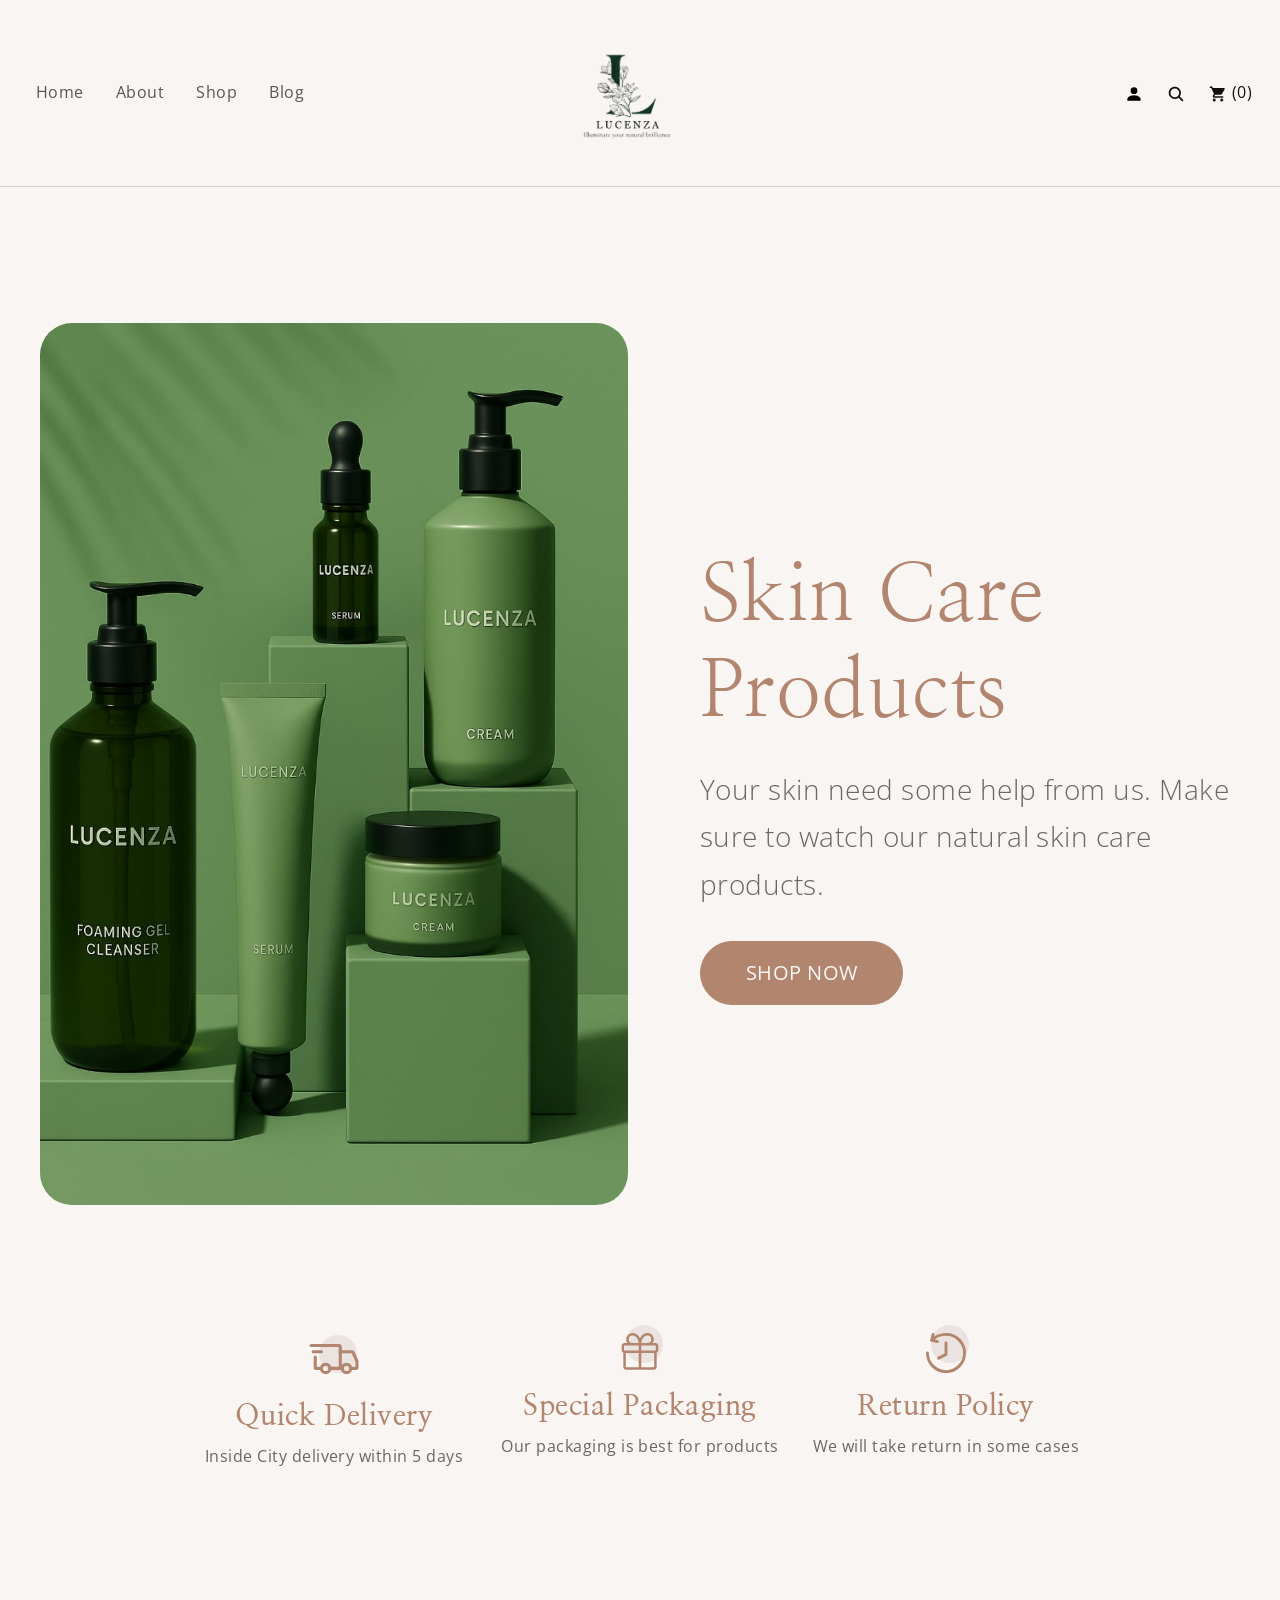
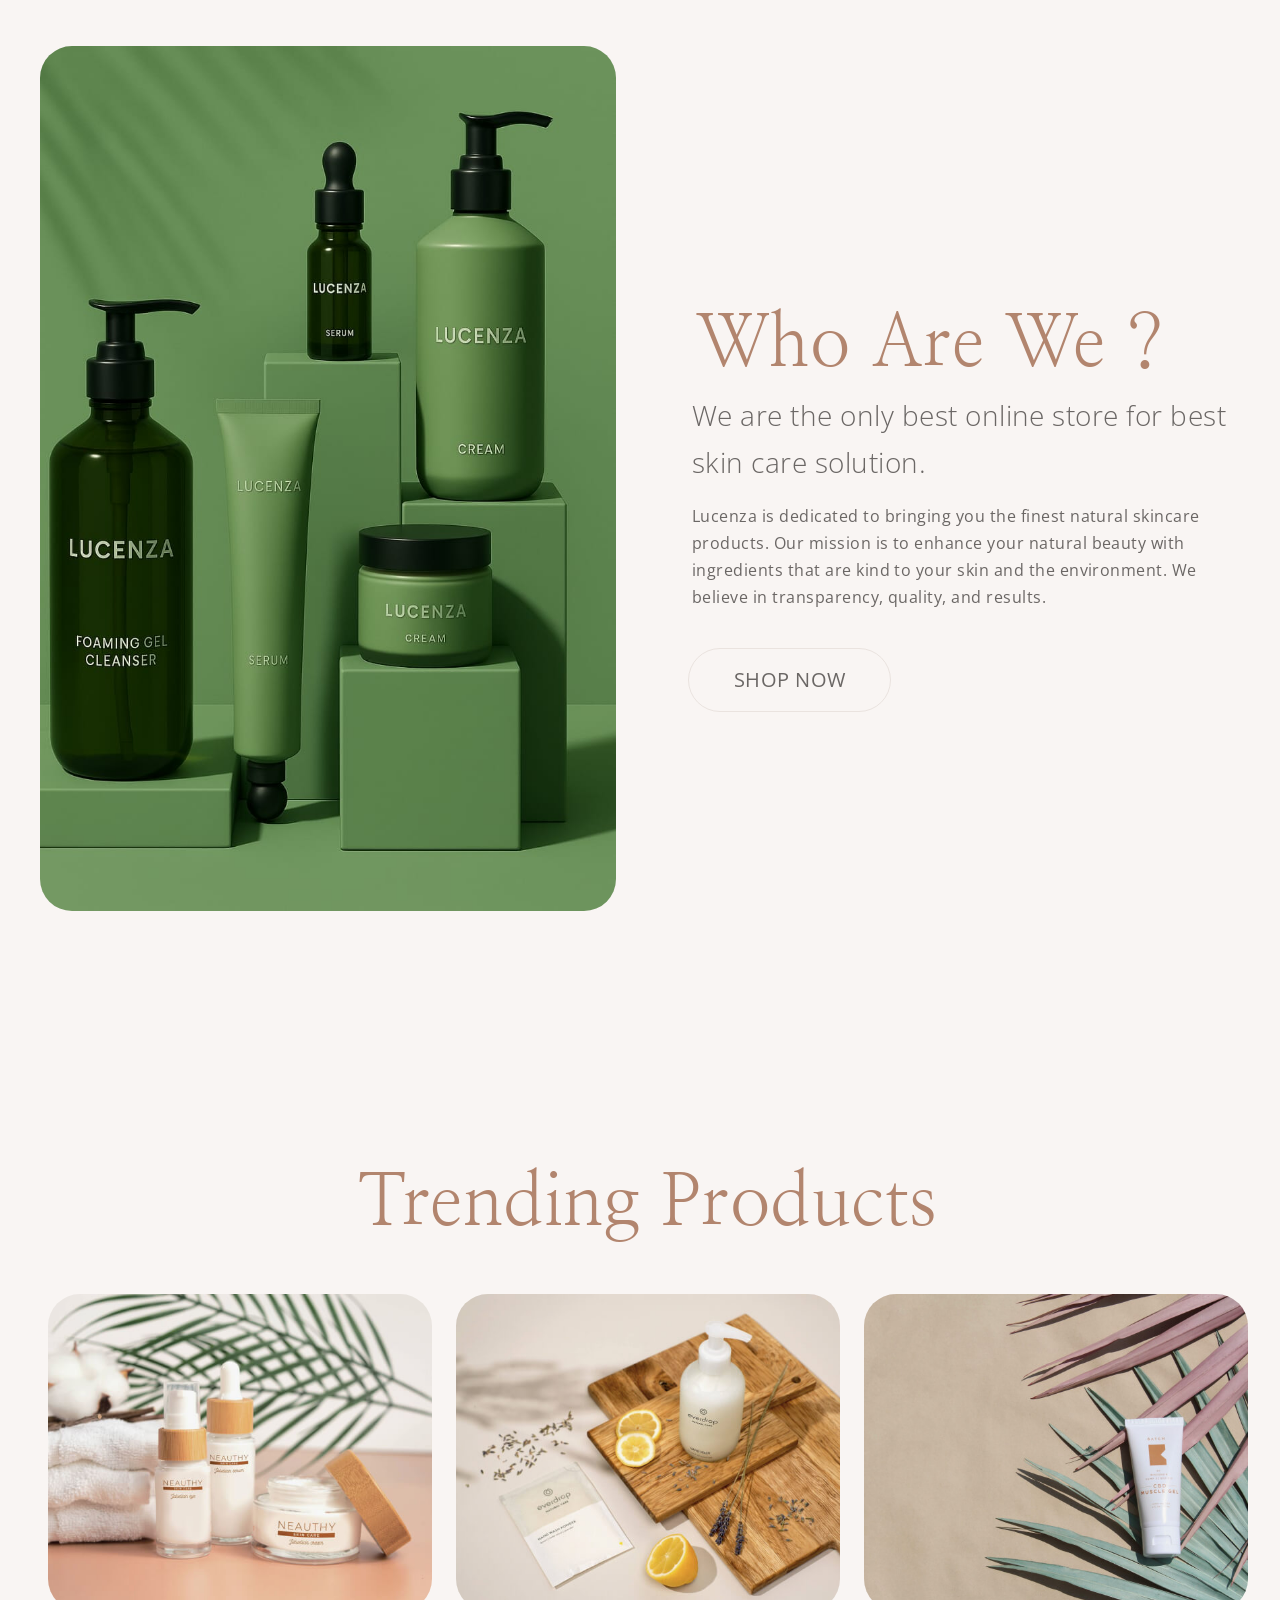
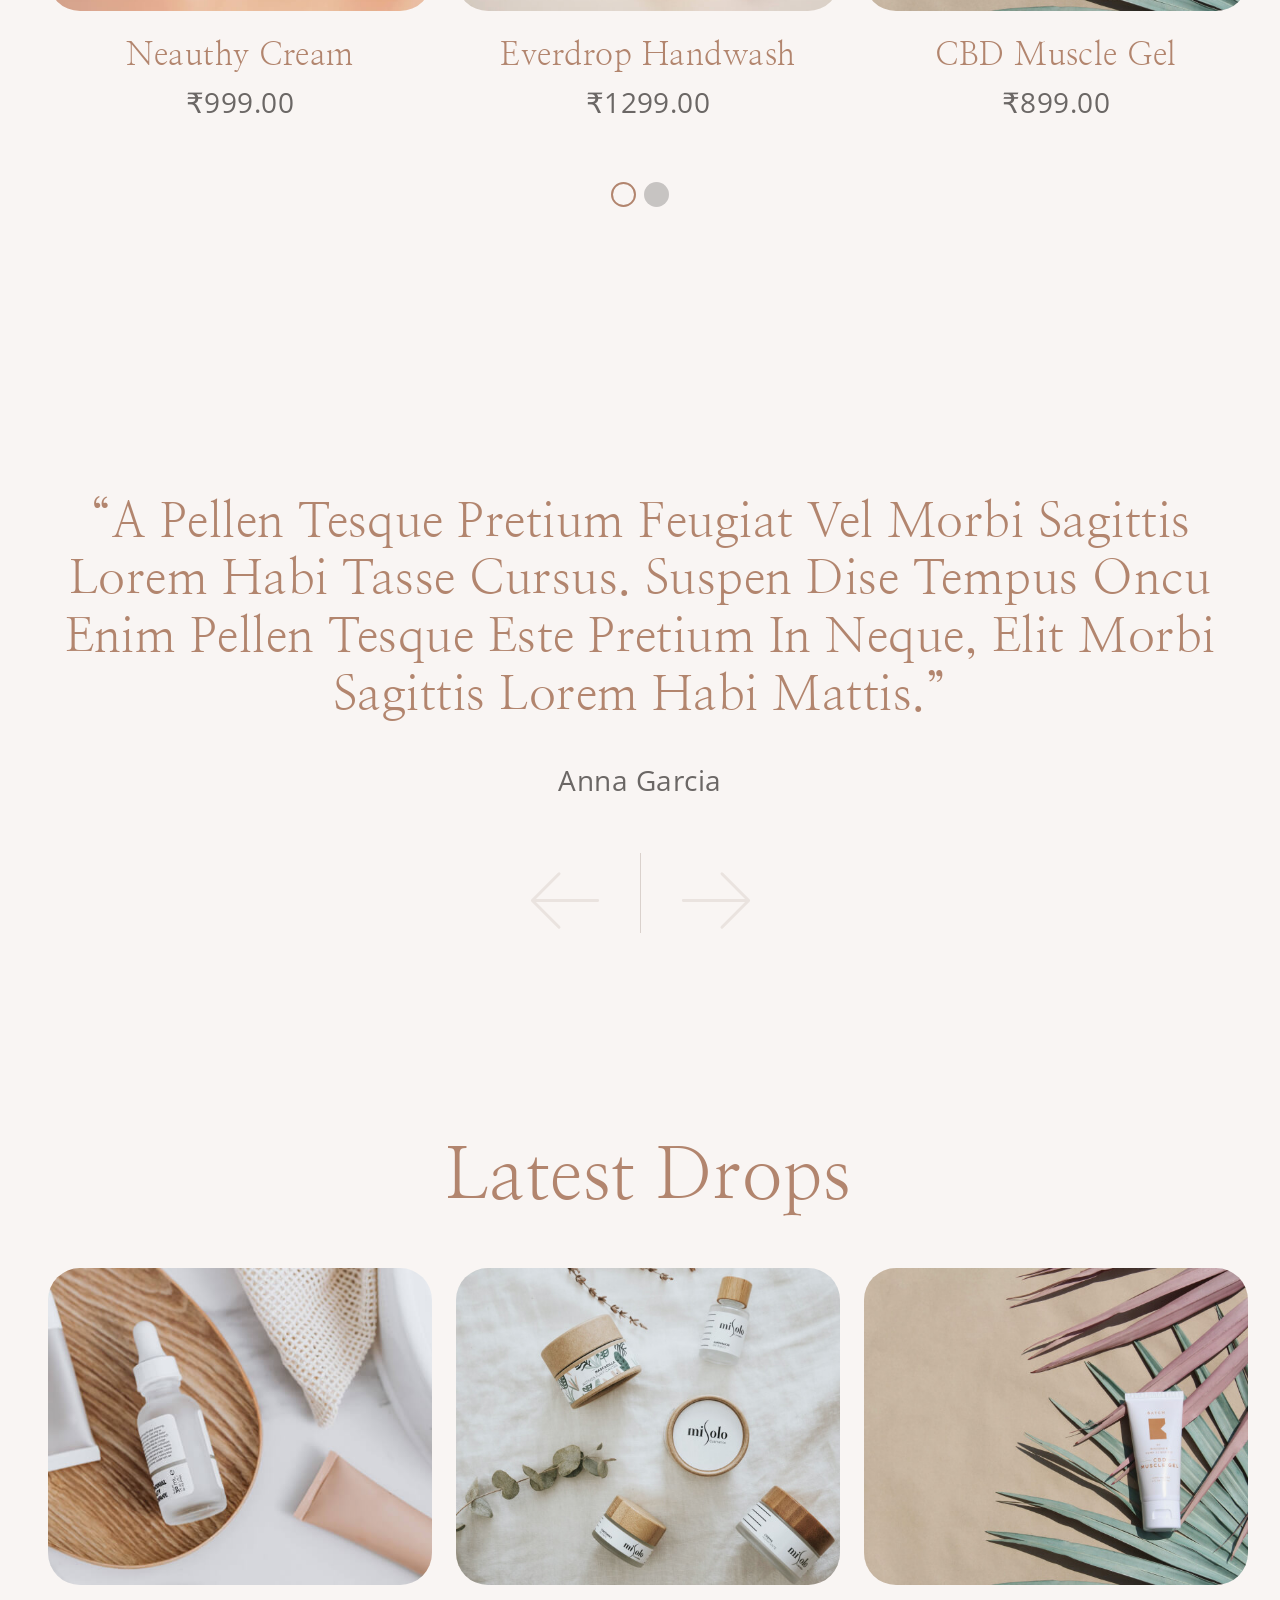
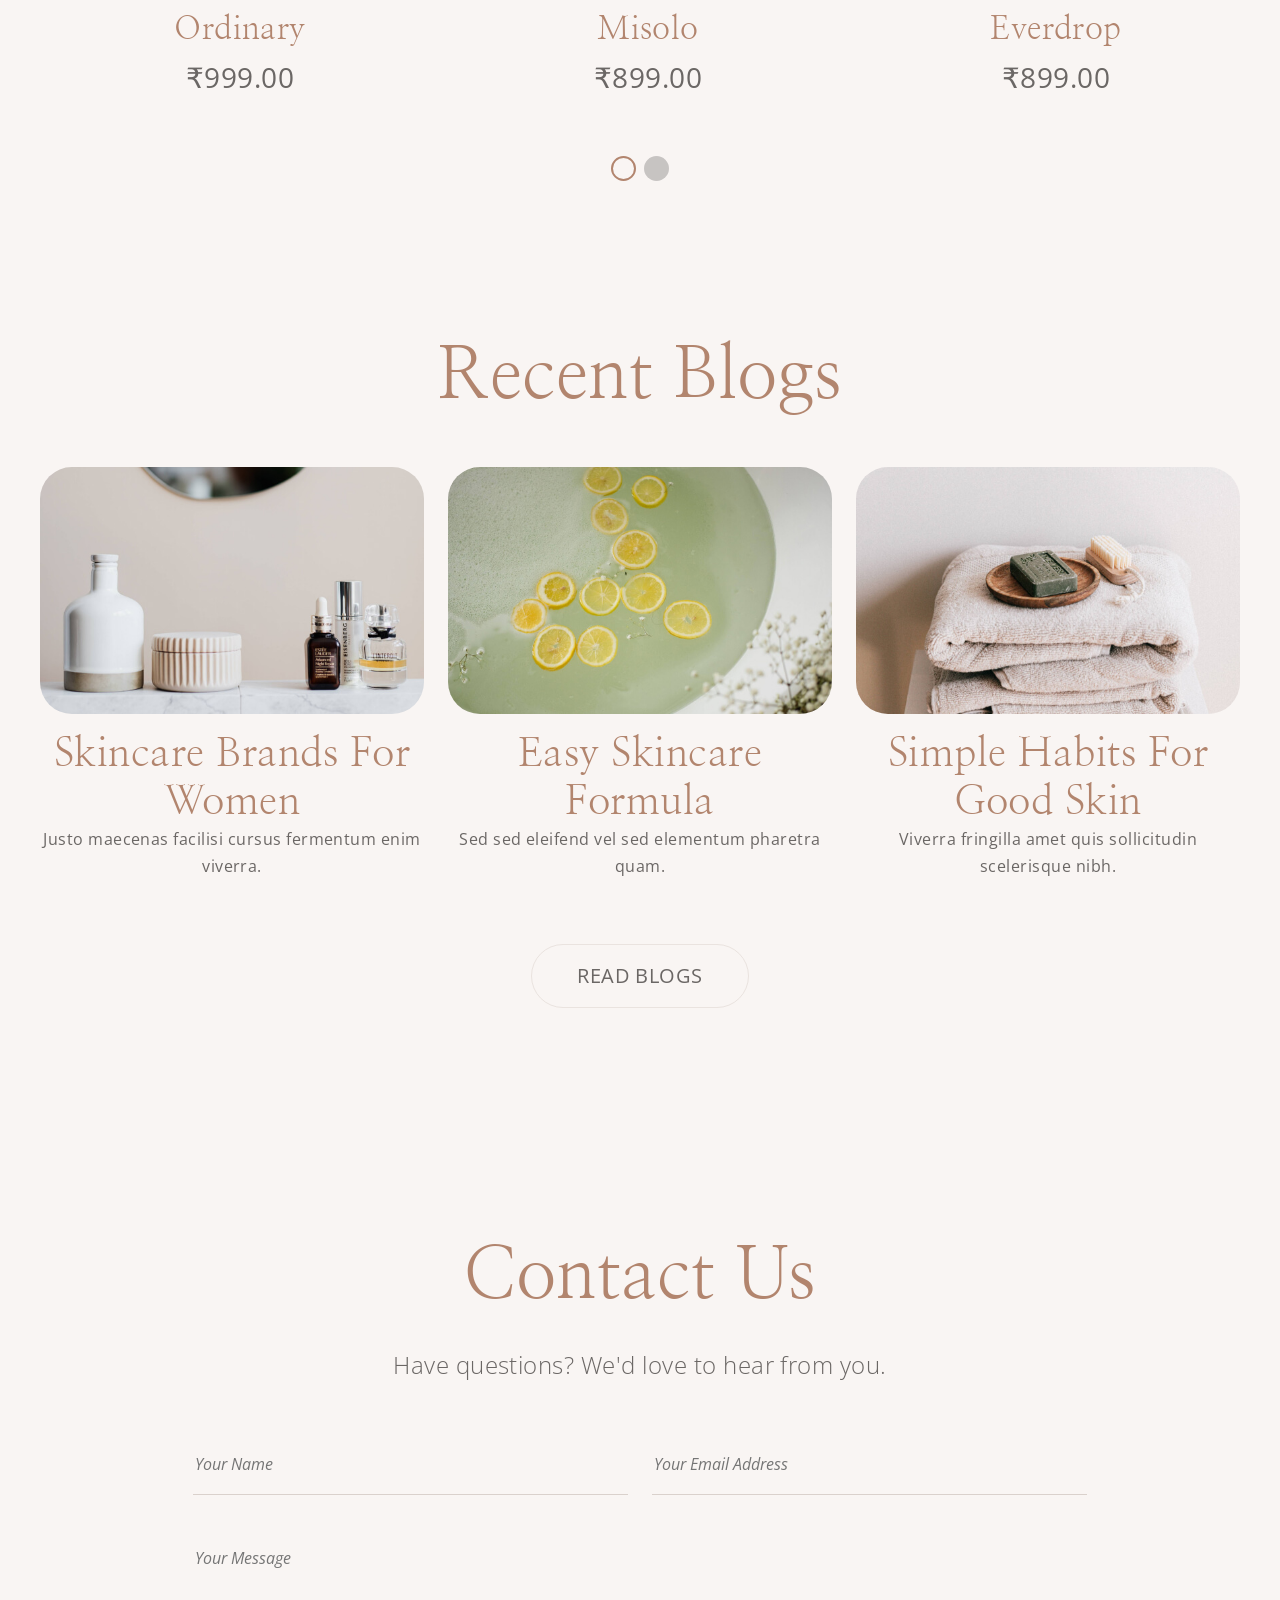
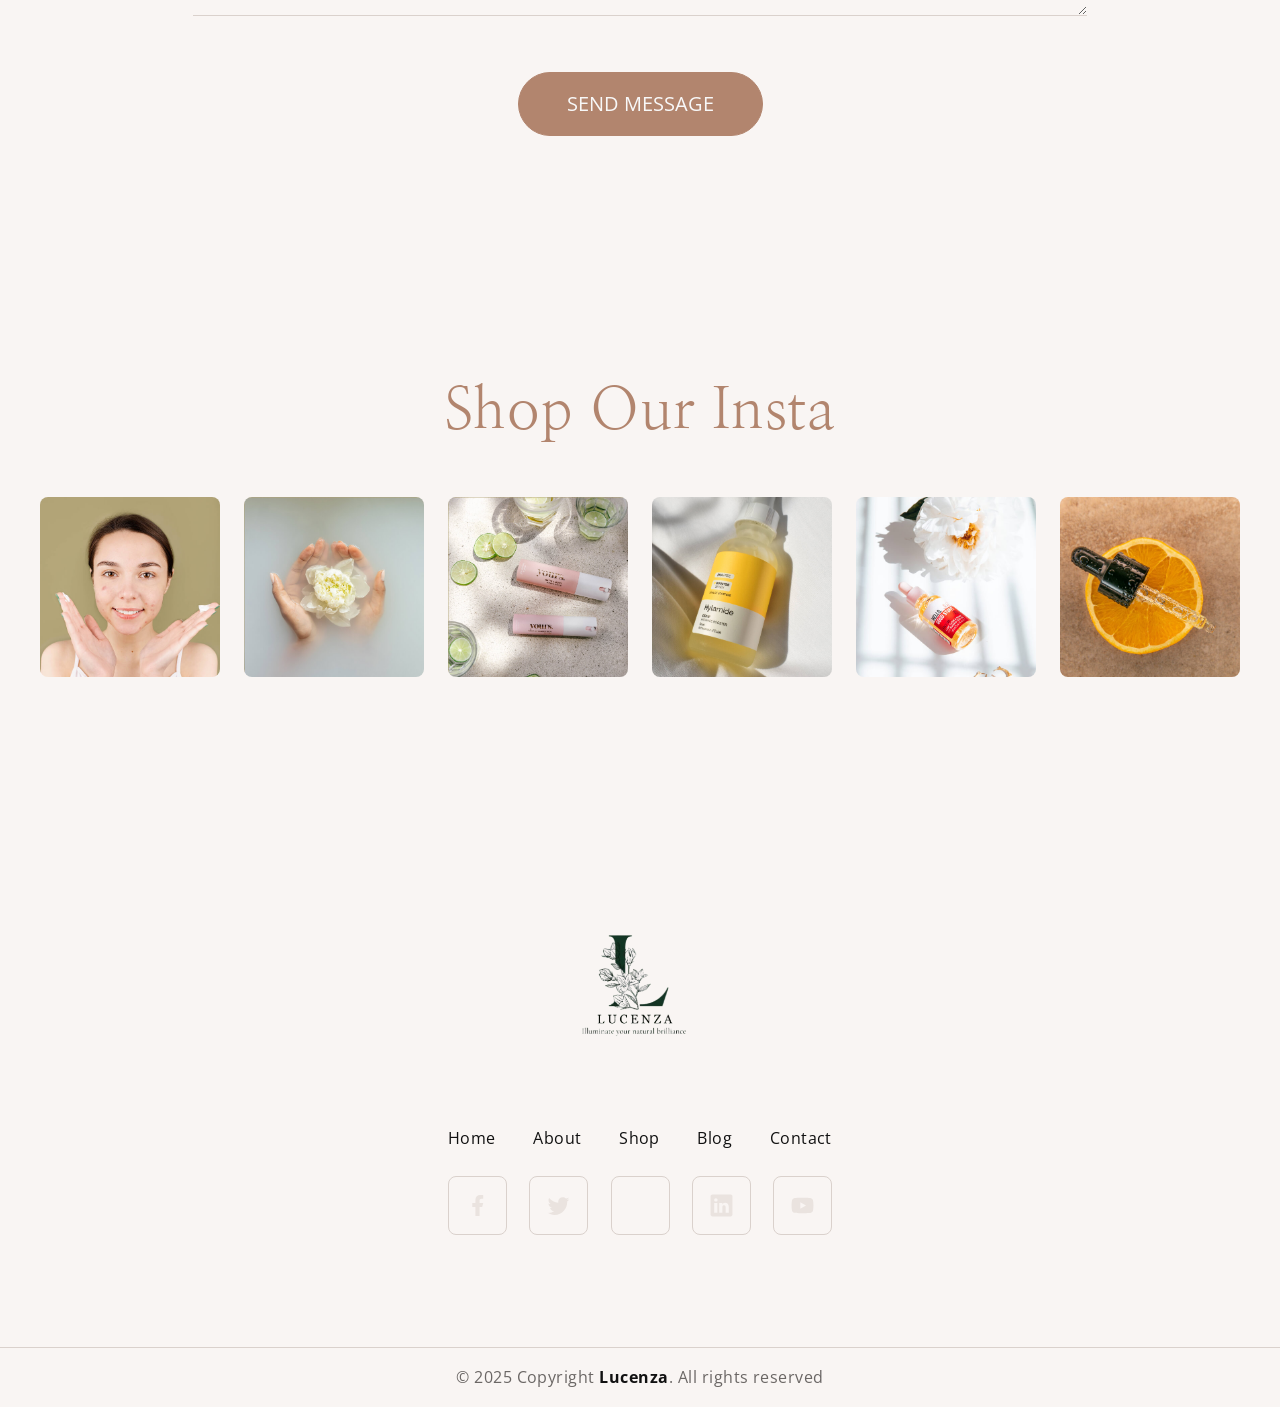
<file: index.html>
<!DOCTYPE html>
<html lang="en">

<head>
  <title>Lucenza - Skincare </title>
  <meta charset="utf-8">
  <meta http-equiv="X-UA-Compatible" content="IE=edge">
  <meta name="viewport" content="width=1200, initial-scale=1.0, maximum-scale=1.0, user-scalable=no">
  <meta name="format-detection" content="telephone=no">
  <meta name="apple-mobile-web-app-capable" content="yes">
  <meta name="author" content="TemplatesJungle">
  <meta name="keywords" content="html,css,template">
  <meta name="description" content="Bootstrap 5 Flores Skincare Products HTML CSS Template">
  <link href="https://cdn.jsdelivr.net/npm/bootstrap@5.3.0-alpha3/dist/css/bootstrap.min.css" rel="stylesheet"
    integrity="sha384-KK94CHFLLe+nY2dmCWGMq91rCGa5gtU4mk92HdvYe+M/SXH301p5ILy+dN9+nJOZ" crossorigin="anonymous">
  <link rel="stylesheet" type="text/css" href="css/vendor.css">
  <link rel="stylesheet" type="text/css" href="style.css">
  <link rel="stylesheet" href="https://cdn.jsdelivr.net/npm/swiper@9/swiper-bundle.min.css" />
  <link rel="preconnect" href="https://fonts.googleapis.com">
  <link rel="preconnect" href="https://fonts.gstatic.com" crossorigin>
  <link
    href="https://fonts.googleapis.com/css2?family=Nanum+Myeongjo:wght@400;700;800&family=Open+Sans:wght@300;400;500;600;700;800&display=swap"
    rel="stylesheet">
  <link rel="icon" type="image/png" href="images2/Lucenza.jpg">
</head>

<body class="bg-body" data-bs-spy="scroll" data-bs-target="#navbar" data-bs-root-margin="0px 0px -40%"
  data-bs-smooth-scroll="true" tabindex="0">
  <div class="desktop-only-message">This site is only available on desktop or laptop devices.</div>
  <svg xmlns="http://www.w3.org/2000/svg" style="display: none;">
    <symbol xmlns="http://www.w3.org/2000/svg" id="navbar-icon" viewBox="0 0 16 16">
      <path
        d="M14 10.5a.5.5 0 0 0-.5-.5h-3a.5.5 0 0 0 0 1h3a.5.5 0 0 0 .5-.5zm0-3a.5.5 0 0 0-.5-.5h-7a.5.5 0 0 0 0 1h7a.5.5 0 0 0 .5-.5zm0-3a.5.5 0 0 0-.5-.5h-11a.5.5 0 0 0 0 1h11a.5.5 0 0 0 .5-.5z" />
    </symbol>
    <symbol xmlns="http://www.w3.org/2000/svg" id="user" viewBox="0 0 16 16">
      <path d="M3 14s-1 0-1-1 1-4 6-4 6 3 6 4-1 1-1 1H3Zm5-6a3 3 0 1 0 0-6 3 3 0 0 0 0 6Z" />
    </symbol>
    <symbol xmlns="http://www.w3.org/2000/svg" id="cart" viewBox="0 0 24 24">
      <path fill="currentColor"
        d="M17 18c-1.11 0-2 .89-2 2a2 2 0 0 0 2 2a2 2 0 0 0 2-2a2 2 0 0 0-2-2M1 2v2h2l3.6 7.59l-1.36 2.45c-.15.28-.24.61-.24.96a2 2 0 0 0 2 2h12v-2H7.42a.25.25 0 0 1-.25-.25c0-.05.01-.09.03-.12L8.1 13h7.45c.75 0 1.41-.42 1.75-1.03l3.58-6.47c.07-.16.12-.33.12-.5a1 1 0 0 0-1-1H5.21l-.94-2M7 18c-1.11 0-2 .89-2 2a2 2 0 0 0 2 2a2 2 0 0 0 2-2a2 2 0 0 0-2-2Z" />
    </symbol>
    <symbol xmlns="http://www.w3.org/2000/svg" id="search" viewBox="0 0 512 512">
      <path fill="currentColor"
        d="M456.69 421.39L362.6 327.3a173.81 173.81 0 0 0 34.84-104.58C397.44 126.38 319.06 48 222.72 48S48 126.38 48 222.72s78.38 174.72 174.72 174.72A173.81 173.81 0 0 0 327.3 362.6l94.09 94.09a25 25 0 0 0 35.3-35.3ZM97.92 222.72a124.8 124.8 0 1 1 124.8 124.8a124.95 124.95 0 0 1-124.8-124.8Z" />
    </symbol>
    <symbol xmlns="http://www.w3.org/2000/svg" id="package" viewBox="0 0 24 24">
      <path fill="currentColor"
        d="M3.75 3.75A3.75 3.75 0 0 1 7.5 0c1.455 0 3.436.901 4.5 3.11C13.064.901 15.044 0 16.5 0a3.75 3.75 0 0 1 3 6h1.75c.966 0 1.75.784 1.75 1.75v2.5c0 .698-.409 1.301-1 1.582v8.418A1.75 1.75 0 0 1 20.25 22H3.75A1.75 1.75 0 0 1 2 20.25v-8.418c-.591-.282-1-.884-1-1.582v-2.5C1 6.784 1.784 6 2.75 6H4.5a3.733 3.733 0 0 1-.75-2.25ZM20.5 12h-7.75v8.5h7.5a.25.25 0 0 0 .25-.25Zm-9.25 8.5V12H3.5v8.25c0 .138.112.25.25.25Zm10-10a.25.25 0 0 0 .25-.25v-2.5a.25.25 0 0 0-.25-.25h-8.5v3Zm-18.5 0h8.5v-3h-8.5a.25.25 0 0 0-.25.25v2.5c0 .138.112.25.25.25Zm16-6.75A2.25 2.25 0 0 0 16.5 1.5c-1.15 0-3.433 1.007-3.72 4.5h3.72a2.25 2.25 0 0 0 2.25-2.25ZM11.22 6c-.287-3.493-2.57-4.5-3.72-4.5a2.25 2.25 0 1 0 0 4.5Z" />
    </symbol>
    <symbol xmlns="http://www.w3.org/2000/svg" id="return" viewBox="0 0 14 14">
      <g fill="none" stroke="currentColor" stroke-linecap="round" stroke-linejoin="round">
        <path d="M.5 7A6.5 6.5 0 1 0 7 .5a7.23 7.23 0 0 0-5 2" />
        <path d="m2.5.5l-.5 2L4 3m3 .5v4L4.4 8.8" />
      </g>
    </symbol>
    <symbol xmlns="http://www.w3.org/2000/svg" id="truck" viewBox="0 0 24 24">
      <g fill="none" stroke="currentColor" stroke-linecap="round" stroke-width="1.5">
        <path stroke-linejoin="round" stroke-miterlimit="1.5"
          d="M8 19a2 2 0 1 0 0-4a2 2 0 0 0 0 4Zm10 0a2 2 0 1 0 0-4a2 2 0 0 0 0 4Z" />
        <path d="M10.05 17H15V6.6a.6.6 0 0 0-.6-.6H1m4.65 11H3.6a.6.6 0 0 1-.6-.6v-4.9" />
        <path stroke-linejoin="round" d="M2 9h4" />
        <path d="M15 9h5.61a.6.6 0 0 1 .548.356l1.79 4.028a.6.6 0 0 1 .052.243V16.4a.6.6 0 0 1-.6.6h-1.9M15 17h1" />
      </g>
    </symbol>
    <symbol xmlns="http://www.w3.org/2000/svg" id="cart-outline" viewBox="0 0 24 24">
      <path fill="currentColor"
        d="M17 18a2 2 0 0 1 2 2a2 2 0 0 1-2 2a2 2 0 0 1-2-2c0-1.11.89-2 2-2M1 2h3.27l.94 2H20a1 1 0 0 1 1 1c0 .17-.05.34-.12.5l-3.58 6.47c-.34.61-1 1.03-1.75 1.03H8.1l-.9 1.63l-.03.12a.25.25 0 0 0 .25.25H19v2H7a2 2 0 0 1-2-2c0-.35.09-.68.24-.96l1.36-2.45L3 4H1V2m6 16a2 2 0 0 1 2 2a2 2 0 0 1-2 2a2 2 0 0 1-2-2c0-1.11.89-2 2-2m9-7l2.78-5H6.14l2.36 5H16Z" />
    </symbol>
    <symbol xmlns="http://www.w3.org/2000/svg" id="send" viewBox="0 0 32 32">
      <path fill="currentColor"
        d="M26.07 3.996a2.974 2.974 0 0 0-.933.223h-.004c-.285.113-1.64.683-3.7 1.547l-7.382 3.109c-5.297 2.23-10.504 4.426-10.504 4.426l.062-.024s-.359.118-.734.375a2.03 2.03 0 0 0-.586.567c-.184.27-.332.683-.277 1.11c.09.722.558 1.155.894 1.394c.34.242.664.355.664.355h.008l4.883 1.645c.219.703 1.488 4.875 1.793 5.836c.18.574.355.933.574 1.207c.106.14.23.257.379.351a1.119 1.119 0 0 0 .246.106l-.05-.012c.015.004.027.016.038.02c.04.011.067.015.118.023c.773.234 1.394-.246 1.394-.246l.035-.028l2.883-2.625l4.832 3.707l.11.047c1.007.442 2.027.196 2.566-.238c.543-.437.754-.996.754-.996l.035-.09l3.734-19.129c.106-.472.133-.914.016-1.343a1.807 1.807 0 0 0-.781-1.047a1.872 1.872 0 0 0-1.067-.27zm-.101 2.05c-.004.063.008.056-.02.177v.011l-3.699 18.93c-.016.027-.043.086-.117.145c-.078.062-.14.101-.465-.028l-5.91-4.531l-3.57 3.254l.75-4.79l9.656-9c.398-.37.265-.448.265-.448c.028-.454-.601-.133-.601-.133l-12.176 7.543l-.004-.02l-5.836-1.965v-.004l-.015-.003a.27.27 0 0 0 .03-.012l.032-.016l.031-.011s5.211-2.196 10.508-4.426c2.652-1.117 5.324-2.242 7.379-3.11a807.312 807.312 0 0 1 3.66-1.53c.082-.032.043-.032.102-.032z">
      </path>
    </symbol>
    <symbol xmlns="http://www.w3.org/2000/svg" id="facebook" viewBox="0 0 24 24">
      <path fill="currentColor"
        d="M14 13.5h2.5l1-4H14v-2c0-1.03 0-2 2-2h1.5V2.14c-.326-.043-1.557-.14-2.857-.14C11.928 2 10 3.657 10 6.7v2.8H7v4h3V22h4v-8.5Z" />
    </symbol>
    <symbol xmlns="http://www.w3.org/2000/svg" id="youtube" viewBox="0 0 32 32">
      <path fill="currentColor"
        d="M29.41 9.26a3.5 3.5 0 0 0-2.47-2.47C24.76 6.2 16 6.2 16 6.2s-8.76 0-10.94.59a3.5 3.5 0 0 0-2.47 2.47A36.13 36.13 0 0 0 2 16a36.13 36.13 0 0 0 .59 6.74a3.5 3.5 0 0 0 2.47 2.47c2.18.59 10.94.59 10.94.59s8.76 0 10.94-.59a3.5 3.5 0 0 0 2.47-2.47A36.13 36.13 0 0 0 30 16a36.13 36.13 0 0 0-.59-6.74ZM13.2 20.2v-8.4l7.27 4.2Z" />
    </symbol>
    <symbol xmlns="http://www.w3.org/2000/svg" id="instagram" viewBox="0 0 256 256">
      <path fill="currentColor"
        d="M128 80a48 48 0 1 0 48 48a48.05 48.05 0 0 0-48-48Zm0 80a32 32 0 1 1 32-32a32 32 0 0 1-32 32Zm48-136H80a56.06 56.06 0 0 0-56 56v96a56.06 56.06 0 0 0 56 56h96a56.06 56.06 0 0 0 56-56V80a56.06 56.06 0 0 0-56-56Zm40 152a40 40 0 0 1-40 40H80a40 40 0 0 1-40-40V80a40 40 0 0 1 40-40h96a40 40 0 0 1 40 40ZM192 76a12 12 0 1 1-12-12a12 12 0 0 1 12 12Z" />
    </symbol>
    <symbol xmlns="http://www.w3.org/2000/svg" id="twitter" viewBox="0 0 24 24">
      <path fill="currentColor"
        d="M22.46 6c-.77.35-1.6.58-2.46.69c.88-.53 1.56-1.37 1.88-2.38c-.83.5-1.75.85-2.72 1.05C18.37 4.5 17.26 4 16 4c-2.35 0-4.27 1.92-4.27 4.29c0 .34.04.67.11.98C8.28 9.09 5.11 7.38 3 4.79c-.37.63-.58 1.37-.58 2.15c0 1.49.75 2.81 1.91 3.56c-.71 0-1.37-.2-1.95-.5v.03c0 2.08 1.48 3.82 3.44 4.21a4.22 4.22 0 0 1-1.93.07a4.28 4.28 0 0 0 4 2.98a8.521 8.521 0 0 1-5.33 1.84c-.34 0-.68-.02-1.02-.06C3.44 20.29 5.7 21 8.12 21C16 21 20.33 14.46 20.33 8.79c0-.19 0-.37-.01-.56c.84-.6 1.56-1.36 2.14-2.23Z" />
    </symbol>
    <symbol xmlns="http://www.w3.org/2000/svg" id="linkedin" viewBox="0 0 512 512">
      <path fill="currentColor"
        d="M444.17 32H70.28C49.85 32 32 46.7 32 66.89v374.72C32 461.91 49.85 480 70.28 480h373.78c20.54 0 35.94-18.21 35.94-38.39V66.89C480.12 46.7 464.6 32 444.17 32Zm-273.3 373.43h-64.18V205.88h64.18ZM141 175.54h-.46c-20.54 0-33.84-15.29-33.84-34.43c0-19.49 13.65-34.42 34.65-34.42s33.85 14.82 34.31 34.42c-.01 19.14-13.31 34.43-34.66 34.43Zm264.43 229.89h-64.18V296.32c0-26.14-9.34-44-32.56-44c-17.74 0-28.24 12-32.91 23.69c-1.75 4.2-2.22 9.92-2.22 15.76v113.66h-64.18V205.88h64.18v27.77c9.34-13.3 23.93-32.44 57.88-32.44c42.13 0 74 27.77 74 87.64Z" />
    </symbol>
    <symbol xmlns="http://www.w3.org/2000/symbol" id="arrow-left-light" viewBox="0 0 256 256">
      <path fill="currentColor"
        d="M220 128a4 4 0 0 1-4 4H49.66l65.17 65.17a4 4 0 0 1-5.66 5.66l-72-72a4 4 0 0 1 0-5.66l72-72a4 4 0 0 1 5.66 5.66L49.66 124H216a4 4 0 0 1 4 4Z" />
    </symbol>
    <symbol xmlns="http://www.w3.org/2000/symbol" id="arrow-right-light" viewBox="0 0 256 256">
      <path fill="currentColor"
        d="m218.83 130.83l-72 72a4 4 0 0 1-5.66-5.66L206.34 132H40a4 4 0 0 1 0-8h166.34l-65.17-65.17a4 4 0 0 1 5.66-5.66l72 72a4 4 0 0 1 0 5.66Z" />
    </symbol>
    <symbol xmlns="http://www.w3.org/2000/svg" id="close-btn" viewBox="0 0 24 24">
      <path fill="currentColor"
        d="M6.4 19L5 17.6l5.6-5.6L5 6.4L6.4 5l5.6 5.6L17.6 5L19 6.4L13.4 12l5.6 5.6l-1.4 1.4l-5.6-5.6L6.4 19Z" />
    </symbol>
  </svg>
  <div class="offcanvas offcanvas-end" data-bs-scroll="true" tabindex="-1" id="offcanvasCart" aria-labelledby="My Cart">
    <div class="offcanvas-header">
      <button type="button" class="btn-close" data-bs-dismiss="offcanvas" aria-label="Close"></button>
    </div>
    <div class="offcanvas-body">
      <div class="order-md-last">
        <h4 class="d-flex justify-content-between align-items-center mb-3 border-bottom pb-3">
          <span class="text-dark">Cart</span>
          <span class="badge bg-primary rounded-pill cart-count">0</span>
        </h4>
        <ul class="list-group mb-3" id="cart-list">
          <!-- Cart items will be dynamically added here -->
          <li class="list-group-item border-0 d-flex justify-content-between lh-sm empty-cart-msg">
            <div>
              <h6 class="my-0">Your cart is empty</h6>
            </div>
          </li>
        </ul>
        <div class="d-flex justify-content-between p-3 border-top">
          <span>Total (INR)</span>
          <strong id="cart-total">₹0</strong>
        </div>
        <a href="checkout.html" class="w-100 btn btn-dark btn-lg">Continue to Checkout</a>
      </div>
    </div>
  </div>
  <div class="search-box position-relative overflow-hidden w-100">
    <div class="search-wrap">
      <div class="close-button position-absolute">
        <svg class="close-btn" width="18" height="18">
          <use xlink:href="#close-btn"></use>
        </svg>
      </div>
      <form id="search-form" class="text-center pt-3" action="" method="">
        <input type="text" class="search-input fs-5 p-4 bg-body" placeholder="Search...">
        <svg class="search" width="22" height="22">
          <use xlink:href="#search"></use>
        </svg>
      </form>
    </div>
  </div>
  <header id="header" class="site-header border-bottom ">
    <div class="container-fluid">
      <div class="row">
        <nav class="navbar navbar-expand-lg">
          <button class="navbar-toggler d-flex d-lg-none order-3 p-2 border-0 shadow-none" type="button"
            data-bs-toggle="offcanvas" data-bs-target="#bdNavbar" aria-controls="bdNavbar" aria-expanded="false"
            aria-label="Toggle navigation">
            <svg class="navbar-icon" width="40" height="40">
              <use xlink:href="#navbar-icon"></use>
            </svg>
          </button>
          <a href="index.html" class="navbar-brand order-2 order-lg-2 d-flex d-lg-none">
            <img src="images/main-logo.png" alt="Logo">
          </a>
          <div class="offcanvas offcanvas-end order-3" tabindex="-1" id="bdNavbar"
            aria-labelledby="bdNavbarOffcanvasLabel">
            <div class="offcanvas-body align-items-center">
              <div class="offcanvas-header px-4 pb-0">
                <button type="button" class="btn-close btn-close-black" data-bs-dismiss="offcanvas" aria-label="Close"
                  data-bs-target="#bdNavbar"></button>
              </div>
              <div class="col-md-5">
                <div class="navbar-collapse order-1 order-lg-1" id="navbarMenu">
                  <ul class="navbar-nav mr-auto">
                    <li class="nav-item">
                      <a class="nav-link pe-4" href="index.html">Home</a>
                    </li>
                    <li class="nav-item">
                      <a class="nav-link pe-4" href="#about-us">About</a>
                    </li>
                    <li class="nav-item">
                      <a class="nav-link pe-4" href="#trending-products">Shop</a>
                    </li>
                    <li class="nav-item">
                      <a class="nav-link pe-4" href="#latest-blog">Blog</a>
                    </li>


                  </ul>
                </div>
              </div>
              <div class="col-md-2 d-flex justify-content-center">
                <a href="index.html" class="navbar-brand order-2 order-lg-2">
                  <img class="navbar-logo" src="images2/NoBG.png" alt="Logo">
                </a>
              </div>
              <div class="col-md-5">
                <ul
                  class="user-items list-unstyled d-none d-lg-flex justify-content-end align-items-center order-3 flex-grow-1 gap-4 m-0">
                  <li>
                    <a href="#" data-bs-toggle="offcanvas" data-bs-target="#offcanvasLogin"
                      aria-controls="offcanvasLogin">
                      <svg class="user" width="18" height="18">
                        <use xlink:href="#user"></use>
                      </svg>
                    </a>
                  </li>
                  <li class="search-item" data-bs-toggle="collapse" data-bs-target="#search-box"
                    aria-controls="search-box" aria-expanded="false" aria-label="Toggle navigation">
                    <a href="#">
                      <svg class="search" width="18" height="18">
                        <use xlink:href="#search"></use>
                      </svg>
                    </a>
                  </li>
                  <li>
                    <a href="#" data-bs-toggle="offcanvas" data-bs-target="#offcanvasCart"
                      aria-controls="offcanvasCart">
                      <svg class="cart" width="18" height="18">
                        <use xlink:href="#cart"></use>
                      </svg>
                      <span class="cart-count">(0)</span>
                    </a>
                  </li>
                </ul>
              </div>
            </div>
          </div>
        </nav>
      </div>
    </div>
  </header>


  <section id="intro" class="my-lg-8">
    <div class="container-lg">
      <div class="row align-items-center justify-content-center">
        <div class="col-lg-6">
          <div class="image-holder text-center">
            <img src="images2/Hero.jpg" alt="banner" class="img-fluid rounded-5">
          </div>
        </div>
        <div class="col-lg-6">
          <div class="banner-content ms-lg-5">
            <h1 class="display-1">Skin Care Products</h1>
            <p class="fs-3 fw-light">Your skin need some help from us. Make sure to watch our natural skin care
              products.</p>
            <a href="#trending-products" class="btn btn-lg btn-primary text-uppercase mt-3 rounded-5">Shop Now</a>
          </div>
        </div>
      </div>
    </div>
  </section>


  <section id="company-services">
    <div class="container-lg">
      <div class="row justify-content-center">
        <div class="col-lg-3 col-md-6 col-sm-6 mb-4">
          <div class="icon-box text-center">
            <div class="icon-box-icon mb-3">
              <svg class="truck svg-primary" width="50" height="50">
                <use xlink:href="#truck"></use>
              </svg>
              <div class="circle-pattern position-relative"></div>
            </div>
            <div class="icon-box-content">
              <h4 class="fw-3 fw-bold text-capitalize">Quick delivery</h4>
              <p>Inside City delivery within 5 days</p>
            </div>
          </div>
        </div>
        <div class="col-lg-3 col-md-6 col-sm-6 mb-4">
          <div class="icon-box text-center">
            <div class="icon-box-icon mb-3">
              <svg class="package svg-primary" width="40" height="40">
                <use xlink:href="#package"></use>
              </svg>
              <div class="circle-pattern position-relative"></div>
            </div>
            <div class="icon-box-content">
              <h4 class="fw-3 fw-bold text-capitalize">Special Packaging</h4>
              <p>Our packaging is best for products </p>
            </div>
          </div>
        </div>
        <div class="col-lg-3 col-md-6 col-sm-6 mb-4">
          <div class="icon-box text-center">
            <div class="icon-box-icon mb-3">
              <svg class="return svg-primary" width="40" height="40">
                <use xlink:href="#return"></use>
              </svg>
              <div class="circle-pattern position-relative"></div>
            </div>
            <div class="icon-box-content">
              <h4 class="fw-3 fw-bold text-capitalize">Return policy</h4>
              <p>We will take return in some cases</p>
            </div>
          </div>
        </div>
      </div>
    </div>
  </section>


  <section id="about-us" class="py-lg-8">
    <div class="container">
      <div class="row align-items-center g-md-5">
        <div class="col-lg-6 col-md-6 col-sm-12 mb-5">
          <div class="display-header">
            <div class="image-holder">
              <img src="images2/Hero.jpg" alt="about" class="img-fluid rounded-5">
            </div>
          </div>
        </div>
        <div class="col-lg-6 col-md-6 col-sm-12 ps-5">
          <div class="p-1">
            <h2 class="display-2 m-1">Who Are We ?</h2>
            <p class="fs-3 fw-light">We are the only best online store for best skin care solution.</p>
            <p>Lucenza is dedicated to bringing you the finest natural skincare products. Our mission is to enhance your natural beauty with ingredients that are kind to your skin and the environment. We believe in transparency, quality, and results.</p>
          </div>
          <div class="text-left">
            <a href="#trending-products" class="btn btn-lg btn-outline-gray text-uppercase mt-3 rounded-5">Shop Now</a>
          </div>
        </div>
      </div>
    </div>
  </section>


  <section id="trending-products" class="product-carousel overflow-hidden p-5 bg-overlay position-relative">
    <div class="container-lg">
      <div class="section-header text-center mb-5">
        <h2 class="display-2">Trending Products</h2>
      </div>
      <div class="swiper product-swiper mb-5">
        <div class="swiper-wrapper">
          <div class="swiper-slide">
            <div class="product-item">
              <div class="image-holder position-relative">
                <img src="images/product-item1.jpg" alt="product-item" class="img-fluid rounded-5">
                <div
                  class="cart-button overlay-item position-absolute d-flex justify-content-center align-items-center">
                  <div class="btn-left">
                    <a href="#" class="btn btn-normal text-light" data-bs-toggle="offcanvas" data-bs-target="#offcanvasCart" aria-controls="offcanvasCart">Add to Cart</a>
                  </div>
                </div>
              </div>
              <div class="product-detail text-center">
                <h3 class="fs-2 mb-1">
                  <a href="#" class="text-primary">Neauthy Cream</a>
                </h3>
                <span class="item-price text-gray-dark fs-3">₹999.00</span>
              </div>
            </div>
          </div>
          <div class="swiper-slide">
            <div class="product-item">
              <div class="image-holder position-relative">
                <img src="images/product-item2.jpg" alt="product-item" class="img-fluid rounded-5">
                <div
                  class="cart-button overlay-item position-absolute d-flex justify-content-center align-items-center">
                  <div class="btn-left">
                    <a href="#" class="btn btn-normal text-light" data-bs-toggle="offcanvas" data-bs-target="#offcanvasCart" aria-controls="offcanvasCart">Add to Cart</a>
                  </div>
                </div>
              </div>
              <div class="product-detail text-center">
                <h3 class="fs-2 mb-1">
                  <a href="#" class="text-primary">Everdrop Handwash</a>
                </h3>
                <span class="item-price text-gray-dark fs-3">₹1299.00</span>
              </div>
            </div>
          </div>
          <div class="swiper-slide">
            <div class="product-item">
              <div class="image-holder position-relative">
                <img src="images/product-item3.jpg" alt="product-item" class="img-fluid rounded-5">
                <div
                  class="cart-button overlay-item position-absolute d-flex justify-content-center align-items-center">
                  <div class="btn-left">
                    <a href="#" class="btn btn-normal text-light" data-bs-toggle="offcanvas" data-bs-target="#offcanvasCart" aria-controls="offcanvasCart">Add to Cart</a>
                  </div>
                </div>
              </div>
              <div class="product-detail text-center">
                <h3 class="fs-2 mb-1">
                  <a href="#" class="text-primary">CBD Muscle Gel</a>
                </h3>
                <span class="item-price text-gray-dark fs-3">₹899.00</span>
              </div>
            </div>
          </div>
          <div class="swiper-slide">
            <div class="product-item">
              <div class="image-holder position-relative">
                <img src="images/product-item1.jpg" alt="product-item" class="img-fluid rounded-5">
                <div
                  class="cart-button overlay-item position-absolute d-flex justify-content-center align-items-center">
                  <div class="btn-left">
                    <a href="#" class="btn btn-normal text-light" data-bs-toggle="offcanvas" data-bs-target="#offcanvasCart" aria-controls="offcanvasCart">Add to Cart</a>
                  </div>
                </div>
              </div>
              <div class="product-detail text-center">
                <h3 class="fs-2 mb-1">
                  <a href="#" class="text-primary">Neauthy Cream</a>
                </h3>
                <span class="item-price text-gray-dark fs-3">₹999.00</span>
              </div>
            </div>
          </div>
        </div>
      </div>
      <div class="swiper-pagination position-absolute"></div>
    </div>
  </section>


  <section id="testimonials" class="my-lg-8">
    <div class="container">
      <div class="swiper review-swiper position-relative py-lg-8">
        <div class="swiper-wrapper">
          <div class="swiper-slide text-center d-flex justify-content-center">
            <div class="review-item">
              <blockquote class="display-5 heading-font text-capitalize text-primary">“A pellen tesque pretium feugiat
                vel morbi sagittis lorem habi tasse cursus. Suspen dise tempus oncu enim pellen tesque este pretium in
                neque, elit morbi sagittis lorem habi mattis.”</blockquote>
              <div class="author-detail">
                <div class="name text-gray-dark text-capitalize pt-3 fs-3">Anna Garcia</div>
              </div>
            </div>
          </div>
          <div class="swiper-slide text-center d-flex justify-content-center">
            <div class="review-item">
              <blockquote class="display-5 heading-font text-capitalize text-primary">“Vel morbi sagittis lorem habi
                tasse cursus. Suspen dise tempus oncu enim pellen tesque este pretium in neque, elit morbi sagittis
                lorem habi mattis.”</blockquote>
              <div class="author-detail">
                <div class="name text-gray-dark text-capitalize pt-3 fs-3">Jenny Brown</div>
              </div>
            </div>
          </div>
        </div>
        <div class="swiper-arrow-wrap position-absolute d-flex align-items-center justify-content-center mt-5">
          <div class="swiper-arrow swiper-arrow-prev border-end">
            <svg class="arrow-left-light svg-secondary" width="150" height="95">
              <use xlink:href="#arrow-left-light" />
            </svg>
          </div>
          <div class="swiper-arrow swiper-arrow-next">
            <svg class="arrow-right-light svg-secondary" width="150" height="95">
              <use xlink:href="#arrow-right-light" />
            </svg>
          </div>
        </div>
      </div>
    </div>
  </section>




  <section id="latest-drops" class="product-carousel overflow-hidden p-5 bg-overlay position-relative">
    <div class="container-lg">
      <div class="section-header text-center mb-5">
        <h2 class="display-2">Latest Drops</h2>
      </div>
      <div class="swiper product-swiper mb-5">
        <div class="swiper-wrapper">
          <div class="swiper-slide">
            <div class="product-item">
              <div class="image-holder position-relative">
                <img src="images/product-item5.jpg" alt="product-item" class="img-fluid rounded-5">
                <div
                  class="cart-button overlay-item position-absolute d-flex justify-content-center align-items-center">
                  <div class="btn-left">
                    <a href="#" class="btn btn-normal text-light" data-bs-toggle="offcanvas" data-bs-target="#offcanvasCart" aria-controls="offcanvasCart">Add to Cart</a>
                  </div>
                </div>
              </div>
              <div class="product-detail text-center">
                <h3 class="fs-2 mb-1">
                  <a href="#" class="text-primary">Ordinary</a>
                </h3>
                <span class="item-price text-gray-dark fs-3">₹999.00</span>
              </div>
            </div>
          </div>
          <div class="swiper-slide">
            <div class="product-item">
              <div class="image-holder position-relative">
                <img src="images/product-item6.jpg" alt="product-item" class="img-fluid rounded-5">
                <div
                  class="cart-button overlay-item position-absolute d-flex justify-content-center align-items-center">
                  <div class="btn-left">
                    <a href="#" class="btn btn-normal text-light" data-bs-toggle="offcanvas" data-bs-target="#offcanvasCart" aria-controls="offcanvasCart">Add to Cart</a>
                  </div>
                </div>
              </div>
              <div class="product-detail text-center">
                <h3 class="fs-2 mb-1">
                  <a href="#" class="text-primary">Misolo</a>
                </h3>
                <span class="item-price text-gray-dark fs-3">₹899.00</span>
              </div>
            </div>
          </div>
          <div class="swiper-slide">
            <div class="product-item">
              <div class="image-holder position-relative">
                <img src="images/product-item3.jpg" alt="product-item" class="img-fluid rounded-5">
                <div
                  class="cart-button overlay-item position-absolute d-flex justify-content-center align-items-center">
                  <div class="btn-left">
                    <a href="#" class="btn btn-normal text-light" data-bs-toggle="offcanvas" data-bs-target="#offcanvasCart" aria-controls="offcanvasCart">Add to Cart</a>
                  </div>
                </div>
              </div>
              <div class="product-detail text-center">
                <h3 class="fs-2 mb-1">
                  <a href="#" class="text-primary">Everdrop</a>
                </h3>
                <span class="item-price text-gray-dark fs-3">₹899.00</span>
              </div>
            </div>
          </div>
          <div class="swiper-slide">
            <div class="product-item">
              <div class="image-holder position-relative">
                <img src="images/product-item5.jpg" alt="product-item" class="img-fluid rounded-5">
                <div
                  class="cart-button overlay-item position-absolute d-flex justify-content-center align-items-center">
                  <div class="btn-left">
                    <a href="#" class="btn btn-normal text-light" data-bs-toggle="offcanvas" data-bs-target="#offcanvasCart" aria-controls="offcanvasCart">Add to Cart</a>
                  </div>
                </div>
              </div>
              <div class="product-detail text-center">
                <h3 class="fs-2 mb-1">
                  <a href="#" class="text-primary">Ordinary</a>
                </h3>
                <span class="item-price text-gray-dark fs-3">₹999.00</span>
              </div>
            </div>
          </div>
        </div>
      </div>
      <div class="swiper-pagination position-absolute"></div>
    </div>
  </section>


  <section id="latest-blog" class="my-lg-8">
    <div class="container-lg">
      <div class="section-header text-center mb-5">
        <h2 class="display-2">Recent Blogs</h2>
      </div>
      <div class="row">
        <div class="col-lg-4 col-md-6">
          <article class="card-item mb-5">
            <div class="card-image text-center">
              <a href="#subscribe">
                <img src="images/post-image1.jpg" alt="post-image" class="img-fluid rounded-5">
              </a>
            </div>
            <div class="card-body text-center my-3">
              <h3 class="display-6 text-capitalize m-0">
                <a href="#subscribe" class="text-primary">Skincare brands for women</a>
              </h3>
              <p>Justo maecenas facilisi cursus fermentum enim viverra.</p>
            </div>
          </article>
        </div>
        <div class="col-lg-4 col-md-6">
          <article class="card-item mb-5">
            <div class="card-image text-center">
              <a href="#subscribe">
                <img src="images/post-image2.jpg" alt="post-image" class="img-fluid rounded-5">
              </a>
            </div>
            <div class="card-body text-center my-3">
              <h3 class="display-6 text-capitalize m-0">
                <a href="#subscribe" class="text-primary">Easy skincare formula</a>
              </h3>
              <p>Sed sed eleifend vel sed elementum pharetra quam.</p>
            </div>
          </article>
        </div>
        <div class="col-lg-4 col-md-6">
          <article class="card-item mb-5">
            <div class="card-image text-center">
              <a href="#subscribe">
                <img src="images/post-image3.jpg" alt="post-image" class="img-fluid rounded-5">
              </a>
            </div>
            <div class="card-body text-center my-3">
              <h3 class="display-6 text-capitalize m-0">
                <a href="#subscribe" class="text-primary">Simple habits for good skin</a>
              </h3>
              <p>Viverra fringilla amet quis sollicitudin scelerisque nibh.</p>
            </div>
          </article>
        </div>
      </div>
      <div class="text-center">
        <a href="#subscribe" class="btn btn-lg btn-outline-gray text-uppercase mt-3 rounded-5">Read Blogs</a>
      </div>
    </div>
  </section>



  <section id="subscribe" class="py-lg-6">
    <div class="container">
      <div class="row d-flex justify-content-center">
        <div class="col-lg-9">
          <div class="subscribe-content">
            <div class="subscribe-header text-center">
              <h2 class="display-2 text-capitalize">Contact Us</h2>
              <p class="fs-4 fw-light">Have questions? We'd love to hear from you.</p>
            </div>
            <form id="contact-form" class="py-5">
              <div class="row">
                <div class="col-md-6 mb-5">
                  <input type="text" name="name" placeholder="Your Name"
                    class="w-100 bg-transparent border-0 border-bottom pb-3 fst-italic">
                </div>
                <div class="col-md-6 mb-5">
                  <input type="email" name="email" placeholder="Your Email Address"
                    class="w-100 bg-transparent border-0 border-bottom pb-3 fst-italic" required>
                </div>
              </div>
              <div class="mb-5">
                <textarea name="message" placeholder="Your Message"
                  class="w-100 bg-transparent border-0 border-bottom pb-3 fst-italic" rows="2"></textarea>
              </div>
              <div class="text-center">
                <button type="submit" class="btn btn-lg btn-primary rounded-5 px-5 text-uppercase">Send Message</button>
              </div>
            </form>
          </div>
        </div>
      </div>
    </div>
  </section>


  <section id="instagram-wrap" class="bg-overlay py-lg-7">
    <div class="container-lg">
      <div class="section-header text-center mb-5">
        <h2 class="section-title">Shop Our Insta</h2>
      </div>
      <div class="row">
        <div class="col-lg-2 col-md-4 col-sm-6 mb-3">
          <div class="image-holder position-relative">
            <a href="https://www.instagram.com/lucenza.moments?utm_source=ig_web_button_share_sheet&igsh=ZDNlZDc0MzIxNw==" target="_blank">
              <img src="images/insta-item1.jpg" alt="instagram" class="img-fluid rounded-3">
              <div class="insta-item overlay-item position-absolute d-flex align-items-center justify-content-center">
                <svg class="instagram svg-white" width="45" height="45">
                  <use xlink:href="#instagram"></use>
                </svg>
              </div>
            </a>
          </div>
        </div>
        <div class="col-lg-2 col-md-4 col-sm-6 mb-3">
          <div class="image-holder position-relative">
            <a href="https://www.instagram.com/lucenza.moments?utm_source=ig_web_button_share_sheet&igsh=ZDNlZDc0MzIxNw==" target="_blank">
              <img src="images/insta-item2.jpg" alt="instagram" class="img-fluid rounded-3">
              <div class="insta-item overlay-item position-absolute d-flex align-items-center justify-content-center">
                <svg class="instagram svg-white" width="45" height="45">
                  <use xlink:href="#instagram"></use>
                </svg>
              </div>
            </a>
          </div>
        </div>
        <div class="col-lg-2 col-md-4 col-sm-6 mb-3">
          <div class="image-holder position-relative">
            <a href="https://www.instagram.com/lucenza.moments?utm_source=ig_web_button_share_sheet&igsh=ZDNlZDc0MzIxNw==" target="_blank">
              <img src="images/insta-item3.jpg" alt="instagram" class="img-fluid rounded-3">
              <div class="insta-item overlay-item position-absolute d-flex align-items-center justify-content-center">
                <svg class="instagram svg-white" width="45" height="45">
                  <use xlink:href="#instagram"></use>
                </svg>
              </div>
            </a>
          </div>
        </div>
        <div class="col-lg-2 col-md-4 col-sm-6 mb-3">
          <div class="image-holder position-relative">
            <a href="https://www.instagram.com/lucenza.moments?utm_source=ig_web_button_share_sheet&igsh=ZDNlZDc0MzIxNw==" target="_blank">
              <img src="images/insta-item4.jpg" alt="instagram" class="img-fluid rounded-3">
              <div class="insta-item overlay-item position-absolute d-flex align-items-center justify-content-center">
                <svg class="instagram svg-white" width="45" height="45">
                  <use xlink:href="#instagram"></use>
                </svg>
              </div>
            </a>
          </div>
        </div>
        <div class="col-lg-2 col-md-4 col-sm-6 mb-3">
          <div class="image-holder position-relative">
            <a href="https://www.instagram.com/lucenza.moments?utm_source=ig_web_button_share_sheet&igsh=ZDNlZDc0MzIxNw==" target="_blank">
              <img src="images/insta-item5.jpg" alt="instagram" class="img-fluid rounded-3">
              <div class="insta-item overlay-item position-absolute d-flex align-items-center justify-content-center">
                <svg class="instagram svg-white" width="45" height="45">
                  <use xlink:href="#instagram"></use>
                </svg>
              </div>
            </a>
          </div>
        </div>
        <div class="col-lg-2 col-md-4 col-sm-6 mb-3">
          <div class="image-holder position-relative">
            <a href="https://www.instagram.com/lucenza.moments?utm_source=ig_web_button_share_sheet&igsh=ZDNlZDc0MzIxNw==" target="_blank">
              <img src="images/insta-item6.jpg" alt="instagram" class="img-fluid rounded-3">
              <div class="insta-item overlay-item position-absolute d-flex align-items-center justify-content-center">
                <svg class="instagram svg-white" width="45" height="45">
                  <use xlink:href="#instagram"></use>
                </svg>
              </div>
            </a>
          </div>
        </div>
      </div>
    </div>
  </section>


  <footer id="footer" class="overflow-hidden my-lg-7">
    <div class="container">
      <div class="row justify-content-center">
        <div class="col-lg-4 col-md-6">
          <div class="image-holder text-center mb-5">
            <img src="images2/NoBG.png" alt="logo" class="small-logo">
          </div>
          <ul class="menu-list list-unstyled d-flex justify-content-between">
            <li class="pb-2">
              <a href="index.html">Home</a>
            </li>
            <li class="pb-2">
              <a href="#about-us">About</a>
            </li>
            <li class="pb-2">
              <a href="#trending-products">Shop</a>
            </li>
            <li class="pb-2">
              <a href="#latest-blog">Blog</a>
            </li>
            <li class="pb-2">
              <a href="#subscribe">Contact</a>
            </li>
          </ul>
          <ul class="social-links list-unstyled d-flex justify-content-between">
            <li class="border rounded-3">
              <a href="#" class="d-flex p-3 svg-secondary">
                <svg class="facebook" width="25" height="25">
                  <use xlink:href="#facebook"></use>
                </svg>
              </a>
            </li>
            <li class="border rounded-3">
              <a href="#" class="d-flex p-3 svg-secondary">
                <svg class="twitter" width="25" height="25">
                  <use xlink:href="#twitter"></use>
                </svg>
              </a>
            </li>
            <li class="border rounded-3">
              <a href="#" class="d-flex p-3 svg-secondary">
                <svg class="instagram" width="25" height="25">
                  <use xlink:href="https://www.instagram.com/lucenza.moments?utm_source=ig_web_button_share_sheet&igsh=ZDNlZDc0MzIxNw=="></use>
                </svg>
              </a>
            </li>
            <li class="border rounded-3">
              <a href="#" class="d-flex p-3 svg-secondary">
                <svg class="linkedin" width="25" height="25">
                  <use xlink:href="#linkedin"></use>
                </svg>
              </a>
            </li>
            <li class="border rounded-3">
              <a href="#" class="d-flex p-3 svg-secondary">
                <svg class="youtube" width="25" height="25">
                  <use xlink:href="#youtube"></use>
                </svg>
              </a>
            </li>
          </ul>
        </div>
      </div>
    </div>
  </footer>


  <div class="footer-bottom text-center border-top pt-3">
    <p>© 2025 Copyright <a href="https://templatesjungle.com/" class="fw-bold"> Lucenza</a>. All rights reserved
    </p>
  </div>


  <script src="js/jquery.min.js"></script>
  <script src="https://cdn.jsdelivr.net/npm/bootstrap@5.3.0-alpha3/dist/js/bootstrap.bundle.min.js"
    integrity="sha384-ENjdO4Dr2bkBIFxQpeoTz1HIcje39Wm4jDKdf19U8gI4ddQ3GYNS7NTKfAdVQSZe"
    crossorigin="anonymous"></script>
  <script src="https://cdn.jsdelivr.net/npm/swiper@9/swiper-bundle.min.js"></script>
  <script src="js/plugins.js"></script>
  <script src="js/script.js"></script>
</body>

</html>
</file>
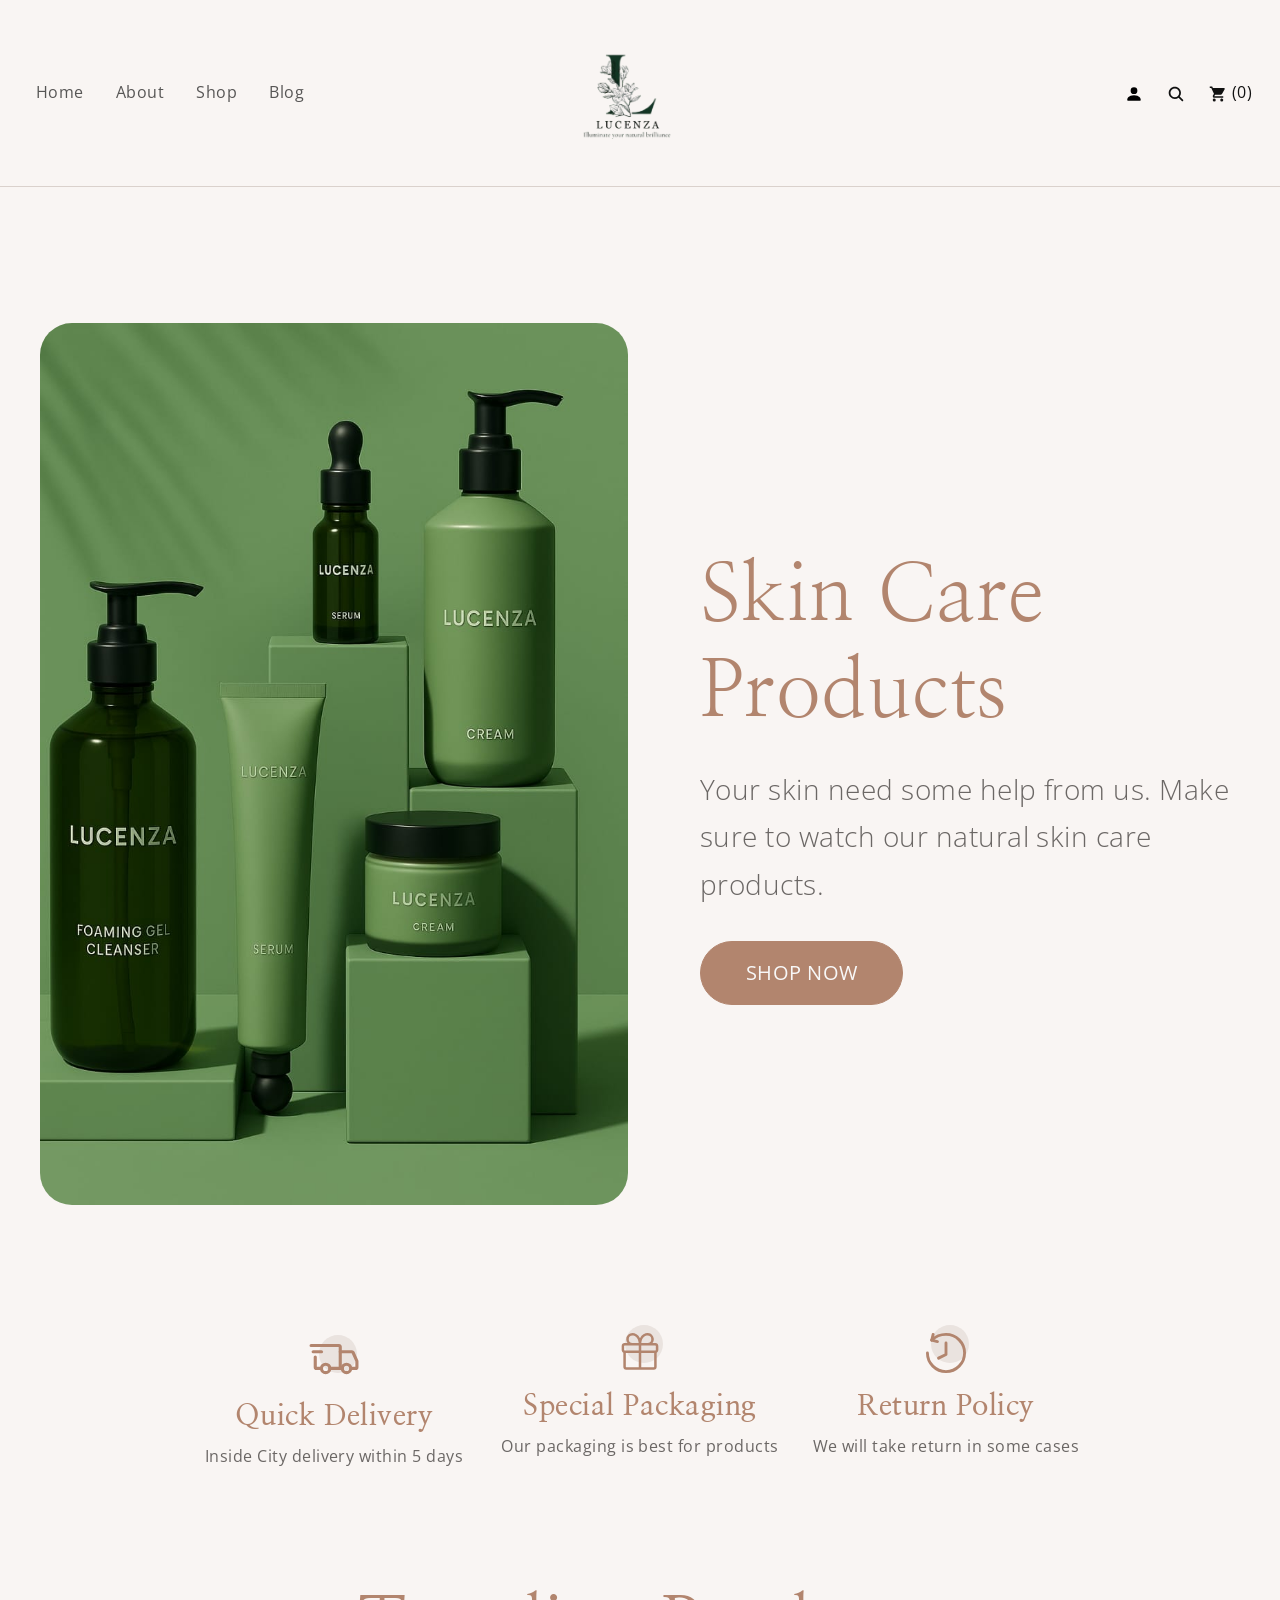
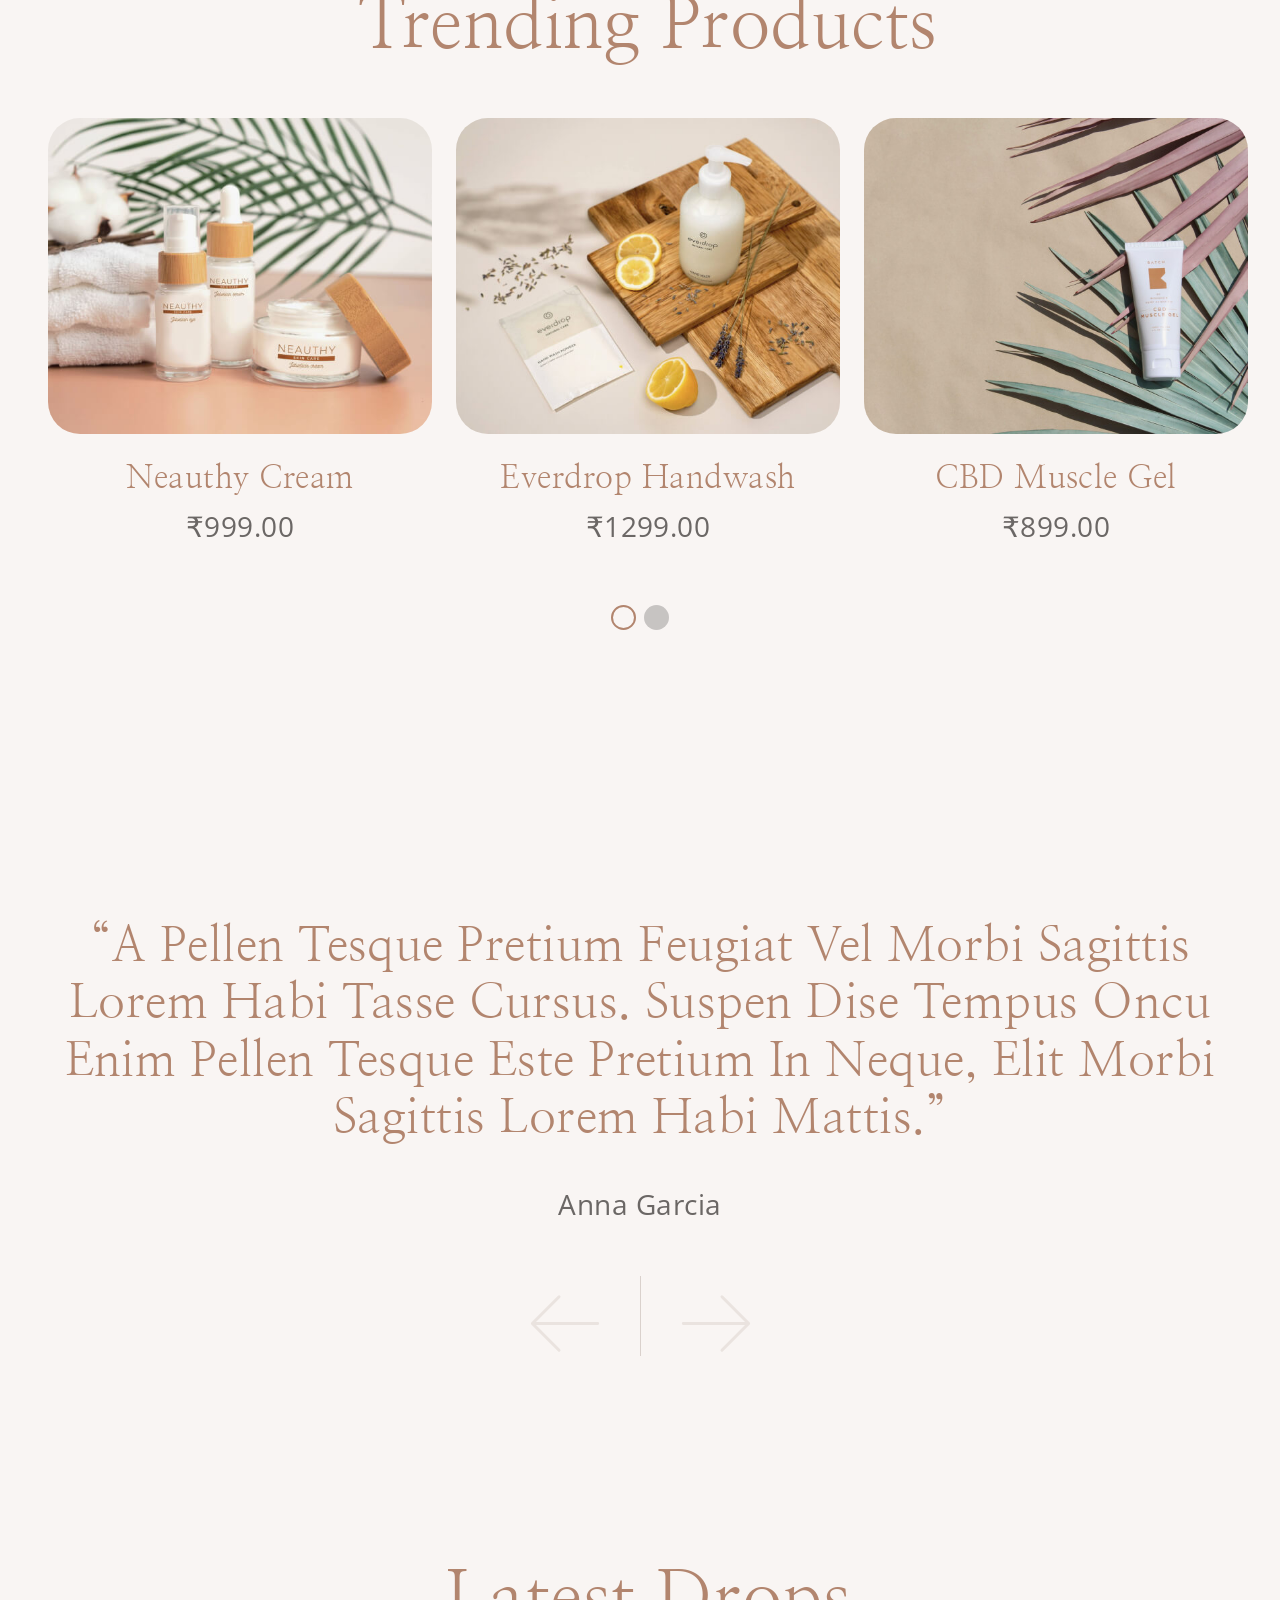
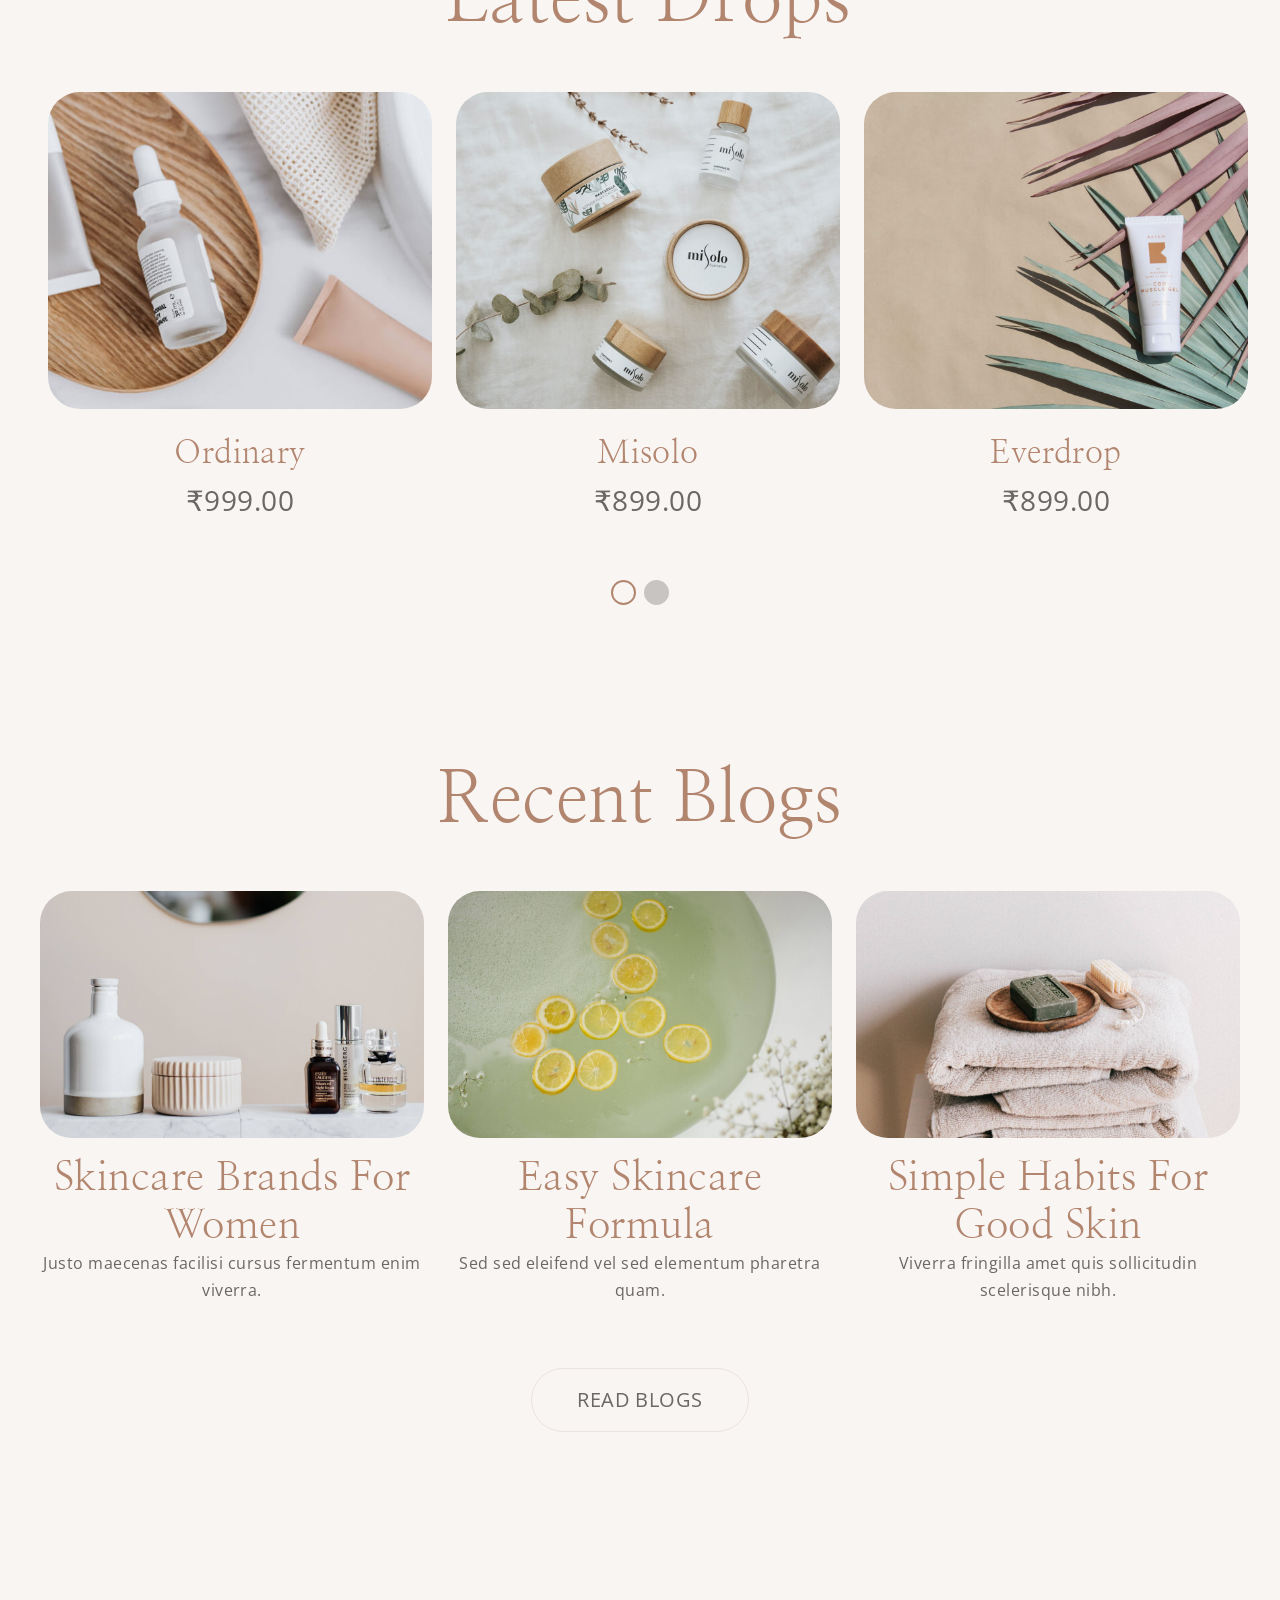
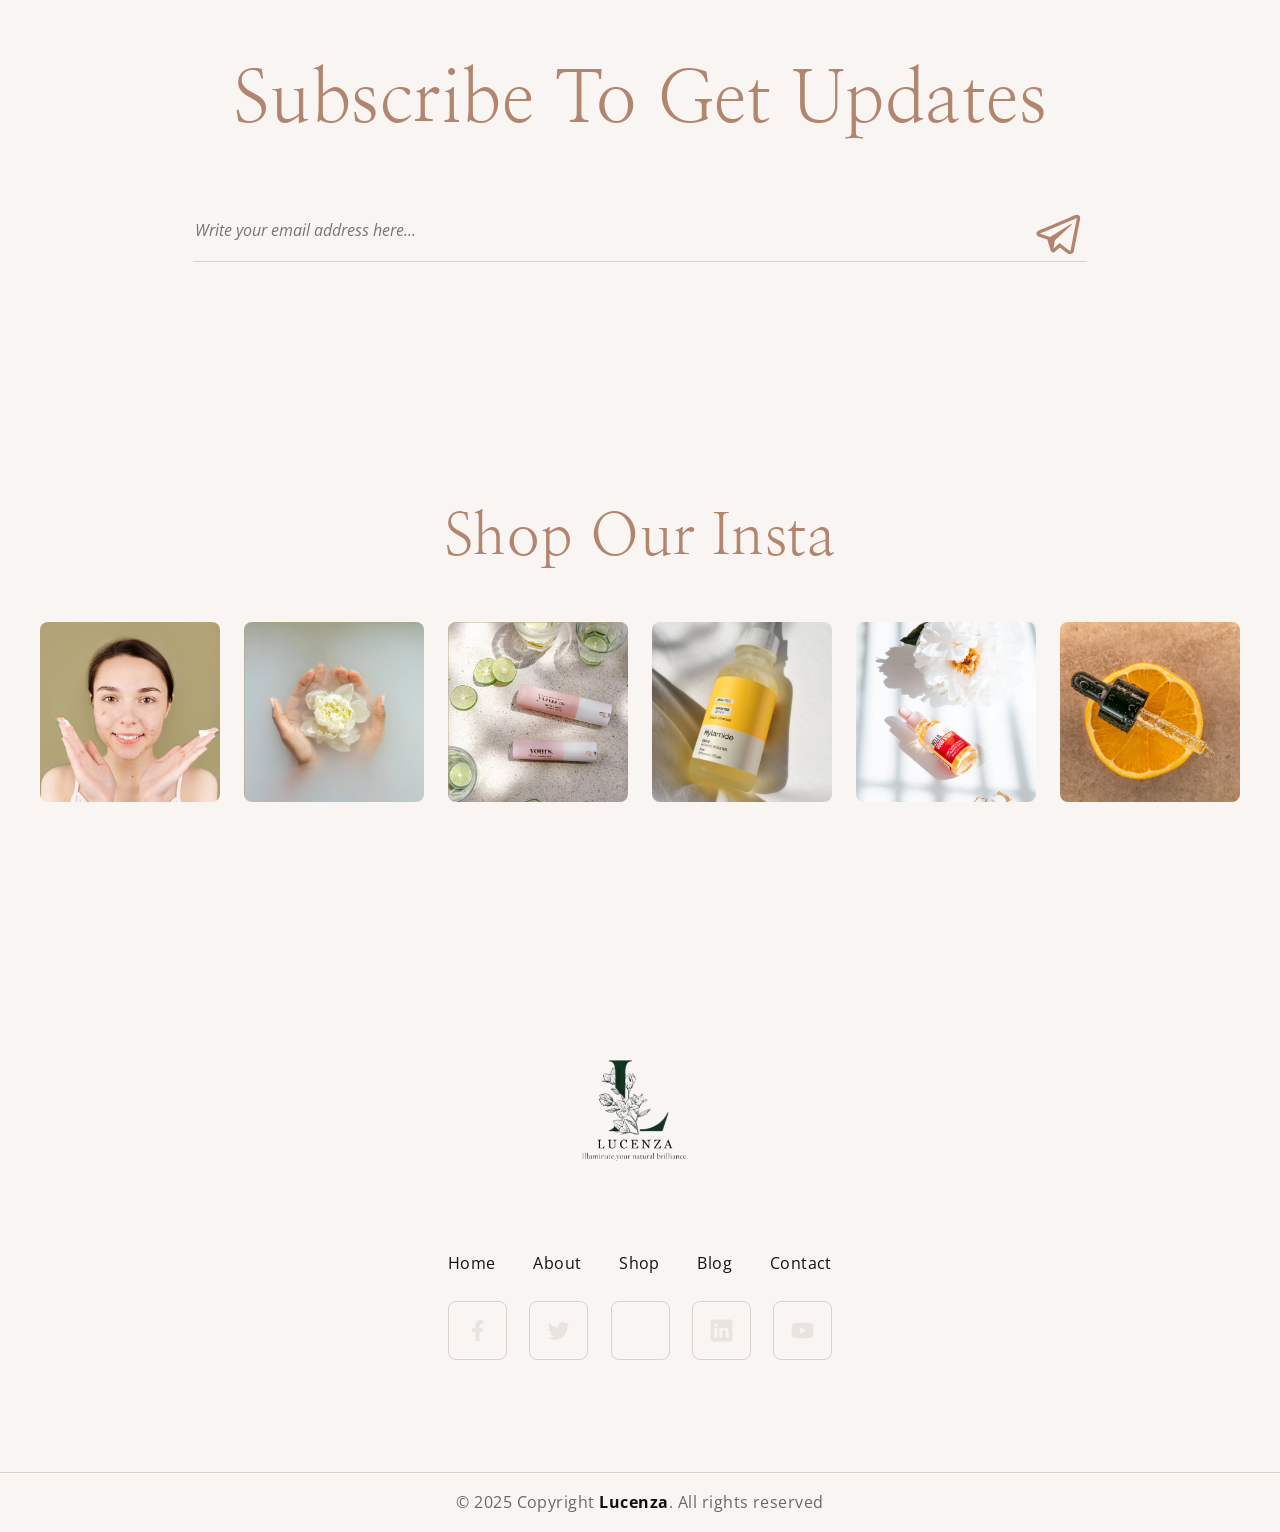
<file: Lucenza/index.html>
<!DOCTYPE html>
<html lang="en">

<head>
  <title>Lucenza - Skincare </title>
  <meta charset="utf-8">
  <meta http-equiv="X-UA-Compatible" content="IE=edge">
  <meta name="viewport" content="width=1200, initial-scale=1.0, maximum-scale=1.0, user-scalable=no">
  <meta name="format-detection" content="telephone=no">
  <meta name="apple-mobile-web-app-capable" content="yes">
  <meta name="author" content="TemplatesJungle">
  <meta name="keywords" content="html,css,template">
  <meta name="description" content="Bootstrap 5 Flores Skincare Products HTML CSS Template">
  <link href="https://cdn.jsdelivr.net/npm/bootstrap@5.3.0-alpha3/dist/css/bootstrap.min.css" rel="stylesheet"
    integrity="sha384-KK94CHFLLe+nY2dmCWGMq91rCGa5gtU4mk92HdvYe+M/SXH301p5ILy+dN9+nJOZ" crossorigin="anonymous">
  <link rel="stylesheet" type="text/css" href="css/vendor.css">
  <link rel="stylesheet" type="text/css" href="style.css">
  <link rel="stylesheet" href="https://cdn.jsdelivr.net/npm/swiper@9/swiper-bundle.min.css" />
  <link rel="preconnect" href="https://fonts.googleapis.com">
  <link rel="preconnect" href="https://fonts.gstatic.com" crossorigin>
  <link
    href="https://fonts.googleapis.com/css2?family=Nanum+Myeongjo:wght@400;700;800&family=Open+Sans:wght@300;400;500;600;700;800&display=swap"
    rel="stylesheet">
  <link rel="icon" type="image/png" href="images2/Lucenza.jpg">
</head>

<body class="bg-body" data-bs-spy="scroll" data-bs-target="#navbar" data-bs-root-margin="0px 0px -40%"
  data-bs-smooth-scroll="true" tabindex="0">
  <div class="desktop-only-message">This site is only available on desktop or laptop devices.</div>
  <svg xmlns="http://www.w3.org/2000/svg" style="display: none;">
    <symbol xmlns="http://www.w3.org/2000/svg" id="navbar-icon" viewBox="0 0 16 16">
      <path
        d="M14 10.5a.5.5 0 0 0-.5-.5h-3a.5.5 0 0 0 0 1h3a.5.5 0 0 0 .5-.5zm0-3a.5.5 0 0 0-.5-.5h-7a.5.5 0 0 0 0 1h7a.5.5 0 0 0 .5-.5zm0-3a.5.5 0 0 0-.5-.5h-11a.5.5 0 0 0 0 1h11a.5.5 0 0 0 .5-.5z" />
    </symbol>
    <symbol xmlns="http://www.w3.org/2000/svg" id="user" viewBox="0 0 16 16">
      <path d="M3 14s-1 0-1-1 1-4 6-4 6 3 6 4-1 1-1 1H3Zm5-6a3 3 0 1 0 0-6 3 3 0 0 0 0 6Z" />
    </symbol>
    <symbol xmlns="http://www.w3.org/2000/svg" id="cart" viewBox="0 0 24 24">
      <path fill="currentColor"
        d="M17 18c-1.11 0-2 .89-2 2a2 2 0 0 0 2 2a2 2 0 0 0 2-2a2 2 0 0 0-2-2M1 2v2h2l3.6 7.59l-1.36 2.45c-.15.28-.24.61-.24.96a2 2 0 0 0 2 2h12v-2H7.42a.25.25 0 0 1-.25-.25c0-.05.01-.09.03-.12L8.1 13h7.45c.75 0 1.41-.42 1.75-1.03l3.58-6.47c.07-.16.12-.33.12-.5a1 1 0 0 0-1-1H5.21l-.94-2M7 18c-1.11 0-2 .89-2 2a2 2 0 0 0 2 2a2 2 0 0 0 2-2a2 2 0 0 0-2-2Z" />
    </symbol>
    <symbol xmlns="http://www.w3.org/2000/svg" id="search" viewBox="0 0 512 512">
      <path fill="currentColor"
        d="M456.69 421.39L362.6 327.3a173.81 173.81 0 0 0 34.84-104.58C397.44 126.38 319.06 48 222.72 48S48 126.38 48 222.72s78.38 174.72 174.72 174.72A173.81 173.81 0 0 0 327.3 362.6l94.09 94.09a25 25 0 0 0 35.3-35.3ZM97.92 222.72a124.8 124.8 0 1 1 124.8 124.8a124.95 124.95 0 0 1-124.8-124.8Z" />
    </symbol>
    <symbol xmlns="http://www.w3.org/2000/svg" id="package" viewBox="0 0 24 24">
      <path fill="currentColor"
        d="M3.75 3.75A3.75 3.75 0 0 1 7.5 0c1.455 0 3.436.901 4.5 3.11C13.064.901 15.044 0 16.5 0a3.75 3.75 0 0 1 3 6h1.75c.966 0 1.75.784 1.75 1.75v2.5c0 .698-.409 1.301-1 1.582v8.418A1.75 1.75 0 0 1 20.25 22H3.75A1.75 1.75 0 0 1 2 20.25v-8.418c-.591-.282-1-.884-1-1.582v-2.5C1 6.784 1.784 6 2.75 6H4.5a3.733 3.733 0 0 1-.75-2.25ZM20.5 12h-7.75v8.5h7.5a.25.25 0 0 0 .25-.25Zm-9.25 8.5V12H3.5v8.25c0 .138.112.25.25.25Zm10-10a.25.25 0 0 0 .25-.25v-2.5a.25.25 0 0 0-.25-.25h-8.5v3Zm-18.5 0h8.5v-3h-8.5a.25.25 0 0 0-.25.25v2.5c0 .138.112.25.25.25Zm16-6.75A2.25 2.25 0 0 0 16.5 1.5c-1.15 0-3.433 1.007-3.72 4.5h3.72a2.25 2.25 0 0 0 2.25-2.25ZM11.22 6c-.287-3.493-2.57-4.5-3.72-4.5a2.25 2.25 0 1 0 0 4.5Z" />
    </symbol>
    <symbol xmlns="http://www.w3.org/2000/svg" id="return" viewBox="0 0 14 14">
      <g fill="none" stroke="currentColor" stroke-linecap="round" stroke-linejoin="round">
        <path d="M.5 7A6.5 6.5 0 1 0 7 .5a7.23 7.23 0 0 0-5 2" />
        <path d="m2.5.5l-.5 2L4 3m3 .5v4L4.4 8.8" />
      </g>
    </symbol>
    <symbol xmlns="http://www.w3.org/2000/svg" id="truck" viewBox="0 0 24 24">
      <g fill="none" stroke="currentColor" stroke-linecap="round" stroke-width="1.5">
        <path stroke-linejoin="round" stroke-miterlimit="1.5"
          d="M8 19a2 2 0 1 0 0-4a2 2 0 0 0 0 4Zm10 0a2 2 0 1 0 0-4a2 2 0 0 0 0 4Z" />
        <path d="M10.05 17H15V6.6a.6.6 0 0 0-.6-.6H1m4.65 11H3.6a.6.6 0 0 1-.6-.6v-4.9" />
        <path stroke-linejoin="round" d="M2 9h4" />
        <path d="M15 9h5.61a.6.6 0 0 1 .548.356l1.79 4.028a.6.6 0 0 1 .052.243V16.4a.6.6 0 0 1-.6.6h-1.9M15 17h1" />
      </g>
    </symbol>
    <symbol xmlns="http://www.w3.org/2000/svg" id="cart-outline" viewBox="0 0 24 24">
      <path fill="currentColor"
        d="M17 18a2 2 0 0 1 2 2a2 2 0 0 1-2 2a2 2 0 0 1-2-2c0-1.11.89-2 2-2M1 2h3.27l.94 2H20a1 1 0 0 1 1 1c0 .17-.05.34-.12.5l-3.58 6.47c-.34.61-1 1.03-1.75 1.03H8.1l-.9 1.63l-.03.12a.25.25 0 0 0 .25.25H19v2H7a2 2 0 0 1-2-2c0-.35.09-.68.24-.96l1.36-2.45L3 4H1V2m6 16a2 2 0 0 1 2 2a2 2 0 0 1-2 2a2 2 0 0 1-2-2c0-1.11.89-2 2-2m9-7l2.78-5H6.14l2.36 5H16Z" />
    </symbol>
    <symbol xmlns="http://www.w3.org/2000/svg" id="send" viewBox="0 0 32 32">
      <path fill="currentColor"
        d="M26.07 3.996a2.974 2.974 0 0 0-.933.223h-.004c-.285.113-1.64.683-3.7 1.547l-7.382 3.109c-5.297 2.23-10.504 4.426-10.504 4.426l.062-.024s-.359.118-.734.375a2.03 2.03 0 0 0-.586.567c-.184.27-.332.683-.277 1.11c.09.722.558 1.155.894 1.394c.34.242.664.355.664.355h.008l4.883 1.645c.219.703 1.488 4.875 1.793 5.836c.18.574.355.933.574 1.207c.106.14.23.257.379.351a1.119 1.119 0 0 0 .246.106l-.05-.012c.015.004.027.016.038.02c.04.011.067.015.118.023c.773.234 1.394-.246 1.394-.246l.035-.028l2.883-2.625l4.832 3.707l.11.047c1.007.442 2.027.196 2.566-.238c.543-.437.754-.996.754-.996l.035-.09l3.734-19.129c.106-.472.133-.914.016-1.343a1.807 1.807 0 0 0-.781-1.047a1.872 1.872 0 0 0-1.067-.27zm-.101 2.05c-.004.063.008.056-.02.177v.011l-3.699 18.93c-.016.027-.043.086-.117.145c-.078.062-.14.101-.465-.028l-5.91-4.531l-3.57 3.254l.75-4.79l9.656-9c.398-.37.265-.448.265-.448c.028-.454-.601-.133-.601-.133l-12.176 7.543l-.004-.02l-5.836-1.965v-.004l-.015-.003a.27.27 0 0 0 .03-.012l.032-.016l.031-.011s5.211-2.196 10.508-4.426c2.652-1.117 5.324-2.242 7.379-3.11a807.312 807.312 0 0 1 3.66-1.53c.082-.032.043-.032.102-.032z">
      </path>
    </symbol>
    <symbol xmlns="http://www.w3.org/2000/svg" id="facebook" viewBox="0 0 24 24">
      <path fill="currentColor"
        d="M14 13.5h2.5l1-4H14v-2c0-1.03 0-2 2-2h1.5V2.14c-.326-.043-1.557-.14-2.857-.14C11.928 2 10 3.657 10 6.7v2.8H7v4h3V22h4v-8.5Z" />
    </symbol>
    <symbol xmlns="http://www.w3.org/2000/svg" id="youtube" viewBox="0 0 32 32">
      <path fill="currentColor"
        d="M29.41 9.26a3.5 3.5 0 0 0-2.47-2.47C24.76 6.2 16 6.2 16 6.2s-8.76 0-10.94.59a3.5 3.5 0 0 0-2.47 2.47A36.13 36.13 0 0 0 2 16a36.13 36.13 0 0 0 .59 6.74a3.5 3.5 0 0 0 2.47 2.47c2.18.59 10.94.59 10.94.59s8.76 0 10.94-.59a3.5 3.5 0 0 0 2.47-2.47A36.13 36.13 0 0 0 30 16a36.13 36.13 0 0 0-.59-6.74ZM13.2 20.2v-8.4l7.27 4.2Z" />
    </symbol>
    <symbol xmlns="http://www.w3.org/2000/svg" id="instagram" viewBox="0 0 256 256">
      <path fill="currentColor"
        d="M128 80a48 48 0 1 0 48 48a48.05 48.05 0 0 0-48-48Zm0 80a32 32 0 1 1 32-32a32 32 0 0 1-32 32Zm48-136H80a56.06 56.06 0 0 0-56 56v96a56.06 56.06 0 0 0 56 56h96a56.06 56.06 0 0 0 56-56V80a56.06 56.06 0 0 0-56-56Zm40 152a40 40 0 0 1-40 40H80a40 40 0 0 1-40-40V80a40 40 0 0 1 40-40h96a40 40 0 0 1 40 40ZM192 76a12 12 0 1 1-12-12a12 12 0 0 1 12 12Z" />
    </symbol>
    <symbol xmlns="http://www.w3.org/2000/svg" id="twitter" viewBox="0 0 24 24">
      <path fill="currentColor"
        d="M22.46 6c-.77.35-1.6.58-2.46.69c.88-.53 1.56-1.37 1.88-2.38c-.83.5-1.75.85-2.72 1.05C18.37 4.5 17.26 4 16 4c-2.35 0-4.27 1.92-4.27 4.29c0 .34.04.67.11.98C8.28 9.09 5.11 7.38 3 4.79c-.37.63-.58 1.37-.58 2.15c0 1.49.75 2.81 1.91 3.56c-.71 0-1.37-.2-1.95-.5v.03c0 2.08 1.48 3.82 3.44 4.21a4.22 4.22 0 0 1-1.93.07a4.28 4.28 0 0 0 4 2.98a8.521 8.521 0 0 1-5.33 1.84c-.34 0-.68-.02-1.02-.06C3.44 20.29 5.7 21 8.12 21C16 21 20.33 14.46 20.33 8.79c0-.19 0-.37-.01-.56c.84-.6 1.56-1.36 2.14-2.23Z" />
    </symbol>
    <symbol xmlns="http://www.w3.org/2000/svg" id="linkedin" viewBox="0 0 512 512">
      <path fill="currentColor"
        d="M444.17 32H70.28C49.85 32 32 46.7 32 66.89v374.72C32 461.91 49.85 480 70.28 480h373.78c20.54 0 35.94-18.21 35.94-38.39V66.89C480.12 46.7 464.6 32 444.17 32Zm-273.3 373.43h-64.18V205.88h64.18ZM141 175.54h-.46c-20.54 0-33.84-15.29-33.84-34.43c0-19.49 13.65-34.42 34.65-34.42s33.85 14.82 34.31 34.42c-.01 19.14-13.31 34.43-34.66 34.43Zm264.43 229.89h-64.18V296.32c0-26.14-9.34-44-32.56-44c-17.74 0-28.24 12-32.91 23.69c-1.75 4.2-2.22 9.92-2.22 15.76v113.66h-64.18V205.88h64.18v27.77c9.34-13.3 23.93-32.44 57.88-32.44c42.13 0 74 27.77 74 87.64Z" />
    </symbol>
    <symbol xmlns="http://www.w3.org/2000/symbol" id="arrow-left-light" viewBox="0 0 256 256">
      <path fill="currentColor"
        d="M220 128a4 4 0 0 1-4 4H49.66l65.17 65.17a4 4 0 0 1-5.66 5.66l-72-72a4 4 0 0 1 0-5.66l72-72a4 4 0 0 1 5.66 5.66L49.66 124H216a4 4 0 0 1 4 4Z" />
    </symbol>
    <symbol xmlns="http://www.w3.org/2000/symbol" id="arrow-right-light" viewBox="0 0 256 256">
      <path fill="currentColor"
        d="m218.83 130.83l-72 72a4 4 0 0 1-5.66-5.66L206.34 132H40a4 4 0 0 1 0-8h166.34l-65.17-65.17a4 4 0 0 1 5.66-5.66l72 72a4 4 0 0 1 0 5.66Z" />
    </symbol>
    <symbol xmlns="http://www.w3.org/2000/svg" id="close-btn" viewBox="0 0 24 24">
      <path fill="currentColor"
        d="M6.4 19L5 17.6l5.6-5.6L5 6.4L6.4 5l5.6 5.6L17.6 5L19 6.4L13.4 12l5.6 5.6l-1.4 1.4l-5.6-5.6L6.4 19Z" />
    </symbol>
  </svg>
  <div class="offcanvas offcanvas-end" data-bs-scroll="true" tabindex="-1" id="offcanvasCart" aria-labelledby="My Cart">
    <div class="offcanvas-header">
      <button type="button" class="btn-close" data-bs-dismiss="offcanvas" aria-label="Close"></button>
    </div>
    <div class="offcanvas-body">
      <div class="order-md-last">
        <h4 class="d-flex justify-content-between align-items-center mb-3 border-bottom pb-3">
          <span class="text-dark">Cart</span>
          <span class="badge bg-primary rounded-pill">3</span>
        </h4>
        <ul class="list-group mb-3">
          <li class="list-group-item border-0 d-flex justify-content-between lh-sm">
            <div>
              <h6 class="my-0">Neauthy Cream</h6>
              <small class="text-body-secondary">Brief Description</small>
            </div>
            <span class="text-body-secondary">₹999</span>
          </li>
          <li class="list-group-item border-0 d-flex justify-content-between lh-sm">
            <div>
              <h6 class="my-0">Everdrop Handwash</h6>
              <small class="text-body-secondary">Brief Description</small>
            </div>
            <span class="text-body-secondary">₹1299</span>
          </li>
          <li class="list-group-item border-0 d-flex justify-content-between lh-sm">
            <div>
              <h6 class="my-0">CBD Muscle Gel</h6>
              <small class="text-body-secondary">Brief Description</small>
            </div>
            <span class="text-body-secondary">₹899</span>
          </li>
          <li class="list-group-item border-0 d-flex justify-content-between">
            <span>Total (INR)</span>
            <strong>₹30499</strong>
          </li>
        </ul>
        <button class="w-100 btn btn-dark btn-lg" type="submit">Continue to Checkout</button>
      </div>
    </div>
  </div>
  <div class="search-box position-relative overflow-hidden w-100">
    <div class="search-wrap">
      <div class="close-button position-absolute">
        <svg class="close-btn" width="18" height="18">
          <use xlink:href="#close-btn"></use>
        </svg>
      </div>
      <form id="search-form" class="text-center pt-3" action="" method="">
        <input type="text" class="search-input fs-5 p-4 bg-body" placeholder="Search...">
        <svg class="search" width="22" height="22">
          <use xlink:href="#search"></use>
        </svg>
      </form>
    </div>
  </div>
  <header id="header" class="site-header border-bottom ">
    <div class="container-fluid">
      <div class="row">
        <nav class="navbar navbar-expand-lg">
          <button class="navbar-toggler d-flex d-lg-none order-3 p-2 border-0 shadow-none" type="button"
            data-bs-toggle="offcanvas" data-bs-target="#bdNavbar" aria-controls="bdNavbar" aria-expanded="false"
            aria-label="Toggle navigation">
            <svg class="navbar-icon" width="40" height="40">
              <use xlink:href="#navbar-icon"></use>
            </svg>
          </button>
          <a href="index.html" class="navbar-brand order-2 order-lg-2 d-flex d-lg-none">
            <img src="images/main-logo.png" alt="Logo">
          </a>
          <div class="offcanvas offcanvas-end order-3" tabindex="-1" id="bdNavbar"
            aria-labelledby="bdNavbarOffcanvasLabel">
            <div class="offcanvas-body align-items-center">
              <div class="offcanvas-header px-4 pb-0">
                <button type="button" class="btn-close btn-close-black" data-bs-dismiss="offcanvas" aria-label="Close"
                  data-bs-target="#bdNavbar"></button>
              </div>
              <div class="col-md-5">
                <div class="navbar-collapse order-1 order-lg-1" id="navbarMenu">
                  <ul class="navbar-nav mr-auto">
                    <li class="nav-item">
                      <a class="nav-link pe-4" href="#">Home</a>
                    </li>
                    <li class="nav-item">
                      <a class="nav-link pe-4" href="#">About</a>
                    </li>
                    <li class="nav-item">
                      <a class="nav-link pe-4" href="#">Shop</a>
                    </li>
                    <li class="nav-item">
                      <a class="nav-link pe-4" href="#">Blog</a>
                    </li>


                  </ul>
                </div>
              </div>
              <div class="col-md-2 d-flex justify-content-center">
                <a href="index.html" class="navbar-brand order-2 order-lg-2">
                  <img class="navbar-logo" src="images2/NoBG.png" alt="Logo">
                </a>
              </div>
              <div class="col-md-5">
                <ul
                  class="user-items list-unstyled d-none d-lg-flex justify-content-end align-items-center order-3 flex-grow-1 gap-4 m-0">
                  <li>
                    <a href="#" data-bs-toggle="offcanvas" data-bs-target="#offcanvasLogin"
                      aria-controls="offcanvasLogin">
                      <svg class="user" width="18" height="18">
                        <use xlink:href="#user"></use>
                      </svg>
                    </a>
                  </li>
                  <li class="search-item" data-bs-toggle="collapse" data-bs-target="#search-box"
                    aria-controls="search-box" aria-expanded="false" aria-label="Toggle navigation">
                    <a href="#">
                      <svg class="search" width="18" height="18">
                        <use xlink:href="#search"></use>
                      </svg>
                    </a>
                  </li>
                  <li>
                    <a href="cart.html" data-bs-toggle="offcanvas" data-bs-target="#offcanvasCart"
                      aria-controls="offcanvasCart">
                      <svg class="cart" width="18" height="18">
                        <use xlink:href="#cart"></use>
                      </svg>
                      <span>(0)</span>
                    </a>
                  </li>
                </ul>
              </div>
            </div>
          </div>
        </nav>
      </div>
    </div>
  </header>


  <section id="intro" class="my-lg-8">
    <div class="container-lg">
      <div class="row align-items-center justify-content-center">
        <div class="col-lg-6">
          <div class="image-holder text-center">
            <img src="images2/Hero.jpg" alt="banner" class="img-fluid rounded-5">
          </div>
        </div>
        <div class="col-lg-6">
          <div class="banner-content ms-lg-5">
            <h1 class="display-1">Skin Care Products</h1>
            <p class="fs-3 fw-light">Your skin need some help from us. Make sure to watch our natural skin care
              products.</p>
            <a href="#" class="btn btn-lg btn-primary text-uppercase mt-3 rounded-5">Shop Now</a>
          </div>
        </div>
      </div>
    </div>
  </section>


  <section id="company-services">
    <div class="container-lg">
      <div class="row justify-content-center">
        <div class="col-lg-3 col-md-6 col-sm-6 mb-4">
          <div class="icon-box text-center">
            <div class="icon-box-icon mb-3">
              <svg class="truck svg-primary" width="50" height="50">
                <use xlink:href="#truck"></use>
              </svg>
              <div class="circle-pattern position-relative"></div>
            </div>
            <div class="icon-box-content">
              <h4 class="fw-3 fw-bold text-capitalize">Quick delivery</h4>
              <p>Inside City delivery within 5 days</p>
            </div>
          </div>
        </div>
        <div class="col-lg-3 col-md-6 col-sm-6 mb-4">
          <div class="icon-box text-center">
            <div class="icon-box-icon mb-3">
              <svg class="package svg-primary" width="40" height="40">
                <use xlink:href="#package"></use>
              </svg>
              <div class="circle-pattern position-relative"></div>
            </div>
            <div class="icon-box-content">
              <h4 class="fw-3 fw-bold text-capitalize">Special Packaging</h4>
              <p>Our packaging is best for products </p>
            </div>
          </div>
        </div>
        <div class="col-lg-3 col-md-6 col-sm-6 mb-4">
          <div class="icon-box text-center">
            <div class="icon-box-icon mb-3">
              <svg class="return svg-primary" width="40" height="40">
                <use xlink:href="#return"></use>
              </svg>
              <div class="circle-pattern position-relative"></div>
            </div>
            <div class="icon-box-content">
              <h4 class="fw-3 fw-bold text-capitalize">Return policy</h4>
              <p>We will take return in some cases</p>
            </div>
          </div>
        </div>
      </div>
    </div>
  </section>


  <!-- <section id="about-us" class="py-lg-8">
    <div class="container">
      <div class="row align-items-center g-md-5">
        <div class="col-lg-6 col-md-6 col-sm-12 mb-5">
          <div class="display-header">
            <div class="image-holder">
              <img src="images/single-image1.png" alt="about" class="img-fluid">
            </div>
          </div>
        </div>
        <div class="col-lg-6 col-md-6 col-sm-12 ps-5">
          <div class="p-1">
            <h2 class="display-2 m-1">Who Are We ?</h2>
            <p class="fs-3 fw-light">We are the only best online store for best skin care solution.</p>
            <p>Et id sapien id enim, sit tempor cursus elit, fusce. Nunc tristique facilisis consectetur at vivamus ut
              porta porta. Ut nisl, tortor, aliquam blandit vitae vehicula vivamus leo nullam urna, scelerisque unc
              lectus phasellus adipiscing arcu. Tristique facilisis nunc consectetur at tempor cursusut porta .</p>
          </div>
          <div class="text-left">
            <a href="shop.html" class="btn btn-lg btn-outline-gray text-uppercase mt-3 rounded-5">About Us</a>
          </div>
        </div>
      </div>
    </div>
  </section> -->


  <section id="trending-products" class="product-carousel overflow-hidden p-5 bg-overlay position-relative">
    <div class="container-lg">
      <div class="section-header text-center mb-5">
        <h2 class="display-2">Trending Products</h2>
      </div>
      <div class="swiper product-swiper mb-5">
        <div class="swiper-wrapper">
          <div class="swiper-slide">
            <div class="product-item">
              <div class="image-holder position-relative">
                <img src="images/product-item1.jpg" alt="product-item" class="img-fluid rounded-5">
                <div
                  class="cart-button overlay-item position-absolute d-flex justify-content-center align-items-center">
                  <div class="btn-left">
                    <a href="#" class="btn btn-normal text-light">Add to Cart</a>
                  </div>
                </div>
              </div>
              <div class="product-detail text-center">
                <h3 class="fs-2 mb-1">
                  <a href="#" class="text-primary">Neauthy Cream</a>
                </h3>
                <span class="item-price text-gray-dark fs-3">₹999.00</span>
              </div>
            </div>
          </div>
          <div class="swiper-slide">
            <div class="product-item">
              <div class="image-holder position-relative">
                <img src="images/product-item2.jpg" alt="product-item" class="img-fluid rounded-5">
                <div
                  class="cart-button overlay-item position-absolute d-flex justify-content-center align-items-center">
                  <div class="btn-left">
                    <a href="#" class="btn btn-normal text-light">Add to Cart</a>
                  </div>
                </div>
              </div>
              <div class="product-detail text-center">
                <h3 class="fs-2 mb-1">
                  <a href="#" class="text-primary">Everdrop Handwash</a>
                </h3>
                <span class="item-price text-gray-dark fs-3">₹1299.00</span>
              </div>
            </div>
          </div>
          <div class="swiper-slide">
            <div class="product-item">
              <div class="image-holder position-relative">
                <img src="images/product-item3.jpg" alt="product-item" class="img-fluid rounded-5">
                <div
                  class="cart-button overlay-item position-absolute d-flex justify-content-center align-items-center">
                  <div class="btn-left">
                    <a href="#" class="btn btn-normal text-light">Add to Cart</a>
                  </div>
                </div>
              </div>
              <div class="product-detail text-center">
                <h3 class="fs-2 mb-1">
                  <a href="#" class="text-primary">CBD Muscle Gel</a>
                </h3>
                <span class="item-price text-gray-dark fs-3">₹899.00</span>
              </div>
            </div>
          </div>
          <div class="swiper-slide">
            <div class="product-item">
              <div class="image-holder position-relative">
                <img src="images/product-item1.jpg" alt="product-item" class="img-fluid rounded-5">
                <div
                  class="cart-button overlay-item position-absolute d-flex justify-content-center align-items-center">
                  <div class="btn-left">
                    <a href="#" class="btn btn-normal text-light">Add to Cart</a>
                  </div>
                </div>
              </div>
              <div class="product-detail text-center">
                <h3 class="fs-2 mb-1">
                  <a href="#" class="text-primary">Neauthy Cream</a>
                </h3>
                <span class="item-price text-gray-dark fs-3">₹999.00</span>
              </div>
            </div>
          </div>
        </div>
      </div>
      <div class="swiper-pagination position-absolute"></div>
    </div>
  </section>


  <section id="testimonials" class="my-lg-8">
    <div class="container">
      <div class="swiper review-swiper position-relative py-lg-8">
        <div class="swiper-wrapper">
          <div class="swiper-slide text-center d-flex justify-content-center">
            <div class="review-item">
              <blockquote class="display-5 heading-font text-capitalize text-primary">“A pellen tesque pretium feugiat
                vel morbi sagittis lorem habi tasse cursus. Suspen dise tempus oncu enim pellen tesque este pretium in
                neque, elit morbi sagittis lorem habi mattis.”</blockquote>
              <div class="author-detail">
                <div class="name text-gray-dark text-capitalize pt-3 fs-3">Anna Garcia</div>
              </div>
            </div>
          </div>
          <div class="swiper-slide text-center d-flex justify-content-center">
            <div class="review-item">
              <blockquote class="display-5 heading-font text-capitalize text-primary">“Vel morbi sagittis lorem habi
                tasse cursus. Suspen dise tempus oncu enim pellen tesque este pretium in neque, elit morbi sagittis
                lorem habi mattis.”</blockquote>
              <div class="author-detail">
                <div class="name text-gray-dark text-capitalize pt-3 fs-3">Jenny Brown</div>
              </div>
            </div>
          </div>
        </div>
        <div class="swiper-arrow-wrap position-absolute d-flex align-items-center justify-content-center mt-5">
          <div class="swiper-arrow swiper-arrow-prev border-end">
            <svg class="arrow-left-light svg-secondary" width="150" height="95">
              <use xlink:href="#arrow-left-light" />
            </svg>
          </div>
          <div class="swiper-arrow swiper-arrow-next">
            <svg class="arrow-right-light svg-secondary" width="150" height="95">
              <use xlink:href="#arrow-right-light" />
            </svg>
          </div>
        </div>
      </div>
    </div>
  </section>




  <section id="latest-drops" class="product-carousel overflow-hidden p-5 bg-overlay position-relative">
    <div class="container-lg">
      <div class="section-header text-center mb-5">
        <h2 class="display-2">Latest Drops</h2>
      </div>
      <div class="swiper product-swiper mb-5">
        <div class="swiper-wrapper">
          <div class="swiper-slide">
            <div class="product-item">
              <div class="image-holder position-relative">
                <img src="images/product-item5.jpg" alt="product-item" class="img-fluid rounded-5">
                <div
                  class="cart-button overlay-item position-absolute d-flex justify-content-center align-items-center">
                  <div class="btn-left">
                    <a href="#" class="btn btn-normal text-light">Add to Cart</a>
                  </div>
                </div>
              </div>
              <div class="product-detail text-center">
                <h3 class="fs-2 mb-1">
                  <a href="#" class="text-primary">Ordinary</a>
                </h3>
                <span class="item-price text-gray-dark fs-3">₹999.00</span>
              </div>
            </div>
          </div>
          <div class="swiper-slide">
            <div class="product-item">
              <div class="image-holder position-relative">
                <img src="images/product-item6.jpg" alt="product-item" class="img-fluid rounded-5">
                <div
                  class="cart-button overlay-item position-absolute d-flex justify-content-center align-items-center">
                  <div class="btn-left">
                    <a href="#" class="btn btn-normal text-light">Add to Cart</a>
                  </div>
                </div>
              </div>
              <div class="product-detail text-center">
                <h3 class="fs-2 mb-1">
                  <a href="#" class="text-primary">Misolo</a>
                </h3>
                <span class="item-price text-gray-dark fs-3">₹899.00</span>
              </div>
            </div>
          </div>
          <div class="swiper-slide">
            <div class="product-item">
              <div class="image-holder position-relative">
                <img src="images/product-item3.jpg" alt="product-item" class="img-fluid rounded-5">
                <div
                  class="cart-button overlay-item position-absolute d-flex justify-content-center align-items-center">
                  <div class="btn-left">
                    <a href="#" class="btn btn-normal text-light">Add to Cart</a>
                  </div>
                </div>
              </div>
              <div class="product-detail text-center">
                <h3 class="fs-2 mb-1">
                  <a href="#" class="text-primary">Everdrop</a>
                </h3>
                <span class="item-price text-gray-dark fs-3">₹899.00</span>
              </div>
            </div>
          </div>
          <div class="swiper-slide">
            <div class="product-item">
              <div class="image-holder position-relative">
                <img src="images/product-item5.jpg" alt="product-item" class="img-fluid rounded-5">
                <div
                  class="cart-button overlay-item position-absolute d-flex justify-content-center align-items-center">
                  <div class="btn-left">
                    <a href="#" class="btn btn-normal text-light">Add to Cart</a>
                  </div>
                </div>
              </div>
              <div class="product-detail text-center">
                <h3 class="fs-2 mb-1">
                  <a href="#" class="text-primary">Ordinary</a>
                </h3>
                <span class="item-price text-gray-dark fs-3">₹999.00</span>
              </div>
            </div>
          </div>
        </div>
      </div>
      <div class="swiper-pagination position-absolute"></div>
    </div>
  </section>


  <section id="latest-blog" class="my-lg-8">
    <div class="container-lg">
      <div class="section-header text-center mb-5">
        <h2 class="display-2">Recent Blogs</h2>
      </div>
      <div class="row">
        <div class="col-lg-4 col-md-6">
          <article class="card-item mb-5">
            <div class="card-image text-center">
              <a href="single-post.html">
                <img src="images/post-image1.jpg" alt="post-image" class="img-fluid rounded-5">
              </a>
            </div>
            <div class="card-body text-center my-3">
              <h3 class="display-6 text-capitalize m-0">
                <a href="single-post.html" class="text-primary">Skincare brands for women</a>
              </h3>
              <p>Justo maecenas facilisi cursus fermentum enim viverra.</p>
            </div>
          </article>
        </div>
        <div class="col-lg-4 col-md-6">
          <article class="card-item mb-5">
            <div class="card-image text-center">
              <a href="single-post.html">
                <img src="images/post-image2.jpg" alt="post-image" class="img-fluid rounded-5">
              </a>
            </div>
            <div class="card-body text-center my-3">
              <h3 class="display-6 text-capitalize m-0">
                <a href="single-post.html" class="text-primary">Easy skincare formula</a>
              </h3>
              <p>Sed sed eleifend vel sed elementum pharetra quam.</p>
            </div>
          </article>
        </div>
        <div class="col-lg-4 col-md-6">
          <article class="card-item mb-5">
            <div class="card-image text-center">
              <a href="single-post.html">
                <img src="images/post-image3.jpg" alt="post-image" class="img-fluid rounded-5">
              </a>
            </div>
            <div class="card-body text-center my-3">
              <h3 class="display-6 text-capitalize m-0">
                <a href="single-post.html" class="text-primary">Simple habits for good skin</a>
              </h3>
              <p>Viverra fringilla amet quis sollicitudin scelerisque nibh.</p>
            </div>
          </article>
        </div>
      </div>
      <div class="text-center">
        <a href="shop.html" class="btn btn-lg btn-outline-gray text-uppercase mt-3 rounded-5">Read Blogs</a>
      </div>
    </div>
  </section>



  <section id="subscribe" class="py-lg-6">
    <div class="container">
      <div class="row d-flex justify-content-center">
        <div class="col-lg-9">
          <div class="subscribe-content">
            <div class="subscribe-header text-center">
              <h2 class="display-2 text-capitalize">Subscribe to get updates</h2>
            </div>
            <form id="form" class="py-5 position-relative">
              <input type="text" name="email" placeholder="Write your email address here..."
                class="w-100 bg-transparent border-0 border-bottom pb-3 fst-italic">
              <svg class="send position-absolute svg-primary" width="54" height="54">
                <use xlink:href="#send"></use>
              </svg>
            </form>
          </div>
        </div>
      </div>
    </div>
  </section>


  <section id="instagram-wrap" class="bg-overlay py-lg-7">
    <div class="container-lg">
      <div class="section-header text-center mb-5">
        <h2 class="section-title">Shop Our Insta</h2>
      </div>
      <div class="row">
        <div class="col-lg-2 col-md-4 col-sm-6 mb-3">
          <div class="image-holder position-relative">
            <a href="https://www.instagram.com/lucenza.moments?utm_source=ig_web_button_share_sheet&igsh=ZDNlZDc0MzIxNw==" target="_blank">
              <img src="images/insta-item1.jpg" alt="instagram" class="img-fluid rounded-3">
              <div class="insta-item overlay-item position-absolute d-flex align-items-center justify-content-center">
                <svg class="instagram svg-white" width="45" height="45">
                  <use xlink:href="#instagram"></use>
                </svg>
              </div>
            </a>
          </div>
        </div>
        <div class="col-lg-2 col-md-4 col-sm-6 mb-3">
          <div class="image-holder position-relative">
            <a href="https://www.instagram.com/lucenza.moments?utm_source=ig_web_button_share_sheet&igsh=ZDNlZDc0MzIxNw==" target="_blank">
              <img src="images/insta-item2.jpg" alt="instagram" class="img-fluid rounded-3">
              <div class="insta-item overlay-item position-absolute d-flex align-items-center justify-content-center">
                <svg class="instagram svg-white" width="45" height="45">
                  <use xlink:href="#instagram"></use>
                </svg>
              </div>
            </a>
          </div>
        </div>
        <div class="col-lg-2 col-md-4 col-sm-6 mb-3">
          <div class="image-holder position-relative">
            <a href="https://www.instagram.com/lucenza.moments?utm_source=ig_web_button_share_sheet&igsh=ZDNlZDc0MzIxNw==" target="_blank">
              <img src="images/insta-item3.jpg" alt="instagram" class="img-fluid rounded-3">
              <div class="insta-item overlay-item position-absolute d-flex align-items-center justify-content-center">
                <svg class="instagram svg-white" width="45" height="45">
                  <use xlink:href="#instagram"></use>
                </svg>
              </div>
            </a>
          </div>
        </div>
        <div class="col-lg-2 col-md-4 col-sm-6 mb-3">
          <div class="image-holder position-relative">
            <a href="https://www.instagram.com/lucenza.moments?utm_source=ig_web_button_share_sheet&igsh=ZDNlZDc0MzIxNw==" target="_blank">
              <img src="images/insta-item4.jpg" alt="instagram" class="img-fluid rounded-3">
              <div class="insta-item overlay-item position-absolute d-flex align-items-center justify-content-center">
                <svg class="instagram svg-white" width="45" height="45">
                  <use xlink:href="#instagram"></use>
                </svg>
              </div>
            </a>
          </div>
        </div>
        <div class="col-lg-2 col-md-4 col-sm-6 mb-3">
          <div class="image-holder position-relative">
            <a href="https://www.instagram.com/lucenza.moments?utm_source=ig_web_button_share_sheet&igsh=ZDNlZDc0MzIxNw==" target="_blank">
              <img src="images/insta-item5.jpg" alt="instagram" class="img-fluid rounded-3">
              <div class="insta-item overlay-item position-absolute d-flex align-items-center justify-content-center">
                <svg class="instagram svg-white" width="45" height="45">
                  <use xlink:href="#instagram"></use>
                </svg>
              </div>
            </a>
          </div>
        </div>
        <div class="col-lg-2 col-md-4 col-sm-6 mb-3">
          <div class="image-holder position-relative">
            <a href="https://www.instagram.com/lucenza.moments?utm_source=ig_web_button_share_sheet&igsh=ZDNlZDc0MzIxNw==" target="_blank">
              <img src="images/insta-item6.jpg" alt="instagram" class="img-fluid rounded-3">
              <div class="insta-item overlay-item position-absolute d-flex align-items-center justify-content-center">
                <svg class="instagram svg-white" width="45" height="45">
                  <use xlink:href="#instagram"></use>
                </svg>
              </div>
            </a>
          </div>
        </div>
      </div>
    </div>
  </section>


  <footer id="footer" class="overflow-hidden my-lg-7">
    <div class="container">
      <div class="row justify-content-center">
        <div class="col-lg-4 col-md-6">
          <div class="image-holder text-center mb-5">
            <img src="images2/NoBG.png" alt="logo" class="small-logo">
          </div>
          <ul class="menu-list list-unstyled d-flex justify-content-between">
            <li class="pb-2">
              <a href="#">Home</a>
            </li>
            <li class="pb-2">
              <a href="#">About</a>
            </li>
            <li class="pb-2">
              <a href="#">Shop</a>
            </li>
            <li class="pb-2">
              <a href="#">Blog</a>
            </li>
            <li class="pb-2">
              <a href="#">Contact</a>
            </li>
          </ul>
          <ul class="social-links list-unstyled d-flex justify-content-between">
            <li class="border rounded-3">
              <a href="#" class="d-flex p-3 svg-secondary">
                <svg class="facebook" width="25" height="25">
                  <use xlink:href="#facebook"></use>
                </svg>
              </a>
            </li>
            <li class="border rounded-3">
              <a href="#" class="d-flex p-3 svg-secondary">
                <svg class="twitter" width="25" height="25">
                  <use xlink:href="#twitter"></use>
                </svg>
              </a>
            </li>
            <li class="border rounded-3">
              <a href="#" class="d-flex p-3 svg-secondary">
                <svg class="instagram" width="25" height="25">
                  <use xlink:href="https://www.instagram.com/lucenza.moments?utm_source=ig_web_button_share_sheet&igsh=ZDNlZDc0MzIxNw=="></use>
                </svg>
              </a>
            </li>
            <li class="border rounded-3">
              <a href="#" class="d-flex p-3 svg-secondary">
                <svg class="linkedin" width="25" height="25">
                  <use xlink:href="#linkedin"></use>
                </svg>
              </a>
            </li>
            <li class="border rounded-3">
              <a href="#" class="d-flex p-3 svg-secondary">
                <svg class="youtube" width="25" height="25">
                  <use xlink:href="#youtube"></use>
                </svg>
              </a>
            </li>
          </ul>
        </div>
      </div>
    </div>
  </footer>


  <div class="footer-bottom text-center border-top pt-3">
    <p>© 2025 Copyright <a href="https://templatesjungle.com/" class="fw-bold"> Lucenza</a>. All rights reserved
    </p>
  </div>


  <script src="js/jquery.min.js"></script>
  <script src="https://cdn.jsdelivr.net/npm/bootstrap@5.3.0-alpha3/dist/js/bootstrap.bundle.min.js"
    integrity="sha384-ENjdO4Dr2bkBIFxQpeoTz1HIcje39Wm4jDKdf19U8gI4ddQ3GYNS7NTKfAdVQSZe"
    crossorigin="anonymous"></script>
  <script src="https://cdn.jsdelivr.net/npm/swiper@9/swiper-bundle.min.js"></script>
  <script src="js/plugins.js"></script>
  <script src="js/script.js"></script>
</body>

</html>
</file>
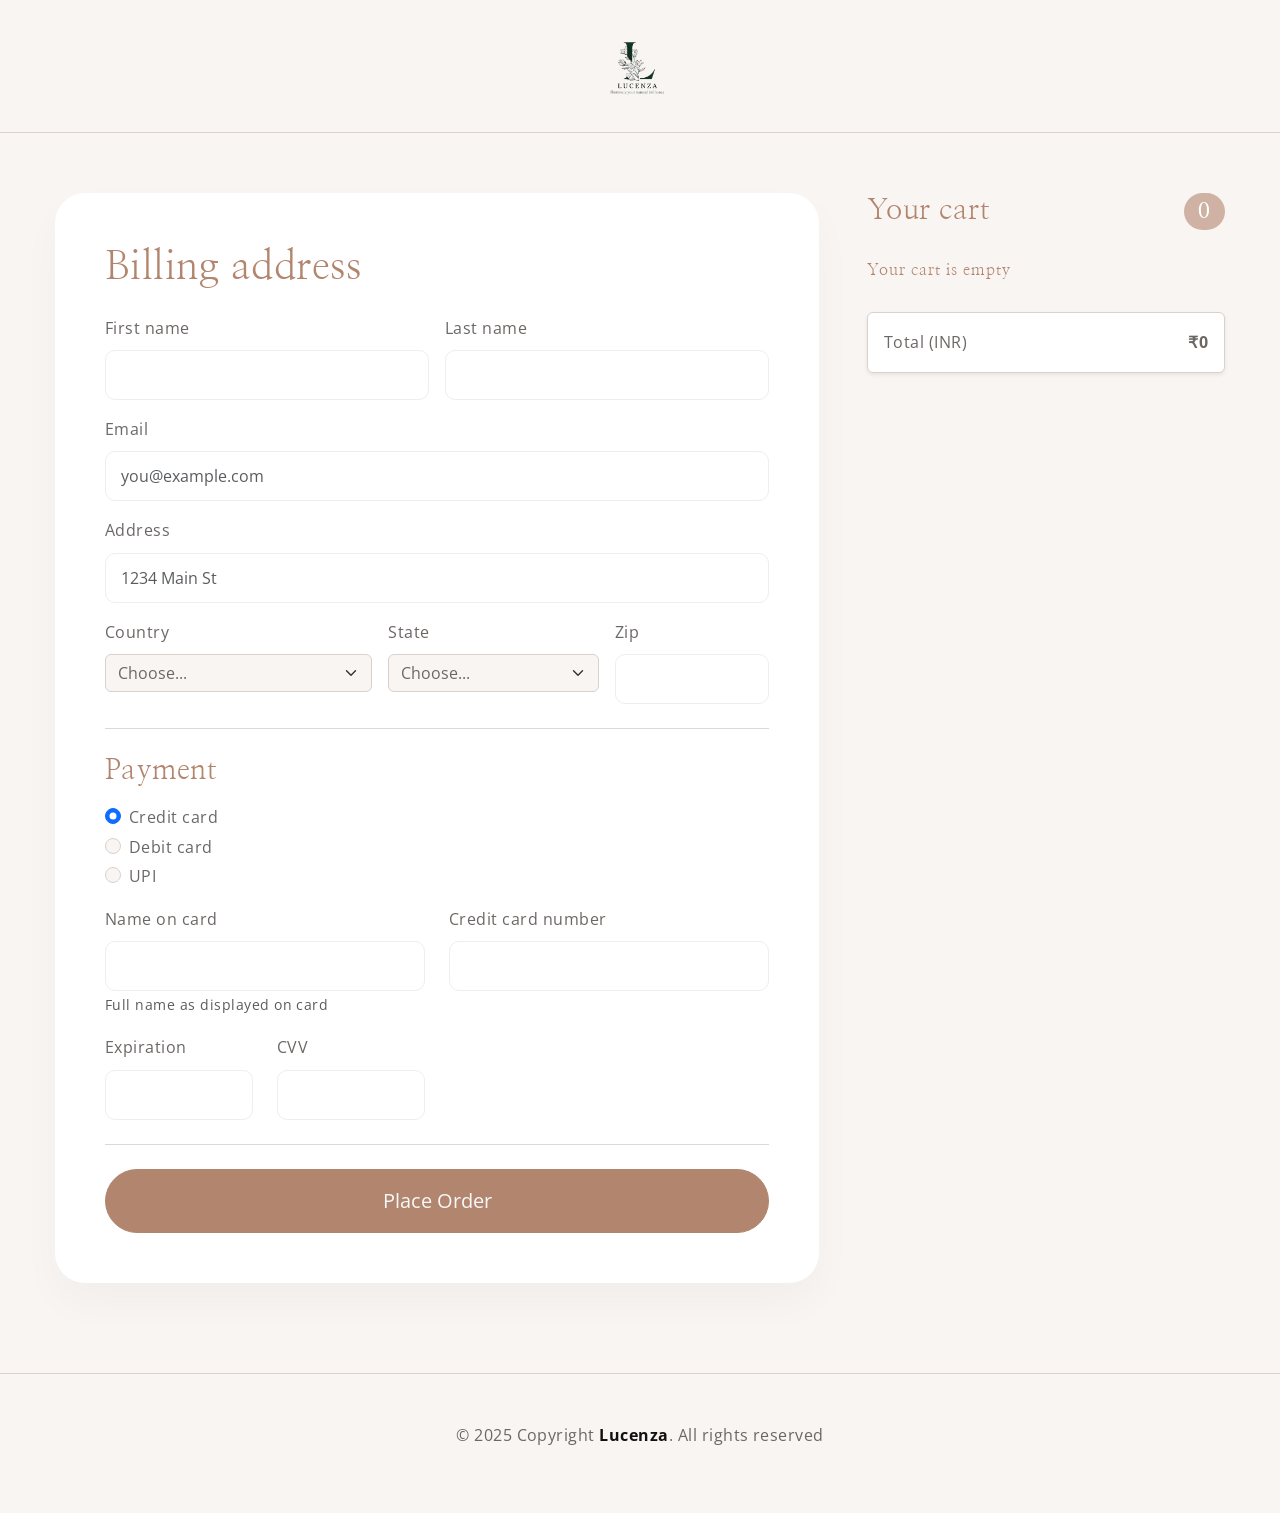
<file: checkout.html>
<!DOCTYPE html>
<html lang="en">

<head>
  <title>Lucenza - Checkout</title>
  <meta charset="utf-8">
  <meta http-equiv="X-UA-Compatible" content="IE=edge">
  <meta name="viewport" content="width=1200, initial-scale=1.0, maximum-scale=1.0, user-scalable=no">
  <meta name="format-detection" content="telephone=no">
  <meta name="apple-mobile-web-app-capable" content="yes">
  <meta name="author" content="TemplatesJungle">
  <meta name="keywords" content="html,css,template">
  <meta name="description" content="Checkout page for Lucenza Skincare Products">
  <link href="https://cdn.jsdelivr.net/npm/bootstrap@5.3.0-alpha3/dist/css/bootstrap.min.css" rel="stylesheet"
    integrity="sha384-KK94CHFLLe+nY2dmCWGMq91rCGa5gtU4mk92HdvYe+M/SXH301p5ILy+dN9+nJOZ" crossorigin="anonymous">
  <link rel="stylesheet" type="text/css" href="css/vendor.css">
  <link rel="stylesheet" type="text/css" href="style.css">
  <link rel="preconnect" href="https://fonts.googleapis.com">
  <link rel="preconnect" href="https://fonts.gstatic.com" crossorigin>
  <link
    href="https://fonts.googleapis.com/css2?family=Nanum+Myeongjo:wght@400;700;800&family=Open+Sans:wght@300;400;500;600;700;800&display=swap"
    rel="stylesheet">
  <link rel="icon" type="image/png" href="images2/Lucenza.jpg">
  <style>
    .checkout-container {
      padding: 60px 0;
      background-color: var(--bs-body-bg);
    }
    /* Override restrictive global styles */
    .row {
      flex-wrap: wrap !important;
    }
    .container, .container-lg, .container-fluid {
      width: 100% !important;
      max-width: 1200px !important;
      min-width: auto !important;
      padding: 0 15px !important;
    }
    
    .order-success {
      display: none;
      text-align: center;
      padding: 50px;
    }
    .countdown {
      font-weight: bold;
      color: var(--bs-primary);
    }
    .form-control {
        border-radius: 10px;
        padding: 12px 15px;
        background-color: #fff;
        border: 1px solid #eee;
    }
    .form-control:focus {
        border-color: var(--bs-primary);
        box-shadow: 0 0 0 0.25rem rgba(178, 133, 110, 0.1);
    }
    .checkout-form-card {
        background: white;
        border-radius: 30px;
        box-shadow: 0 20px 40px rgba(0,0,0,0.03);
        padding: 50px;
        margin-bottom: 30px;
    }
    .list-group-item {
        background-color: transparent;
        border-color: #eee;
        padding: 15px 0;
    }
    #checkout-cart-list .list-group-item:first-child {
        border-top: 0;
    }
    .cart-summary-sticky {
        position: sticky;
        top: 20px;
    }
    .navbar-logo {
        max-height: 100px !important;
        width: auto !important;
    }
  </style>
</head>

<body>
  <header id="header" class="site-header border-bottom ">
    <div class="container-fluid">
      <div class="row align-items-center">
        <div class="col-md-12 text-center py-3">
          <a href="index.html">
            <img class="navbar-logo" src="images2/NoBG.png" alt="Logo">
          </a>
        </div>
      </div>
    </div>
  </header>

  <main class="checkout-container">
    <div class="container">
      <div id="checkout-section">
        <div class="row g-5">
          <div class="col-md-5 col-lg-4 order-md-last">
            <div class="cart-summary-sticky">
              <h4 class="d-flex justify-content-between align-items-center mb-3">
              <span class="text-primary">Your cart</span>
              <span class="badge bg-primary rounded-pill" id="checkout-cart-count">0</span>
            </h4>
            <ul class="list-group mb-3" id="checkout-cart-list">
              <!-- Cart items will be injected here -->
            </ul>

            <div class="list-group-item d-flex justify-content-between bg-white p-3 border rounded shadow-sm">
              <span>Total (INR)</span>
              <strong id="checkout-cart-total">₹0</strong>
            </div>
            </div>
          </div>
          
          <div class="col-md-7 col-lg-8">
            <div class="checkout-form-card">
                <h4 class="mb-4 display-6">Billing address</h4>
                <form id="place-order-form" class="needs-validation" novalidate>
                  <div class="row g-3">
                    <div class="col-sm-6">
                      <label for="firstName" class="form-label">First name</label>
                      <input type="text" class="form-control" id="firstName" placeholder="" value="" required>
                      <div class="invalid-feedback">
                        Valid first name is required.
                      </div>
                    </div>

                    <div class="col-sm-6">
                      <label for="lastName" class="form-label">Last name</label>
                      <input type="text" class="form-control" id="lastName" placeholder="" value="" required>
                      <div class="invalid-feedback">
                        Valid last name is required.
                      </div>
                    </div>

                    <div class="col-12">
                      <label for="email" class="form-label">Email</label>
                      <input type="email" class="form-control" id="email" placeholder="you@example.com" required>
                      <div class="invalid-feedback">
                        Please enter a valid email address for shipping updates.
                      </div>
                    </div>

                    <div class="col-12">
                      <label for="address" class="form-label">Address</label>
                      <input type="text" class="form-control" id="address" placeholder="1234 Main St" required>
                      <div class="invalid-feedback">
                        Please enter your shipping address.
                      </div>
                    </div>

                    <div class="col-md-5">
                      <label for="country" class="form-label">Country</label>
                      <select class="form-select" id="country" required>
                        <option value="">Choose...</option>
                        <option>India</option>
                        <option>United States</option>
                      </select>
                      <div class="invalid-feedback">
                        Please select a valid country.
                      </div>
                    </div>

                    <div class="col-md-4">
                      <label for="state" class="form-label">State</label>
                      <select class="form-select" id="state" required>
                        <option value="">Choose...</option>
                        <option>Maharashtra</option>
                        <option>Delhi</option>
                        <option>Karnataka</option>
                        <option>Tamil Nadu</option>
                      </select>
                      <div class="invalid-feedback">
                        Please provide a valid state.
                      </div>
                    </div>

                    <div class="col-md-3">
                      <label for="zip" class="form-label">Zip</label>
                      <input type="text" class="form-control" id="zip" placeholder="" required>
                      <div class="invalid-feedback">
                        Zip code required.
                      </div>
                    </div>
                  </div>

                  <hr class="my-4">

                  <h4 class="mb-3">Payment</h4>

                  <div class="my-3">
                    <div class="form-check">
                      <input id="credit" name="paymentMethod" type="radio" class="form-check-input" checked required>
                      <label class="form-check-label" for="credit">Credit card</label>
                    </div>
                    <div class="form-check">
                      <input id="debit" name="paymentMethod" type="radio" class="form-check-input" required>
                      <label class="form-check-label" for="debit">Debit card</label>
                    </div>
                    <div class="form-check">
                      <input id="upi" name="paymentMethod" type="radio" class="form-check-input" required>
                      <label class="form-check-label" for="upi">UPI</label>
                    </div>
                  </div>

                  <div class="row gy-3">
                    <div class="col-md-6">
                      <label for="cc-name" class="form-label">Name on card</label>
                      <input type="text" class="form-control" id="cc-name" placeholder="" required>
                      <small class="text-body-secondary">Full name as displayed on card</small>
                      <div class="invalid-feedback">
                        Name on card is required
                      </div>
                    </div>

                    <div class="col-md-6">
                      <label for="cc-number" class="form-label">Credit card number</label>
                      <input type="text" class="form-control" id="cc-number" placeholder="" required>
                      <div class="invalid-feedback">
                        Credit card number is required
                      </div>
                    </div>

                    <div class="col-md-3">
                      <label for="cc-expiration" class="form-label">Expiration</label>
                      <input type="text" class="form-control" id="cc-expiration" placeholder="" required>
                      <div class="invalid-feedback">
                        Expiration date required
                      </div>
                    </div>

                    <div class="col-md-3">
                      <label for="cc-cvv" class="form-label">CVV</label>
                      <input type="text" class="form-control" id="cc-cvv" placeholder="" required>
                      <div class="invalid-feedback">
                        Security code required
                      </div>
                    </div>
                  </div>

                  <hr class="my-4">

                  <button class="w-100 btn btn-primary btn-lg rounded-5" type="submit">Place Order</button>
                </form>
            </div>
          </div>
        </div>
      </div>

      <div id="success-section" class="order-success">
        <div class="checkout-form-card">
            <div class="mb-4">
                <svg xmlns="http://www.w3.org/2000/svg" width="100" height="100" fill="currentColor" class="bi bi-check-circle-fill text-success" viewBox="0 0 16 16">
                    <path d="M16 8A8 8 0 1 1 0 8a8 8 0 0 1 16 0m-3.97-3.03a.75.75 0 0 0-1.08.022L7.477 9.417 5.384 7.323a.75.75 0 0 0-1.06 1.06L6.97 11.03a.75.75 0 0 0 1.079-.02l3.992-4.99a.75.75 0 0 0-.01-1.05z"/>
                </svg>
            </div>
            <h1 class="display-4 text-primary">Order Placed Successfully!</h1>
            <p class="fs-4 fw-light mb-5">Thank you for your purchase. Your order is being processed.</p>
            <p class="fs-5 text-gray-dark">Redirecting to home page in <span id="timer" class="countdown">15</span> seconds...</p>
            <a href="index.html" class="btn btn-outline-gray mt-3 rounded-5">Go Back Now</a>
        </div>
      </div>
    </div>
  </main>

  <footer id="footer" class="overflow-hidden py-5 border-top">
    <div class="container text-center">
      <p>© 2025 Copyright <a href="index.html" class="fw-bold"> Lucenza</a>. All rights reserved</p>
    </div>
  </footer>

  <script src="js/jquery.min.js"></script>
  <script>
    $(document).ready(function() {
      // Load cart from localStorage
      var cart = JSON.parse(localStorage.getItem('lucenza_cart')) || [];
      
      function updateCheckoutUI() {
        var $cartList = $('#checkout-cart-list');
        var $cartTotal = $('#checkout-cart-total');
        var $cartCount = $('#checkout-cart-count');
        
        $cartList.empty();
        
        if (cart.length === 0) {
          $cartList.append('<li class="list-group-item d-flex justify-content-between lh-sm"><div><h6 class="my-0">Your cart is empty</h6></div></li>');
          $cartTotal.text('₹0');
          $cartCount.text('0');
          return;
        }
        
        var total = 0;
        cart.forEach(function(item) {
          var itemTotal = (item.price * item.quantity).toFixed(2);
          total += parseFloat(itemTotal);
          $cartList.append(
            '<li class="list-group-item d-flex justify-content-between lh-sm">' +
            '<div><h6 class="my-0">' + item.name + '</h6><small class="text-body-secondary">Qty: ' + item.quantity + '</small></div>' +
            '<span class="text-body-secondary">₹' + itemTotal + '</span>' +
            '</li>'
          );
        });
        
        $cartTotal.text('₹' + total.toFixed(2));
        $cartCount.text(cart.reduce((acc, item) => acc + item.quantity, 0));
      }
      
      updateCheckoutUI();
      
      // Handle form submission
      $('#place-order-form').on('submit', function(e) {
        e.preventDefault();
        
        if (this.checkValidity() === false) {
          e.stopPropagation();
          $(this).addClass('was-validated');
          return;
        }
        
        // Success
        $('#checkout-section').fadeOut(function() {
          $('#success-section').fadeIn();
          
          // Clear cart
          localStorage.removeItem('lucenza_cart');
          
          // Countdown redirect
          var timeLeft = 15;
          var downloadTimer = setInterval(function(){
            if(timeLeft <= 0){
              clearInterval(downloadTimer);
              window.location.href = "index.html";
            }
            $('#timer').text(timeLeft);
            timeLeft -= 1;
          }, 1000);
        });
      });
    });
  </script>
</body>

</html>
</file>
<file: css/vendor.css>
/*--------------------------------------------------------------
/** Jarallax
--------------------------------------------------------------*/
.jarallax {
  position: relative;
  z-index: 0;
  min-height: 420px;
}
.jarallax>.jarallax-img {
  position: absolute;
  object-fit: cover;
  top: 0;
  left: 0;
  width: 100%;
  height: 100%;
  z-index: -1;
}
.jarallax-keep-img {
  position: relative;
  z-index: 0;
}
.jarallax-keep-img>.jarallax-img {
  position: relative;
  display: block;
  max-width: 100%;
  height: auto;
  z-index: -100;
}

/* -Zoom Effect
------------------------------------------*/
.zoom-effect {
  position: relative;
  overflow: hidden;
  width: fit-content;
}
.zoom-effect img {
  max-width: 100%;
  -webkit-transition: 0.6s ease-out;
  -moz-transition: 0.6s ease-out;
  transition: 0.6s ease-out;
}
.zoom-effect:hover img {
  -webkit-transform: scale(1.1,1.1);
  -moz-transform: scale(1.1,1.1);
  transform: scale(1.1,1.1);
}
.zoom-effect:before {
  content: "";
  display: block;
  width: 100%;
  height: 100%;
  top: 0;
  left: 0;
  position: absolute;
  z-index: 2;
  opacity: 0;
  -moz-transition: 0.5s ease;
  -webkit-transition: 0.5s ease;
  transition: 0.5s ease;
}
.zoom-effect:hover:before {
  opacity: 1;
  cursor: pointer;
}



/* AOS  */

[data-aos][data-aos][data-aos-duration="50"],body[data-aos-duration="50"] [data-aos]{transition-duration:50ms}[data-aos][data-aos][data-aos-delay="50"],body[data-aos-delay="50"] [data-aos]{transition-delay:0}[data-aos][data-aos][data-aos-delay="50"].aos-animate,body[data-aos-delay="50"] [data-aos].aos-animate{transition-delay:50ms}[data-aos][data-aos][data-aos-duration="100"],body[data-aos-duration="100"] [data-aos]{transition-duration:.1s}[data-aos][data-aos][data-aos-delay="100"],body[data-aos-delay="100"] [data-aos]{transition-delay:0}[data-aos][data-aos][data-aos-delay="100"].aos-animate,body[data-aos-delay="100"] [data-aos].aos-animate{transition-delay:.1s}[data-aos][data-aos][data-aos-duration="150"],body[data-aos-duration="150"] [data-aos]{transition-duration:.15s}[data-aos][data-aos][data-aos-delay="150"],body[data-aos-delay="150"] [data-aos]{transition-delay:0}[data-aos][data-aos][data-aos-delay="150"].aos-animate,body[data-aos-delay="150"] [data-aos].aos-animate{transition-delay:.15s}[data-aos][data-aos][data-aos-duration="200"],body[data-aos-duration="200"] [data-aos]{transition-duration:.2s}[data-aos][data-aos][data-aos-delay="200"],body[data-aos-delay="200"] [data-aos]{transition-delay:0}[data-aos][data-aos][data-aos-delay="200"].aos-animate,body[data-aos-delay="200"] [data-aos].aos-animate{transition-delay:.2s}[data-aos][data-aos][data-aos-duration="250"],body[data-aos-duration="250"] [data-aos]{transition-duration:.25s}[data-aos][data-aos][data-aos-delay="250"],body[data-aos-delay="250"] [data-aos]{transition-delay:0}[data-aos][data-aos][data-aos-delay="250"].aos-animate,body[data-aos-delay="250"] [data-aos].aos-animate{transition-delay:.25s}[data-aos][data-aos][data-aos-duration="300"],body[data-aos-duration="300"] [data-aos]{transition-duration:.3s}[data-aos][data-aos][data-aos-delay="300"],body[data-aos-delay="300"] [data-aos]{transition-delay:0}[data-aos][data-aos][data-aos-delay="300"].aos-animate,body[data-aos-delay="300"] [data-aos].aos-animate{transition-delay:.3s}[data-aos][data-aos][data-aos-duration="350"],body[data-aos-duration="350"] [data-aos]{transition-duration:.35s}[data-aos][data-aos][data-aos-delay="350"],body[data-aos-delay="350"] [data-aos]{transition-delay:0}[data-aos][data-aos][data-aos-delay="350"].aos-animate,body[data-aos-delay="350"] [data-aos].aos-animate{transition-delay:.35s}[data-aos][data-aos][data-aos-duration="400"],body[data-aos-duration="400"] [data-aos]{transition-duration:.4s}[data-aos][data-aos][data-aos-delay="400"],body[data-aos-delay="400"] [data-aos]{transition-delay:0}[data-aos][data-aos][data-aos-delay="400"].aos-animate,body[data-aos-delay="400"] [data-aos].aos-animate{transition-delay:.4s}[data-aos][data-aos][data-aos-duration="450"],body[data-aos-duration="450"] [data-aos]{transition-duration:.45s}[data-aos][data-aos][data-aos-delay="450"],body[data-aos-delay="450"] [data-aos]{transition-delay:0}[data-aos][data-aos][data-aos-delay="450"].aos-animate,body[data-aos-delay="450"] [data-aos].aos-animate{transition-delay:.45s}[data-aos][data-aos][data-aos-duration="500"],body[data-aos-duration="500"] [data-aos]{transition-duration:.5s}[data-aos][data-aos][data-aos-delay="500"],body[data-aos-delay="500"] [data-aos]{transition-delay:0}[data-aos][data-aos][data-aos-delay="500"].aos-animate,body[data-aos-delay="500"] [data-aos].aos-animate{transition-delay:.5s}[data-aos][data-aos][data-aos-duration="550"],body[data-aos-duration="550"] [data-aos]{transition-duration:.55s}[data-aos][data-aos][data-aos-delay="550"],body[data-aos-delay="550"] [data-aos]{transition-delay:0}[data-aos][data-aos][data-aos-delay="550"].aos-animate,body[data-aos-delay="550"] [data-aos].aos-animate{transition-delay:.55s}[data-aos][data-aos][data-aos-duration="600"],body[data-aos-duration="600"] [data-aos]{transition-duration:.6s}[data-aos][data-aos][data-aos-delay="600"],body[data-aos-delay="600"] [data-aos]{transition-delay:0}[data-aos][data-aos][data-aos-delay="600"].aos-animate,body[data-aos-delay="600"] [data-aos].aos-animate{transition-delay:.6s}[data-aos][data-aos][data-aos-duration="650"],body[data-aos-duration="650"] [data-aos]{transition-duration:.65s}[data-aos][data-aos][data-aos-delay="650"],body[data-aos-delay="650"] [data-aos]{transition-delay:0}[data-aos][data-aos][data-aos-delay="650"].aos-animate,body[data-aos-delay="650"] [data-aos].aos-animate{transition-delay:.65s}[data-aos][data-aos][data-aos-duration="700"],body[data-aos-duration="700"] [data-aos]{transition-duration:.7s}[data-aos][data-aos][data-aos-delay="700"],body[data-aos-delay="700"] [data-aos]{transition-delay:0}[data-aos][data-aos][data-aos-delay="700"].aos-animate,body[data-aos-delay="700"] [data-aos].aos-animate{transition-delay:.7s}[data-aos][data-aos][data-aos-duration="750"],body[data-aos-duration="750"] [data-aos]{transition-duration:.75s}[data-aos][data-aos][data-aos-delay="750"],body[data-aos-delay="750"] [data-aos]{transition-delay:0}[data-aos][data-aos][data-aos-delay="750"].aos-animate,body[data-aos-delay="750"] [data-aos].aos-animate{transition-delay:.75s}[data-aos][data-aos][data-aos-duration="800"],body[data-aos-duration="800"] [data-aos]{transition-duration:.8s}[data-aos][data-aos][data-aos-delay="800"],body[data-aos-delay="800"] [data-aos]{transition-delay:0}[data-aos][data-aos][data-aos-delay="800"].aos-animate,body[data-aos-delay="800"] [data-aos].aos-animate{transition-delay:.8s}[data-aos][data-aos][data-aos-duration="850"],body[data-aos-duration="850"] [data-aos]{transition-duration:.85s}[data-aos][data-aos][data-aos-delay="850"],body[data-aos-delay="850"] [data-aos]{transition-delay:0}[data-aos][data-aos][data-aos-delay="850"].aos-animate,body[data-aos-delay="850"] [data-aos].aos-animate{transition-delay:.85s}[data-aos][data-aos][data-aos-duration="900"],body[data-aos-duration="900"] [data-aos]{transition-duration:.9s}[data-aos][data-aos][data-aos-delay="900"],body[data-aos-delay="900"] [data-aos]{transition-delay:0}[data-aos][data-aos][data-aos-delay="900"].aos-animate,body[data-aos-delay="900"] [data-aos].aos-animate{transition-delay:.9s}[data-aos][data-aos][data-aos-duration="950"],body[data-aos-duration="950"] [data-aos]{transition-duration:.95s}[data-aos][data-aos][data-aos-delay="950"],body[data-aos-delay="950"] [data-aos]{transition-delay:0}[data-aos][data-aos][data-aos-delay="950"].aos-animate,body[data-aos-delay="950"] [data-aos].aos-animate{transition-delay:.95s}[data-aos][data-aos][data-aos-duration="1000"],body[data-aos-duration="1000"] [data-aos]{transition-duration:1s}[data-aos][data-aos][data-aos-delay="1000"],body[data-aos-delay="1000"] [data-aos]{transition-delay:0}[data-aos][data-aos][data-aos-delay="1000"].aos-animate,body[data-aos-delay="1000"] [data-aos].aos-animate{transition-delay:1s}[data-aos][data-aos][data-aos-duration="1050"],body[data-aos-duration="1050"] [data-aos]{transition-duration:1.05s}[data-aos][data-aos][data-aos-delay="1050"],body[data-aos-delay="1050"] [data-aos]{transition-delay:0}[data-aos][data-aos][data-aos-delay="1050"].aos-animate,body[data-aos-delay="1050"] [data-aos].aos-animate{transition-delay:1.05s}[data-aos][data-aos][data-aos-duration="1100"],body[data-aos-duration="1100"] [data-aos]{transition-duration:1.1s}[data-aos][data-aos][data-aos-delay="1100"],body[data-aos-delay="1100"] [data-aos]{transition-delay:0}[data-aos][data-aos][data-aos-delay="1100"].aos-animate,body[data-aos-delay="1100"] [data-aos].aos-animate{transition-delay:1.1s}[data-aos][data-aos][data-aos-duration="1150"],body[data-aos-duration="1150"] [data-aos]{transition-duration:1.15s}[data-aos][data-aos][data-aos-delay="1150"],body[data-aos-delay="1150"] [data-aos]{transition-delay:0}[data-aos][data-aos][data-aos-delay="1150"].aos-animate,body[data-aos-delay="1150"] [data-aos].aos-animate{transition-delay:1.15s}[data-aos][data-aos][data-aos-duration="1200"],body[data-aos-duration="1200"] [data-aos]{transition-duration:1.2s}[data-aos][data-aos][data-aos-delay="1200"],body[data-aos-delay="1200"] [data-aos]{transition-delay:0}[data-aos][data-aos][data-aos-delay="1200"].aos-animate,body[data-aos-delay="1200"] [data-aos].aos-animate{transition-delay:1.2s}[data-aos][data-aos][data-aos-duration="1250"],body[data-aos-duration="1250"] [data-aos]{transition-duration:1.25s}[data-aos][data-aos][data-aos-delay="1250"],body[data-aos-delay="1250"] [data-aos]{transition-delay:0}[data-aos][data-aos][data-aos-delay="1250"].aos-animate,body[data-aos-delay="1250"] [data-aos].aos-animate{transition-delay:1.25s}[data-aos][data-aos][data-aos-duration="1300"],body[data-aos-duration="1300"] [data-aos]{transition-duration:1.3s}[data-aos][data-aos][data-aos-delay="1300"],body[data-aos-delay="1300"] [data-aos]{transition-delay:0}[data-aos][data-aos][data-aos-delay="1300"].aos-animate,body[data-aos-delay="1300"] [data-aos].aos-animate{transition-delay:1.3s}[data-aos][data-aos][data-aos-duration="1350"],body[data-aos-duration="1350"] [data-aos]{transition-duration:1.35s}[data-aos][data-aos][data-aos-delay="1350"],body[data-aos-delay="1350"] [data-aos]{transition-delay:0}[data-aos][data-aos][data-aos-delay="1350"].aos-animate,body[data-aos-delay="1350"] [data-aos].aos-animate{transition-delay:1.35s}[data-aos][data-aos][data-aos-duration="1400"],body[data-aos-duration="1400"] [data-aos]{transition-duration:1.4s}[data-aos][data-aos][data-aos-delay="1400"],body[data-aos-delay="1400"] [data-aos]{transition-delay:0}[data-aos][data-aos][data-aos-delay="1400"].aos-animate,body[data-aos-delay="1400"] [data-aos].aos-animate{transition-delay:1.4s}[data-aos][data-aos][data-aos-duration="1450"],body[data-aos-duration="1450"] [data-aos]{transition-duration:1.45s}[data-aos][data-aos][data-aos-delay="1450"],body[data-aos-delay="1450"] [data-aos]{transition-delay:0}[data-aos][data-aos][data-aos-delay="1450"].aos-animate,body[data-aos-delay="1450"] [data-aos].aos-animate{transition-delay:1.45s}[data-aos][data-aos][data-aos-duration="1500"],body[data-aos-duration="1500"] [data-aos]{transition-duration:1.5s}[data-aos][data-aos][data-aos-delay="1500"],body[data-aos-delay="1500"] [data-aos]{transition-delay:0}[data-aos][data-aos][data-aos-delay="1500"].aos-animate,body[data-aos-delay="1500"] [data-aos].aos-animate{transition-delay:1.5s}[data-aos][data-aos][data-aos-duration="1550"],body[data-aos-duration="1550"] [data-aos]{transition-duration:1.55s}[data-aos][data-aos][data-aos-delay="1550"],body[data-aos-delay="1550"] [data-aos]{transition-delay:0}[data-aos][data-aos][data-aos-delay="1550"].aos-animate,body[data-aos-delay="1550"] [data-aos].aos-animate{transition-delay:1.55s}[data-aos][data-aos][data-aos-duration="1600"],body[data-aos-duration="1600"] [data-aos]{transition-duration:1.6s}[data-aos][data-aos][data-aos-delay="1600"],body[data-aos-delay="1600"] [data-aos]{transition-delay:0}[data-aos][data-aos][data-aos-delay="1600"].aos-animate,body[data-aos-delay="1600"] [data-aos].aos-animate{transition-delay:1.6s}[data-aos][data-aos][data-aos-duration="1650"],body[data-aos-duration="1650"] [data-aos]{transition-duration:1.65s}[data-aos][data-aos][data-aos-delay="1650"],body[data-aos-delay="1650"] [data-aos]{transition-delay:0}[data-aos][data-aos][data-aos-delay="1650"].aos-animate,body[data-aos-delay="1650"] [data-aos].aos-animate{transition-delay:1.65s}[data-aos][data-aos][data-aos-duration="1700"],body[data-aos-duration="1700"] [data-aos]{transition-duration:1.7s}[data-aos][data-aos][data-aos-delay="1700"],body[data-aos-delay="1700"] [data-aos]{transition-delay:0}[data-aos][data-aos][data-aos-delay="1700"].aos-animate,body[data-aos-delay="1700"] [data-aos].aos-animate{transition-delay:1.7s}[data-aos][data-aos][data-aos-duration="1750"],body[data-aos-duration="1750"] [data-aos]{transition-duration:1.75s}[data-aos][data-aos][data-aos-delay="1750"],body[data-aos-delay="1750"] [data-aos]{transition-delay:0}[data-aos][data-aos][data-aos-delay="1750"].aos-animate,body[data-aos-delay="1750"] [data-aos].aos-animate{transition-delay:1.75s}[data-aos][data-aos][data-aos-duration="1800"],body[data-aos-duration="1800"] [data-aos]{transition-duration:1.8s}[data-aos][data-aos][data-aos-delay="1800"],body[data-aos-delay="1800"] [data-aos]{transition-delay:0}[data-aos][data-aos][data-aos-delay="1800"].aos-animate,body[data-aos-delay="1800"] [data-aos].aos-animate{transition-delay:1.8s}[data-aos][data-aos][data-aos-duration="1850"],body[data-aos-duration="1850"] [data-aos]{transition-duration:1.85s}[data-aos][data-aos][data-aos-delay="1850"],body[data-aos-delay="1850"] [data-aos]{transition-delay:0}[data-aos][data-aos][data-aos-delay="1850"].aos-animate,body[data-aos-delay="1850"] [data-aos].aos-animate{transition-delay:1.85s}[data-aos][data-aos][data-aos-duration="1900"],body[data-aos-duration="1900"] [data-aos]{transition-duration:1.9s}[data-aos][data-aos][data-aos-delay="1900"],body[data-aos-delay="1900"] [data-aos]{transition-delay:0}[data-aos][data-aos][data-aos-delay="1900"].aos-animate,body[data-aos-delay="1900"] [data-aos].aos-animate{transition-delay:1.9s}[data-aos][data-aos][data-aos-duration="1950"],body[data-aos-duration="1950"] [data-aos]{transition-duration:1.95s}[data-aos][data-aos][data-aos-delay="1950"],body[data-aos-delay="1950"] [data-aos]{transition-delay:0}[data-aos][data-aos][data-aos-delay="1950"].aos-animate,body[data-aos-delay="1950"] [data-aos].aos-animate{transition-delay:1.95s}[data-aos][data-aos][data-aos-duration="2000"],body[data-aos-duration="2000"] [data-aos]{transition-duration:2s}[data-aos][data-aos][data-aos-delay="2000"],body[data-aos-delay="2000"] [data-aos]{transition-delay:0}[data-aos][data-aos][data-aos-delay="2000"].aos-animate,body[data-aos-delay="2000"] [data-aos].aos-animate{transition-delay:2s}[data-aos][data-aos][data-aos-duration="2050"],body[data-aos-duration="2050"] [data-aos]{transition-duration:2.05s}[data-aos][data-aos][data-aos-delay="2050"],body[data-aos-delay="2050"] [data-aos]{transition-delay:0}[data-aos][data-aos][data-aos-delay="2050"].aos-animate,body[data-aos-delay="2050"] [data-aos].aos-animate{transition-delay:2.05s}[data-aos][data-aos][data-aos-duration="2100"],body[data-aos-duration="2100"] [data-aos]{transition-duration:2.1s}[data-aos][data-aos][data-aos-delay="2100"],body[data-aos-delay="2100"] [data-aos]{transition-delay:0}[data-aos][data-aos][data-aos-delay="2100"].aos-animate,body[data-aos-delay="2100"] [data-aos].aos-animate{transition-delay:2.1s}[data-aos][data-aos][data-aos-duration="2150"],body[data-aos-duration="2150"] [data-aos]{transition-duration:2.15s}[data-aos][data-aos][data-aos-delay="2150"],body[data-aos-delay="2150"] [data-aos]{transition-delay:0}[data-aos][data-aos][data-aos-delay="2150"].aos-animate,body[data-aos-delay="2150"] [data-aos].aos-animate{transition-delay:2.15s}[data-aos][data-aos][data-aos-duration="2200"],body[data-aos-duration="2200"] [data-aos]{transition-duration:2.2s}[data-aos][data-aos][data-aos-delay="2200"],body[data-aos-delay="2200"] [data-aos]{transition-delay:0}[data-aos][data-aos][data-aos-delay="2200"].aos-animate,body[data-aos-delay="2200"] [data-aos].aos-animate{transition-delay:2.2s}[data-aos][data-aos][data-aos-duration="2250"],body[data-aos-duration="2250"] [data-aos]{transition-duration:2.25s}[data-aos][data-aos][data-aos-delay="2250"],body[data-aos-delay="2250"] [data-aos]{transition-delay:0}[data-aos][data-aos][data-aos-delay="2250"].aos-animate,body[data-aos-delay="2250"] [data-aos].aos-animate{transition-delay:2.25s}[data-aos][data-aos][data-aos-duration="2300"],body[data-aos-duration="2300"] [data-aos]{transition-duration:2.3s}[data-aos][data-aos][data-aos-delay="2300"],body[data-aos-delay="2300"] [data-aos]{transition-delay:0}[data-aos][data-aos][data-aos-delay="2300"].aos-animate,body[data-aos-delay="2300"] [data-aos].aos-animate{transition-delay:2.3s}[data-aos][data-aos][data-aos-duration="2350"],body[data-aos-duration="2350"] [data-aos]{transition-duration:2.35s}[data-aos][data-aos][data-aos-delay="2350"],body[data-aos-delay="2350"] [data-aos]{transition-delay:0}[data-aos][data-aos][data-aos-delay="2350"].aos-animate,body[data-aos-delay="2350"] [data-aos].aos-animate{transition-delay:2.35s}[data-aos][data-aos][data-aos-duration="2400"],body[data-aos-duration="2400"] [data-aos]{transition-duration:2.4s}[data-aos][data-aos][data-aos-delay="2400"],body[data-aos-delay="2400"] [data-aos]{transition-delay:0}[data-aos][data-aos][data-aos-delay="2400"].aos-animate,body[data-aos-delay="2400"] [data-aos].aos-animate{transition-delay:2.4s}[data-aos][data-aos][data-aos-duration="2450"],body[data-aos-duration="2450"] [data-aos]{transition-duration:2.45s}[data-aos][data-aos][data-aos-delay="2450"],body[data-aos-delay="2450"] [data-aos]{transition-delay:0}[data-aos][data-aos][data-aos-delay="2450"].aos-animate,body[data-aos-delay="2450"] [data-aos].aos-animate{transition-delay:2.45s}[data-aos][data-aos][data-aos-duration="2500"],body[data-aos-duration="2500"] [data-aos]{transition-duration:2.5s}[data-aos][data-aos][data-aos-delay="2500"],body[data-aos-delay="2500"] [data-aos]{transition-delay:0}[data-aos][data-aos][data-aos-delay="2500"].aos-animate,body[data-aos-delay="2500"] [data-aos].aos-animate{transition-delay:2.5s}[data-aos][data-aos][data-aos-duration="2550"],body[data-aos-duration="2550"] [data-aos]{transition-duration:2.55s}[data-aos][data-aos][data-aos-delay="2550"],body[data-aos-delay="2550"] [data-aos]{transition-delay:0}[data-aos][data-aos][data-aos-delay="2550"].aos-animate,body[data-aos-delay="2550"] [data-aos].aos-animate{transition-delay:2.55s}[data-aos][data-aos][data-aos-duration="2600"],body[data-aos-duration="2600"] [data-aos]{transition-duration:2.6s}[data-aos][data-aos][data-aos-delay="2600"],body[data-aos-delay="2600"] [data-aos]{transition-delay:0}[data-aos][data-aos][data-aos-delay="2600"].aos-animate,body[data-aos-delay="2600"] [data-aos].aos-animate{transition-delay:2.6s}[data-aos][data-aos][data-aos-duration="2650"],body[data-aos-duration="2650"] [data-aos]{transition-duration:2.65s}[data-aos][data-aos][data-aos-delay="2650"],body[data-aos-delay="2650"] [data-aos]{transition-delay:0}[data-aos][data-aos][data-aos-delay="2650"].aos-animate,body[data-aos-delay="2650"] [data-aos].aos-animate{transition-delay:2.65s}[data-aos][data-aos][data-aos-duration="2700"],body[data-aos-duration="2700"] [data-aos]{transition-duration:2.7s}[data-aos][data-aos][data-aos-delay="2700"],body[data-aos-delay="2700"] [data-aos]{transition-delay:0}[data-aos][data-aos][data-aos-delay="2700"].aos-animate,body[data-aos-delay="2700"] [data-aos].aos-animate{transition-delay:2.7s}[data-aos][data-aos][data-aos-duration="2750"],body[data-aos-duration="2750"] [data-aos]{transition-duration:2.75s}[data-aos][data-aos][data-aos-delay="2750"],body[data-aos-delay="2750"] [data-aos]{transition-delay:0}[data-aos][data-aos][data-aos-delay="2750"].aos-animate,body[data-aos-delay="2750"] [data-aos].aos-animate{transition-delay:2.75s}[data-aos][data-aos][data-aos-duration="2800"],body[data-aos-duration="2800"] [data-aos]{transition-duration:2.8s}[data-aos][data-aos][data-aos-delay="2800"],body[data-aos-delay="2800"] [data-aos]{transition-delay:0}[data-aos][data-aos][data-aos-delay="2800"].aos-animate,body[data-aos-delay="2800"] [data-aos].aos-animate{transition-delay:2.8s}[data-aos][data-aos][data-aos-duration="2850"],body[data-aos-duration="2850"] [data-aos]{transition-duration:2.85s}[data-aos][data-aos][data-aos-delay="2850"],body[data-aos-delay="2850"] [data-aos]{transition-delay:0}[data-aos][data-aos][data-aos-delay="2850"].aos-animate,body[data-aos-delay="2850"] [data-aos].aos-animate{transition-delay:2.85s}[data-aos][data-aos][data-aos-duration="2900"],body[data-aos-duration="2900"] [data-aos]{transition-duration:2.9s}[data-aos][data-aos][data-aos-delay="2900"],body[data-aos-delay="2900"] [data-aos]{transition-delay:0}[data-aos][data-aos][data-aos-delay="2900"].aos-animate,body[data-aos-delay="2900"] [data-aos].aos-animate{transition-delay:2.9s}[data-aos][data-aos][data-aos-duration="2950"],body[data-aos-duration="2950"] [data-aos]{transition-duration:2.95s}[data-aos][data-aos][data-aos-delay="2950"],body[data-aos-delay="2950"] [data-aos]{transition-delay:0}[data-aos][data-aos][data-aos-delay="2950"].aos-animate,body[data-aos-delay="2950"] [data-aos].aos-animate{transition-delay:2.95s}[data-aos][data-aos][data-aos-duration="3000"],body[data-aos-duration="3000"] [data-aos]{transition-duration:3s}[data-aos][data-aos][data-aos-delay="3000"],body[data-aos-delay="3000"] [data-aos]{transition-delay:0}[data-aos][data-aos][data-aos-delay="3000"].aos-animate,body[data-aos-delay="3000"] [data-aos].aos-animate{transition-delay:3s}[data-aos][data-aos][data-aos-easing=linear],body[data-aos-easing=linear] [data-aos]{transition-timing-function:cubic-bezier(.25,.25,.75,.75)}[data-aos][data-aos][data-aos-easing=ease],body[data-aos-easing=ease] [data-aos]{transition-timing-function:ease}[data-aos][data-aos][data-aos-easing=ease-in],body[data-aos-easing=ease-in] [data-aos]{transition-timing-function:ease-in}[data-aos][data-aos][data-aos-easing=ease-out],body[data-aos-easing=ease-out] [data-aos]{transition-timing-function:ease-out}[data-aos][data-aos][data-aos-easing=ease-in-out],body[data-aos-easing=ease-in-out] [data-aos]{transition-timing-function:ease-in-out}[data-aos][data-aos][data-aos-easing=ease-in-back],body[data-aos-easing=ease-in-back] [data-aos]{transition-timing-function:cubic-bezier(.6,-.28,.735,.045)}[data-aos][data-aos][data-aos-easing=ease-out-back],body[data-aos-easing=ease-out-back] [data-aos]{transition-timing-function:cubic-bezier(.175,.885,.32,1.275)}[data-aos][data-aos][data-aos-easing=ease-in-out-back],body[data-aos-easing=ease-in-out-back] [data-aos]{transition-timing-function:cubic-bezier(.68,-.55,.265,1.55)}[data-aos][data-aos][data-aos-easing=ease-in-sine],body[data-aos-easing=ease-in-sine] [data-aos]{transition-timing-function:cubic-bezier(.47,0,.745,.715)}[data-aos][data-aos][data-aos-easing=ease-out-sine],body[data-aos-easing=ease-out-sine] [data-aos]{transition-timing-function:cubic-bezier(.39,.575,.565,1)}[data-aos][data-aos][data-aos-easing=ease-in-out-sine],body[data-aos-easing=ease-in-out-sine] [data-aos]{transition-timing-function:cubic-bezier(.445,.05,.55,.95)}[data-aos][data-aos][data-aos-easing=ease-in-quad],body[data-aos-easing=ease-in-quad] [data-aos]{transition-timing-function:cubic-bezier(.55,.085,.68,.53)}[data-aos][data-aos][data-aos-easing=ease-out-quad],body[data-aos-easing=ease-out-quad] [data-aos]{transition-timing-function:cubic-bezier(.25,.46,.45,.94)}[data-aos][data-aos][data-aos-easing=ease-in-out-quad],body[data-aos-easing=ease-in-out-quad] [data-aos]{transition-timing-function:cubic-bezier(.455,.03,.515,.955)}[data-aos][data-aos][data-aos-easing=ease-in-cubic],body[data-aos-easing=ease-in-cubic] [data-aos]{transition-timing-function:cubic-bezier(.55,.085,.68,.53)}[data-aos][data-aos][data-aos-easing=ease-out-cubic],body[data-aos-easing=ease-out-cubic] [data-aos]{transition-timing-function:cubic-bezier(.25,.46,.45,.94)}[data-aos][data-aos][data-aos-easing=ease-in-out-cubic],body[data-aos-easing=ease-in-out-cubic] [data-aos]{transition-timing-function:cubic-bezier(.455,.03,.515,.955)}[data-aos][data-aos][data-aos-easing=ease-in-quart],body[data-aos-easing=ease-in-quart] [data-aos]{transition-timing-function:cubic-bezier(.55,.085,.68,.53)}[data-aos][data-aos][data-aos-easing=ease-out-quart],body[data-aos-easing=ease-out-quart] [data-aos]{transition-timing-function:cubic-bezier(.25,.46,.45,.94)}[data-aos][data-aos][data-aos-easing=ease-in-out-quart],body[data-aos-easing=ease-in-out-quart] [data-aos]{transition-timing-function:cubic-bezier(.455,.03,.515,.955)}[data-aos^=fade][data-aos^=fade]{opacity:0;transition-property:opacity,transform}[data-aos^=fade][data-aos^=fade].aos-animate{opacity:1;transform:translateZ(0)}[data-aos=fade-up]{transform:translate3d(0,100px,0)}[data-aos=fade-down]{transform:translate3d(0,-100px,0)}[data-aos=fade-right]{transform:translate3d(-100px,0,0)}[data-aos=fade-left]{transform:translate3d(100px,0,0)}[data-aos=fade-up-right]{transform:translate3d(-100px,100px,0)}[data-aos=fade-up-left]{transform:translate3d(100px,100px,0)}[data-aos=fade-down-right]{transform:translate3d(-100px,-100px,0)}[data-aos=fade-down-left]{transform:translate3d(100px,-100px,0)}[data-aos^=zoom][data-aos^=zoom]{opacity:0;transition-property:opacity,transform}[data-aos^=zoom][data-aos^=zoom].aos-animate{opacity:1;transform:translateZ(0) scale(1)}[data-aos=zoom-in]{transform:scale(.6)}[data-aos=zoom-in-up]{transform:translate3d(0,100px,0) scale(.6)}[data-aos=zoom-in-down]{transform:translate3d(0,-100px,0) scale(.6)}[data-aos=zoom-in-right]{transform:translate3d(-100px,0,0) scale(.6)}[data-aos=zoom-in-left]{transform:translate3d(100px,0,0) scale(.6)}[data-aos=zoom-out]{transform:scale(1.2)}[data-aos=zoom-out-up]{transform:translate3d(0,100px,0) scale(1.2)}[data-aos=zoom-out-down]{transform:translate3d(0,-100px,0) scale(1.2)}[data-aos=zoom-out-right]{transform:translate3d(-100px,0,0) scale(1.2)}[data-aos=zoom-out-left]{transform:translate3d(100px,0,0) scale(1.2)}[data-aos^=slide][data-aos^=slide]{transition-property:transform}[data-aos^=slide][data-aos^=slide].aos-animate{transform:translateZ(0)}[data-aos=slide-up]{transform:translate3d(0,100%,0)}[data-aos=slide-down]{transform:translate3d(0,-100%,0)}[data-aos=slide-right]{transform:translate3d(-100%,0,0)}[data-aos=slide-left]{transform:translate3d(100%,0,0)}[data-aos^=flip][data-aos^=flip]{backface-visibility:hidden;transition-property:transform}[data-aos=flip-left]{transform:perspective(2500px) rotateY(-100deg)}[data-aos=flip-left].aos-animate{transform:perspective(2500px) rotateY(0)}[data-aos=flip-right]{transform:perspective(2500px) rotateY(100deg)}[data-aos=flip-right].aos-animate{transform:perspective(2500px) rotateY(0)}[data-aos=flip-up]{transform:perspective(2500px) rotateX(-100deg)}[data-aos=flip-up].aos-animate{transform:perspective(2500px) rotateX(0)}[data-aos=flip-down]{transform:perspective(2500px) rotateX(100deg)}[data-aos=flip-down].aos-animate{transform:perspective(2500px) rotateX(0)}
</file>
<file: Lucenza/css/vendor.css>
/*--------------------------------------------------------------
/** Jarallax
--------------------------------------------------------------*/
.jarallax {
  position: relative;
  z-index: 0;
  min-height: 420px;
}
.jarallax>.jarallax-img {
  position: absolute;
  object-fit: cover;
  top: 0;
  left: 0;
  width: 100%;
  height: 100%;
  z-index: -1;
}
.jarallax-keep-img {
  position: relative;
  z-index: 0;
}
.jarallax-keep-img>.jarallax-img {
  position: relative;
  display: block;
  max-width: 100%;
  height: auto;
  z-index: -100;
}

/* -Zoom Effect
------------------------------------------*/
.zoom-effect {
  position: relative;
  overflow: hidden;
  width: fit-content;
}
.zoom-effect img {
  max-width: 100%;
  -webkit-transition: 0.6s ease-out;
  -moz-transition: 0.6s ease-out;
  transition: 0.6s ease-out;
}
.zoom-effect:hover img {
  -webkit-transform: scale(1.1,1.1);
  -moz-transform: scale(1.1,1.1);
  transform: scale(1.1,1.1);
}
.zoom-effect:before {
  content: "";
  display: block;
  width: 100%;
  height: 100%;
  top: 0;
  left: 0;
  position: absolute;
  z-index: 2;
  opacity: 0;
  -moz-transition: 0.5s ease;
  -webkit-transition: 0.5s ease;
  transition: 0.5s ease;
}
.zoom-effect:hover:before {
  opacity: 1;
  cursor: pointer;
}



/* AOS  */

[data-aos][data-aos][data-aos-duration="50"],body[data-aos-duration="50"] [data-aos]{transition-duration:50ms}[data-aos][data-aos][data-aos-delay="50"],body[data-aos-delay="50"] [data-aos]{transition-delay:0}[data-aos][data-aos][data-aos-delay="50"].aos-animate,body[data-aos-delay="50"] [data-aos].aos-animate{transition-delay:50ms}[data-aos][data-aos][data-aos-duration="100"],body[data-aos-duration="100"] [data-aos]{transition-duration:.1s}[data-aos][data-aos][data-aos-delay="100"],body[data-aos-delay="100"] [data-aos]{transition-delay:0}[data-aos][data-aos][data-aos-delay="100"].aos-animate,body[data-aos-delay="100"] [data-aos].aos-animate{transition-delay:.1s}[data-aos][data-aos][data-aos-duration="150"],body[data-aos-duration="150"] [data-aos]{transition-duration:.15s}[data-aos][data-aos][data-aos-delay="150"],body[data-aos-delay="150"] [data-aos]{transition-delay:0}[data-aos][data-aos][data-aos-delay="150"].aos-animate,body[data-aos-delay="150"] [data-aos].aos-animate{transition-delay:.15s}[data-aos][data-aos][data-aos-duration="200"],body[data-aos-duration="200"] [data-aos]{transition-duration:.2s}[data-aos][data-aos][data-aos-delay="200"],body[data-aos-delay="200"] [data-aos]{transition-delay:0}[data-aos][data-aos][data-aos-delay="200"].aos-animate,body[data-aos-delay="200"] [data-aos].aos-animate{transition-delay:.2s}[data-aos][data-aos][data-aos-duration="250"],body[data-aos-duration="250"] [data-aos]{transition-duration:.25s}[data-aos][data-aos][data-aos-delay="250"],body[data-aos-delay="250"] [data-aos]{transition-delay:0}[data-aos][data-aos][data-aos-delay="250"].aos-animate,body[data-aos-delay="250"] [data-aos].aos-animate{transition-delay:.25s}[data-aos][data-aos][data-aos-duration="300"],body[data-aos-duration="300"] [data-aos]{transition-duration:.3s}[data-aos][data-aos][data-aos-delay="300"],body[data-aos-delay="300"] [data-aos]{transition-delay:0}[data-aos][data-aos][data-aos-delay="300"].aos-animate,body[data-aos-delay="300"] [data-aos].aos-animate{transition-delay:.3s}[data-aos][data-aos][data-aos-duration="350"],body[data-aos-duration="350"] [data-aos]{transition-duration:.35s}[data-aos][data-aos][data-aos-delay="350"],body[data-aos-delay="350"] [data-aos]{transition-delay:0}[data-aos][data-aos][data-aos-delay="350"].aos-animate,body[data-aos-delay="350"] [data-aos].aos-animate{transition-delay:.35s}[data-aos][data-aos][data-aos-duration="400"],body[data-aos-duration="400"] [data-aos]{transition-duration:.4s}[data-aos][data-aos][data-aos-delay="400"],body[data-aos-delay="400"] [data-aos]{transition-delay:0}[data-aos][data-aos][data-aos-delay="400"].aos-animate,body[data-aos-delay="400"] [data-aos].aos-animate{transition-delay:.4s}[data-aos][data-aos][data-aos-duration="450"],body[data-aos-duration="450"] [data-aos]{transition-duration:.45s}[data-aos][data-aos][data-aos-delay="450"],body[data-aos-delay="450"] [data-aos]{transition-delay:0}[data-aos][data-aos][data-aos-delay="450"].aos-animate,body[data-aos-delay="450"] [data-aos].aos-animate{transition-delay:.45s}[data-aos][data-aos][data-aos-duration="500"],body[data-aos-duration="500"] [data-aos]{transition-duration:.5s}[data-aos][data-aos][data-aos-delay="500"],body[data-aos-delay="500"] [data-aos]{transition-delay:0}[data-aos][data-aos][data-aos-delay="500"].aos-animate,body[data-aos-delay="500"] [data-aos].aos-animate{transition-delay:.5s}[data-aos][data-aos][data-aos-duration="550"],body[data-aos-duration="550"] [data-aos]{transition-duration:.55s}[data-aos][data-aos][data-aos-delay="550"],body[data-aos-delay="550"] [data-aos]{transition-delay:0}[data-aos][data-aos][data-aos-delay="550"].aos-animate,body[data-aos-delay="550"] [data-aos].aos-animate{transition-delay:.55s}[data-aos][data-aos][data-aos-duration="600"],body[data-aos-duration="600"] [data-aos]{transition-duration:.6s}[data-aos][data-aos][data-aos-delay="600"],body[data-aos-delay="600"] [data-aos]{transition-delay:0}[data-aos][data-aos][data-aos-delay="600"].aos-animate,body[data-aos-delay="600"] [data-aos].aos-animate{transition-delay:.6s}[data-aos][data-aos][data-aos-duration="650"],body[data-aos-duration="650"] [data-aos]{transition-duration:.65s}[data-aos][data-aos][data-aos-delay="650"],body[data-aos-delay="650"] [data-aos]{transition-delay:0}[data-aos][data-aos][data-aos-delay="650"].aos-animate,body[data-aos-delay="650"] [data-aos].aos-animate{transition-delay:.65s}[data-aos][data-aos][data-aos-duration="700"],body[data-aos-duration="700"] [data-aos]{transition-duration:.7s}[data-aos][data-aos][data-aos-delay="700"],body[data-aos-delay="700"] [data-aos]{transition-delay:0}[data-aos][data-aos][data-aos-delay="700"].aos-animate,body[data-aos-delay="700"] [data-aos].aos-animate{transition-delay:.7s}[data-aos][data-aos][data-aos-duration="750"],body[data-aos-duration="750"] [data-aos]{transition-duration:.75s}[data-aos][data-aos][data-aos-delay="750"],body[data-aos-delay="750"] [data-aos]{transition-delay:0}[data-aos][data-aos][data-aos-delay="750"].aos-animate,body[data-aos-delay="750"] [data-aos].aos-animate{transition-delay:.75s}[data-aos][data-aos][data-aos-duration="800"],body[data-aos-duration="800"] [data-aos]{transition-duration:.8s}[data-aos][data-aos][data-aos-delay="800"],body[data-aos-delay="800"] [data-aos]{transition-delay:0}[data-aos][data-aos][data-aos-delay="800"].aos-animate,body[data-aos-delay="800"] [data-aos].aos-animate{transition-delay:.8s}[data-aos][data-aos][data-aos-duration="850"],body[data-aos-duration="850"] [data-aos]{transition-duration:.85s}[data-aos][data-aos][data-aos-delay="850"],body[data-aos-delay="850"] [data-aos]{transition-delay:0}[data-aos][data-aos][data-aos-delay="850"].aos-animate,body[data-aos-delay="850"] [data-aos].aos-animate{transition-delay:.85s}[data-aos][data-aos][data-aos-duration="900"],body[data-aos-duration="900"] [data-aos]{transition-duration:.9s}[data-aos][data-aos][data-aos-delay="900"],body[data-aos-delay="900"] [data-aos]{transition-delay:0}[data-aos][data-aos][data-aos-delay="900"].aos-animate,body[data-aos-delay="900"] [data-aos].aos-animate{transition-delay:.9s}[data-aos][data-aos][data-aos-duration="950"],body[data-aos-duration="950"] [data-aos]{transition-duration:.95s}[data-aos][data-aos][data-aos-delay="950"],body[data-aos-delay="950"] [data-aos]{transition-delay:0}[data-aos][data-aos][data-aos-delay="950"].aos-animate,body[data-aos-delay="950"] [data-aos].aos-animate{transition-delay:.95s}[data-aos][data-aos][data-aos-duration="1000"],body[data-aos-duration="1000"] [data-aos]{transition-duration:1s}[data-aos][data-aos][data-aos-delay="1000"],body[data-aos-delay="1000"] [data-aos]{transition-delay:0}[data-aos][data-aos][data-aos-delay="1000"].aos-animate,body[data-aos-delay="1000"] [data-aos].aos-animate{transition-delay:1s}[data-aos][data-aos][data-aos-duration="1050"],body[data-aos-duration="1050"] [data-aos]{transition-duration:1.05s}[data-aos][data-aos][data-aos-delay="1050"],body[data-aos-delay="1050"] [data-aos]{transition-delay:0}[data-aos][data-aos][data-aos-delay="1050"].aos-animate,body[data-aos-delay="1050"] [data-aos].aos-animate{transition-delay:1.05s}[data-aos][data-aos][data-aos-duration="1100"],body[data-aos-duration="1100"] [data-aos]{transition-duration:1.1s}[data-aos][data-aos][data-aos-delay="1100"],body[data-aos-delay="1100"] [data-aos]{transition-delay:0}[data-aos][data-aos][data-aos-delay="1100"].aos-animate,body[data-aos-delay="1100"] [data-aos].aos-animate{transition-delay:1.1s}[data-aos][data-aos][data-aos-duration="1150"],body[data-aos-duration="1150"] [data-aos]{transition-duration:1.15s}[data-aos][data-aos][data-aos-delay="1150"],body[data-aos-delay="1150"] [data-aos]{transition-delay:0}[data-aos][data-aos][data-aos-delay="1150"].aos-animate,body[data-aos-delay="1150"] [data-aos].aos-animate{transition-delay:1.15s}[data-aos][data-aos][data-aos-duration="1200"],body[data-aos-duration="1200"] [data-aos]{transition-duration:1.2s}[data-aos][data-aos][data-aos-delay="1200"],body[data-aos-delay="1200"] [data-aos]{transition-delay:0}[data-aos][data-aos][data-aos-delay="1200"].aos-animate,body[data-aos-delay="1200"] [data-aos].aos-animate{transition-delay:1.2s}[data-aos][data-aos][data-aos-duration="1250"],body[data-aos-duration="1250"] [data-aos]{transition-duration:1.25s}[data-aos][data-aos][data-aos-delay="1250"],body[data-aos-delay="1250"] [data-aos]{transition-delay:0}[data-aos][data-aos][data-aos-delay="1250"].aos-animate,body[data-aos-delay="1250"] [data-aos].aos-animate{transition-delay:1.25s}[data-aos][data-aos][data-aos-duration="1300"],body[data-aos-duration="1300"] [data-aos]{transition-duration:1.3s}[data-aos][data-aos][data-aos-delay="1300"],body[data-aos-delay="1300"] [data-aos]{transition-delay:0}[data-aos][data-aos][data-aos-delay="1300"].aos-animate,body[data-aos-delay="1300"] [data-aos].aos-animate{transition-delay:1.3s}[data-aos][data-aos][data-aos-duration="1350"],body[data-aos-duration="1350"] [data-aos]{transition-duration:1.35s}[data-aos][data-aos][data-aos-delay="1350"],body[data-aos-delay="1350"] [data-aos]{transition-delay:0}[data-aos][data-aos][data-aos-delay="1350"].aos-animate,body[data-aos-delay="1350"] [data-aos].aos-animate{transition-delay:1.35s}[data-aos][data-aos][data-aos-duration="1400"],body[data-aos-duration="1400"] [data-aos]{transition-duration:1.4s}[data-aos][data-aos][data-aos-delay="1400"],body[data-aos-delay="1400"] [data-aos]{transition-delay:0}[data-aos][data-aos][data-aos-delay="1400"].aos-animate,body[data-aos-delay="1400"] [data-aos].aos-animate{transition-delay:1.4s}[data-aos][data-aos][data-aos-duration="1450"],body[data-aos-duration="1450"] [data-aos]{transition-duration:1.45s}[data-aos][data-aos][data-aos-delay="1450"],body[data-aos-delay="1450"] [data-aos]{transition-delay:0}[data-aos][data-aos][data-aos-delay="1450"].aos-animate,body[data-aos-delay="1450"] [data-aos].aos-animate{transition-delay:1.45s}[data-aos][data-aos][data-aos-duration="1500"],body[data-aos-duration="1500"] [data-aos]{transition-duration:1.5s}[data-aos][data-aos][data-aos-delay="1500"],body[data-aos-delay="1500"] [data-aos]{transition-delay:0}[data-aos][data-aos][data-aos-delay="1500"].aos-animate,body[data-aos-delay="1500"] [data-aos].aos-animate{transition-delay:1.5s}[data-aos][data-aos][data-aos-duration="1550"],body[data-aos-duration="1550"] [data-aos]{transition-duration:1.55s}[data-aos][data-aos][data-aos-delay="1550"],body[data-aos-delay="1550"] [data-aos]{transition-delay:0}[data-aos][data-aos][data-aos-delay="1550"].aos-animate,body[data-aos-delay="1550"] [data-aos].aos-animate{transition-delay:1.55s}[data-aos][data-aos][data-aos-duration="1600"],body[data-aos-duration="1600"] [data-aos]{transition-duration:1.6s}[data-aos][data-aos][data-aos-delay="1600"],body[data-aos-delay="1600"] [data-aos]{transition-delay:0}[data-aos][data-aos][data-aos-delay="1600"].aos-animate,body[data-aos-delay="1600"] [data-aos].aos-animate{transition-delay:1.6s}[data-aos][data-aos][data-aos-duration="1650"],body[data-aos-duration="1650"] [data-aos]{transition-duration:1.65s}[data-aos][data-aos][data-aos-delay="1650"],body[data-aos-delay="1650"] [data-aos]{transition-delay:0}[data-aos][data-aos][data-aos-delay="1650"].aos-animate,body[data-aos-delay="1650"] [data-aos].aos-animate{transition-delay:1.65s}[data-aos][data-aos][data-aos-duration="1700"],body[data-aos-duration="1700"] [data-aos]{transition-duration:1.7s}[data-aos][data-aos][data-aos-delay="1700"],body[data-aos-delay="1700"] [data-aos]{transition-delay:0}[data-aos][data-aos][data-aos-delay="1700"].aos-animate,body[data-aos-delay="1700"] [data-aos].aos-animate{transition-delay:1.7s}[data-aos][data-aos][data-aos-duration="1750"],body[data-aos-duration="1750"] [data-aos]{transition-duration:1.75s}[data-aos][data-aos][data-aos-delay="1750"],body[data-aos-delay="1750"] [data-aos]{transition-delay:0}[data-aos][data-aos][data-aos-delay="1750"].aos-animate,body[data-aos-delay="1750"] [data-aos].aos-animate{transition-delay:1.75s}[data-aos][data-aos][data-aos-duration="1800"],body[data-aos-duration="1800"] [data-aos]{transition-duration:1.8s}[data-aos][data-aos][data-aos-delay="1800"],body[data-aos-delay="1800"] [data-aos]{transition-delay:0}[data-aos][data-aos][data-aos-delay="1800"].aos-animate,body[data-aos-delay="1800"] [data-aos].aos-animate{transition-delay:1.8s}[data-aos][data-aos][data-aos-duration="1850"],body[data-aos-duration="1850"] [data-aos]{transition-duration:1.85s}[data-aos][data-aos][data-aos-delay="1850"],body[data-aos-delay="1850"] [data-aos]{transition-delay:0}[data-aos][data-aos][data-aos-delay="1850"].aos-animate,body[data-aos-delay="1850"] [data-aos].aos-animate{transition-delay:1.85s}[data-aos][data-aos][data-aos-duration="1900"],body[data-aos-duration="1900"] [data-aos]{transition-duration:1.9s}[data-aos][data-aos][data-aos-delay="1900"],body[data-aos-delay="1900"] [data-aos]{transition-delay:0}[data-aos][data-aos][data-aos-delay="1900"].aos-animate,body[data-aos-delay="1900"] [data-aos].aos-animate{transition-delay:1.9s}[data-aos][data-aos][data-aos-duration="1950"],body[data-aos-duration="1950"] [data-aos]{transition-duration:1.95s}[data-aos][data-aos][data-aos-delay="1950"],body[data-aos-delay="1950"] [data-aos]{transition-delay:0}[data-aos][data-aos][data-aos-delay="1950"].aos-animate,body[data-aos-delay="1950"] [data-aos].aos-animate{transition-delay:1.95s}[data-aos][data-aos][data-aos-duration="2000"],body[data-aos-duration="2000"] [data-aos]{transition-duration:2s}[data-aos][data-aos][data-aos-delay="2000"],body[data-aos-delay="2000"] [data-aos]{transition-delay:0}[data-aos][data-aos][data-aos-delay="2000"].aos-animate,body[data-aos-delay="2000"] [data-aos].aos-animate{transition-delay:2s}[data-aos][data-aos][data-aos-duration="2050"],body[data-aos-duration="2050"] [data-aos]{transition-duration:2.05s}[data-aos][data-aos][data-aos-delay="2050"],body[data-aos-delay="2050"] [data-aos]{transition-delay:0}[data-aos][data-aos][data-aos-delay="2050"].aos-animate,body[data-aos-delay="2050"] [data-aos].aos-animate{transition-delay:2.05s}[data-aos][data-aos][data-aos-duration="2100"],body[data-aos-duration="2100"] [data-aos]{transition-duration:2.1s}[data-aos][data-aos][data-aos-delay="2100"],body[data-aos-delay="2100"] [data-aos]{transition-delay:0}[data-aos][data-aos][data-aos-delay="2100"].aos-animate,body[data-aos-delay="2100"] [data-aos].aos-animate{transition-delay:2.1s}[data-aos][data-aos][data-aos-duration="2150"],body[data-aos-duration="2150"] [data-aos]{transition-duration:2.15s}[data-aos][data-aos][data-aos-delay="2150"],body[data-aos-delay="2150"] [data-aos]{transition-delay:0}[data-aos][data-aos][data-aos-delay="2150"].aos-animate,body[data-aos-delay="2150"] [data-aos].aos-animate{transition-delay:2.15s}[data-aos][data-aos][data-aos-duration="2200"],body[data-aos-duration="2200"] [data-aos]{transition-duration:2.2s}[data-aos][data-aos][data-aos-delay="2200"],body[data-aos-delay="2200"] [data-aos]{transition-delay:0}[data-aos][data-aos][data-aos-delay="2200"].aos-animate,body[data-aos-delay="2200"] [data-aos].aos-animate{transition-delay:2.2s}[data-aos][data-aos][data-aos-duration="2250"],body[data-aos-duration="2250"] [data-aos]{transition-duration:2.25s}[data-aos][data-aos][data-aos-delay="2250"],body[data-aos-delay="2250"] [data-aos]{transition-delay:0}[data-aos][data-aos][data-aos-delay="2250"].aos-animate,body[data-aos-delay="2250"] [data-aos].aos-animate{transition-delay:2.25s}[data-aos][data-aos][data-aos-duration="2300"],body[data-aos-duration="2300"] [data-aos]{transition-duration:2.3s}[data-aos][data-aos][data-aos-delay="2300"],body[data-aos-delay="2300"] [data-aos]{transition-delay:0}[data-aos][data-aos][data-aos-delay="2300"].aos-animate,body[data-aos-delay="2300"] [data-aos].aos-animate{transition-delay:2.3s}[data-aos][data-aos][data-aos-duration="2350"],body[data-aos-duration="2350"] [data-aos]{transition-duration:2.35s}[data-aos][data-aos][data-aos-delay="2350"],body[data-aos-delay="2350"] [data-aos]{transition-delay:0}[data-aos][data-aos][data-aos-delay="2350"].aos-animate,body[data-aos-delay="2350"] [data-aos].aos-animate{transition-delay:2.35s}[data-aos][data-aos][data-aos-duration="2400"],body[data-aos-duration="2400"] [data-aos]{transition-duration:2.4s}[data-aos][data-aos][data-aos-delay="2400"],body[data-aos-delay="2400"] [data-aos]{transition-delay:0}[data-aos][data-aos][data-aos-delay="2400"].aos-animate,body[data-aos-delay="2400"] [data-aos].aos-animate{transition-delay:2.4s}[data-aos][data-aos][data-aos-duration="2450"],body[data-aos-duration="2450"] [data-aos]{transition-duration:2.45s}[data-aos][data-aos][data-aos-delay="2450"],body[data-aos-delay="2450"] [data-aos]{transition-delay:0}[data-aos][data-aos][data-aos-delay="2450"].aos-animate,body[data-aos-delay="2450"] [data-aos].aos-animate{transition-delay:2.45s}[data-aos][data-aos][data-aos-duration="2500"],body[data-aos-duration="2500"] [data-aos]{transition-duration:2.5s}[data-aos][data-aos][data-aos-delay="2500"],body[data-aos-delay="2500"] [data-aos]{transition-delay:0}[data-aos][data-aos][data-aos-delay="2500"].aos-animate,body[data-aos-delay="2500"] [data-aos].aos-animate{transition-delay:2.5s}[data-aos][data-aos][data-aos-duration="2550"],body[data-aos-duration="2550"] [data-aos]{transition-duration:2.55s}[data-aos][data-aos][data-aos-delay="2550"],body[data-aos-delay="2550"] [data-aos]{transition-delay:0}[data-aos][data-aos][data-aos-delay="2550"].aos-animate,body[data-aos-delay="2550"] [data-aos].aos-animate{transition-delay:2.55s}[data-aos][data-aos][data-aos-duration="2600"],body[data-aos-duration="2600"] [data-aos]{transition-duration:2.6s}[data-aos][data-aos][data-aos-delay="2600"],body[data-aos-delay="2600"] [data-aos]{transition-delay:0}[data-aos][data-aos][data-aos-delay="2600"].aos-animate,body[data-aos-delay="2600"] [data-aos].aos-animate{transition-delay:2.6s}[data-aos][data-aos][data-aos-duration="2650"],body[data-aos-duration="2650"] [data-aos]{transition-duration:2.65s}[data-aos][data-aos][data-aos-delay="2650"],body[data-aos-delay="2650"] [data-aos]{transition-delay:0}[data-aos][data-aos][data-aos-delay="2650"].aos-animate,body[data-aos-delay="2650"] [data-aos].aos-animate{transition-delay:2.65s}[data-aos][data-aos][data-aos-duration="2700"],body[data-aos-duration="2700"] [data-aos]{transition-duration:2.7s}[data-aos][data-aos][data-aos-delay="2700"],body[data-aos-delay="2700"] [data-aos]{transition-delay:0}[data-aos][data-aos][data-aos-delay="2700"].aos-animate,body[data-aos-delay="2700"] [data-aos].aos-animate{transition-delay:2.7s}[data-aos][data-aos][data-aos-duration="2750"],body[data-aos-duration="2750"] [data-aos]{transition-duration:2.75s}[data-aos][data-aos][data-aos-delay="2750"],body[data-aos-delay="2750"] [data-aos]{transition-delay:0}[data-aos][data-aos][data-aos-delay="2750"].aos-animate,body[data-aos-delay="2750"] [data-aos].aos-animate{transition-delay:2.75s}[data-aos][data-aos][data-aos-duration="2800"],body[data-aos-duration="2800"] [data-aos]{transition-duration:2.8s}[data-aos][data-aos][data-aos-delay="2800"],body[data-aos-delay="2800"] [data-aos]{transition-delay:0}[data-aos][data-aos][data-aos-delay="2800"].aos-animate,body[data-aos-delay="2800"] [data-aos].aos-animate{transition-delay:2.8s}[data-aos][data-aos][data-aos-duration="2850"],body[data-aos-duration="2850"] [data-aos]{transition-duration:2.85s}[data-aos][data-aos][data-aos-delay="2850"],body[data-aos-delay="2850"] [data-aos]{transition-delay:0}[data-aos][data-aos][data-aos-delay="2850"].aos-animate,body[data-aos-delay="2850"] [data-aos].aos-animate{transition-delay:2.85s}[data-aos][data-aos][data-aos-duration="2900"],body[data-aos-duration="2900"] [data-aos]{transition-duration:2.9s}[data-aos][data-aos][data-aos-delay="2900"],body[data-aos-delay="2900"] [data-aos]{transition-delay:0}[data-aos][data-aos][data-aos-delay="2900"].aos-animate,body[data-aos-delay="2900"] [data-aos].aos-animate{transition-delay:2.9s}[data-aos][data-aos][data-aos-duration="2950"],body[data-aos-duration="2950"] [data-aos]{transition-duration:2.95s}[data-aos][data-aos][data-aos-delay="2950"],body[data-aos-delay="2950"] [data-aos]{transition-delay:0}[data-aos][data-aos][data-aos-delay="2950"].aos-animate,body[data-aos-delay="2950"] [data-aos].aos-animate{transition-delay:2.95s}[data-aos][data-aos][data-aos-duration="3000"],body[data-aos-duration="3000"] [data-aos]{transition-duration:3s}[data-aos][data-aos][data-aos-delay="3000"],body[data-aos-delay="3000"] [data-aos]{transition-delay:0}[data-aos][data-aos][data-aos-delay="3000"].aos-animate,body[data-aos-delay="3000"] [data-aos].aos-animate{transition-delay:3s}[data-aos][data-aos][data-aos-easing=linear],body[data-aos-easing=linear] [data-aos]{transition-timing-function:cubic-bezier(.25,.25,.75,.75)}[data-aos][data-aos][data-aos-easing=ease],body[data-aos-easing=ease] [data-aos]{transition-timing-function:ease}[data-aos][data-aos][data-aos-easing=ease-in],body[data-aos-easing=ease-in] [data-aos]{transition-timing-function:ease-in}[data-aos][data-aos][data-aos-easing=ease-out],body[data-aos-easing=ease-out] [data-aos]{transition-timing-function:ease-out}[data-aos][data-aos][data-aos-easing=ease-in-out],body[data-aos-easing=ease-in-out] [data-aos]{transition-timing-function:ease-in-out}[data-aos][data-aos][data-aos-easing=ease-in-back],body[data-aos-easing=ease-in-back] [data-aos]{transition-timing-function:cubic-bezier(.6,-.28,.735,.045)}[data-aos][data-aos][data-aos-easing=ease-out-back],body[data-aos-easing=ease-out-back] [data-aos]{transition-timing-function:cubic-bezier(.175,.885,.32,1.275)}[data-aos][data-aos][data-aos-easing=ease-in-out-back],body[data-aos-easing=ease-in-out-back] [data-aos]{transition-timing-function:cubic-bezier(.68,-.55,.265,1.55)}[data-aos][data-aos][data-aos-easing=ease-in-sine],body[data-aos-easing=ease-in-sine] [data-aos]{transition-timing-function:cubic-bezier(.47,0,.745,.715)}[data-aos][data-aos][data-aos-easing=ease-out-sine],body[data-aos-easing=ease-out-sine] [data-aos]{transition-timing-function:cubic-bezier(.39,.575,.565,1)}[data-aos][data-aos][data-aos-easing=ease-in-out-sine],body[data-aos-easing=ease-in-out-sine] [data-aos]{transition-timing-function:cubic-bezier(.445,.05,.55,.95)}[data-aos][data-aos][data-aos-easing=ease-in-quad],body[data-aos-easing=ease-in-quad] [data-aos]{transition-timing-function:cubic-bezier(.55,.085,.68,.53)}[data-aos][data-aos][data-aos-easing=ease-out-quad],body[data-aos-easing=ease-out-quad] [data-aos]{transition-timing-function:cubic-bezier(.25,.46,.45,.94)}[data-aos][data-aos][data-aos-easing=ease-in-out-quad],body[data-aos-easing=ease-in-out-quad] [data-aos]{transition-timing-function:cubic-bezier(.455,.03,.515,.955)}[data-aos][data-aos][data-aos-easing=ease-in-cubic],body[data-aos-easing=ease-in-cubic] [data-aos]{transition-timing-function:cubic-bezier(.55,.085,.68,.53)}[data-aos][data-aos][data-aos-easing=ease-out-cubic],body[data-aos-easing=ease-out-cubic] [data-aos]{transition-timing-function:cubic-bezier(.25,.46,.45,.94)}[data-aos][data-aos][data-aos-easing=ease-in-out-cubic],body[data-aos-easing=ease-in-out-cubic] [data-aos]{transition-timing-function:cubic-bezier(.455,.03,.515,.955)}[data-aos][data-aos][data-aos-easing=ease-in-quart],body[data-aos-easing=ease-in-quart] [data-aos]{transition-timing-function:cubic-bezier(.55,.085,.68,.53)}[data-aos][data-aos][data-aos-easing=ease-out-quart],body[data-aos-easing=ease-out-quart] [data-aos]{transition-timing-function:cubic-bezier(.25,.46,.45,.94)}[data-aos][data-aos][data-aos-easing=ease-in-out-quart],body[data-aos-easing=ease-in-out-quart] [data-aos]{transition-timing-function:cubic-bezier(.455,.03,.515,.955)}[data-aos^=fade][data-aos^=fade]{opacity:0;transition-property:opacity,transform}[data-aos^=fade][data-aos^=fade].aos-animate{opacity:1;transform:translateZ(0)}[data-aos=fade-up]{transform:translate3d(0,100px,0)}[data-aos=fade-down]{transform:translate3d(0,-100px,0)}[data-aos=fade-right]{transform:translate3d(-100px,0,0)}[data-aos=fade-left]{transform:translate3d(100px,0,0)}[data-aos=fade-up-right]{transform:translate3d(-100px,100px,0)}[data-aos=fade-up-left]{transform:translate3d(100px,100px,0)}[data-aos=fade-down-right]{transform:translate3d(-100px,-100px,0)}[data-aos=fade-down-left]{transform:translate3d(100px,-100px,0)}[data-aos^=zoom][data-aos^=zoom]{opacity:0;transition-property:opacity,transform}[data-aos^=zoom][data-aos^=zoom].aos-animate{opacity:1;transform:translateZ(0) scale(1)}[data-aos=zoom-in]{transform:scale(.6)}[data-aos=zoom-in-up]{transform:translate3d(0,100px,0) scale(.6)}[data-aos=zoom-in-down]{transform:translate3d(0,-100px,0) scale(.6)}[data-aos=zoom-in-right]{transform:translate3d(-100px,0,0) scale(.6)}[data-aos=zoom-in-left]{transform:translate3d(100px,0,0) scale(.6)}[data-aos=zoom-out]{transform:scale(1.2)}[data-aos=zoom-out-up]{transform:translate3d(0,100px,0) scale(1.2)}[data-aos=zoom-out-down]{transform:translate3d(0,-100px,0) scale(1.2)}[data-aos=zoom-out-right]{transform:translate3d(-100px,0,0) scale(1.2)}[data-aos=zoom-out-left]{transform:translate3d(100px,0,0) scale(1.2)}[data-aos^=slide][data-aos^=slide]{transition-property:transform}[data-aos^=slide][data-aos^=slide].aos-animate{transform:translateZ(0)}[data-aos=slide-up]{transform:translate3d(0,100%,0)}[data-aos=slide-down]{transform:translate3d(0,-100%,0)}[data-aos=slide-right]{transform:translate3d(-100%,0,0)}[data-aos=slide-left]{transform:translate3d(100%,0,0)}[data-aos^=flip][data-aos^=flip]{backface-visibility:hidden;transition-property:transform}[data-aos=flip-left]{transform:perspective(2500px) rotateY(-100deg)}[data-aos=flip-left].aos-animate{transform:perspective(2500px) rotateY(0)}[data-aos=flip-right]{transform:perspective(2500px) rotateY(100deg)}[data-aos=flip-right].aos-animate{transform:perspective(2500px) rotateY(0)}[data-aos=flip-up]{transform:perspective(2500px) rotateX(-100deg)}[data-aos=flip-up].aos-animate{transform:perspective(2500px) rotateX(0)}[data-aos=flip-down]{transform:perspective(2500px) rotateX(100deg)}[data-aos=flip-down].aos-animate{transform:perspective(2500px) rotateX(0)}
</file>
<file: style.css>
/*
Theme Name: Flores - Bootstrap 5 Skincare products HTML CSS Template
Theme URI: https://templatejungle.com/
Author: TemplatesJungle
Author URI: https://templatejungle.com/
Description: Flores - Bootstrap 5 Skincare products HTML CSS Template is specially designed shop packaged for skincare products by TemplatesJungle.
Version: 1.1
*/

/*--------------------------------------------------------------
This is main CSS file that contains custom style rules used in this template
--------------------------------------------------------------*/

/*------------------------------------*\
    Table of contents
\*------------------------------------*/

/*------------------------------------------------
CSS STRUCTURE:

1. VARIABLES
2. GENERAL TYPOGRAPHY

--------------------------------------------------------------*/
body {
  --heading-font: "Nanum Myeongjo", Georgia, serif;
  --heading-font-weight: 400;
  --heading-color: #B2856E;
  --heading-line-height: 1.24;

  --swiper-theme-color: #8C907E;

  /* bootstrap */
  --bs-body-font-family: "Open Sans", Arial, serif;
  --bs-body-font-size: 16px;
  --bs-body-font-weight: 400;
  --bs-body-line-height: 1.7;
  --bs-body-color: #6B6765;
  --bs-body-color-rgb: 1.6, 1.6, 1.6;
  --bs-body-bg-rgb: 249, 245, 243;
  --bs-body-bg: #F9F5F3;

  --bs-primary: #B2856E;
  --bs-secondary: #EAE3DF;
  --bs-black: #111;
  --bs-white: #fff;
  --bs-light: #f8f8f8;
  --bs-dark: #212529;
  --bs-gray: #9aa1a7;
  --bs-gray-dark: #6B6765;

  --bs-primary-rgb: 178, 133, 110;
  --bs-secondary-rgb: 234, 227, 223;
  --bs-black-rgb: 17, 17, 17;
  --bs-light-rgb: 241, 241, 240;
  --bs-dark-rgb: 33, 37, 41;

  --bs-link-color: #111;
  --bs-link-color-rgb: 17, 17, 17;
  --bs-link-decoration: underline;
  --bs-link-hover-color: #111;
  --bs-link-hover-color-rgb: 178, 133, 110;

  --bs-border-color: #DAD1CC !important;
  --bs-border-secondary-color: #DAD1CC !important;
}

.small-logo{
  height: 12em;
  width: auto;
}


.img-fluid {
  width: 100%;
  height: 100%;
  object-fit: cover;
}

body {
  letter-spacing: 0.03rem;
}

h1,
.h1,
h2,
.h2,
h3,
.h3,
h4,
.h4,
h5,
.h5,
h6,
.h6 {
  font-family: var(--heading-font);
  font-weight: var(--heading-font-weight);
  color: var(--heading-color);
  line-height: var(--heading-line-height);
}

h1.light,
.h1,
h2.light,
.h2,
h3.light,
.h3,
h4.light,
.h4,
h5.light,
.h5,
h6.light,
.h6 {
  color: var(--bs-light);
}

h1,
h2,
h3 {
  margin: 25px 0;
}

h5,
h6 {
  letter-spacing: 1px;
}

h1,
.h1 {
  font-size: 9.5rem;
}

h2,
.h2 {
  font-size: 3.6rem;
}

h3,
.h3 {
  font-size: 2.8rem;
}

h4,
.h4 {
  font-size: 1.8rem;
}

h5,
.h5 {
  font-size: 1.4rem;
}

h6,
.h6 {
  font-size: 1rem;
}

a {
  text-decoration: none;
}

a:hover {
  color: var(--bs-primary);
}

input:focus {
  outline: none;
}

/* Font Family */
.heading-font {
  font-family: var(--heading-font);
}

.body-font {
  font-family: var(--bs-body-font-family);
}

/* container fluid */
.container,
.container-lg,
.container-fluid {
  width: 1200px !important;
  max-width: 1200px !important;
  min-width: 1200px !important;
  margin-left: auto !important;
  margin-right: auto !important;
  padding-left: 0 !important;
  padding-right: 0 !important;
}

.row {
  display: flex;
  flex-wrap: nowrap !important;
}

/* list group */
.list-group-item {
  --bs-list-group-item-padding-x: 0;
  --bs-list-group-border-width: 0;
}

/* btn */
.btn {
  --bs-btn-border-radius: 0;
}

.btn-primary {
  --bs-btn-color: var(--bs-light);
  --bs-btn-bg: var(--bs-primary);
  --bs-btn-border-color: var(--bs-primary);
  --bs-btn-hover-color: var(--bs-light);
  --bs-btn-hover-bg: var(--bs-dark);
  --bs-btn-hover-border-color: var(--bs-dark);
  --bs-btn-focus-shadow-rgb: 49, 132, 253;
  --bs-btn-active-color: var(--bs-light);
  --bs-btn-active-bg: var(--bs-dark);
  --bs-btn-active-border-color: var(--bs-dark);
  --bs-btn-active-shadow: inset 0 3px 5px rgba(0, 0, 0, 0.125);
  --bs-btn-disabled-color: var(--bs-light);
  --bs-btn-disabled-bg: var(--bs-primary);
  --bs-btn-disabled-border-color: var(--bs-primary);
}

.btn-outline-dark.btn-bg-primary {
  --bs-btn-bg: var(--bs-primary);
}

.btn-outline-gray {
  border: 1px solid var(--bs-secondary);
  background: transparent;
}

.btn-outline-gray:hover {
  background: var(--bs-secondary);
}

.btn-group-lg>.btn,
.btn-lg {
  --bs-btn-padding-y: 1rem;
  --bs-btn-padding-x: 2.8rem;
  --bs-btn-font-size: 1.25rem;
}

.btn.btn-shadow {
  box-shadow: 0px 6px 39px 0px rgba(91, 45, 42, 0.20);
}

.btn.btn-normal {
  font-weight: 600;
  text-decoration: underline !important;
  background: transparent;
}

/* text white */
.text-white {
  --heading-color: var(--bs-light);
  --bs-breadcrumb-item-active-color: var(--bs-light);
  --bs-breadcrumb-divider-color: var(--bs-light);
  --bs-link-color-rgb: var(--bs-light-rgb);
  --bs-link-hover-color-rgb: var(--bs-light-rgb);
}

.text-white .nav-link {
  --bs-nav-link-color: var(--bs-light);
  --bs-nav-link-hover-color: var(--bs-light);
  --bs-nav-link-active-color: var(--bs-light);
  --bs-navbar-active-color: var(--bs-light);
}

/* preloader */
.preloader {
  position: fixed;
  z-index: 99;
  background: var(--bs-dark);
  width: 100vw;
  height: 100vh;
  display: flex;
  align-items: center;
  justify-content: center;
  transition: height 0.8s cubic-bezier(0.075, 0.82, 0.165, 1);
}

.preloader.loaded {
  height: 0;
}

/* navbar */
.navbar.fixed-top {
  transition: background-color 0.6s ease-out;
}

/* margin */
.my-lg-6 {
  margin-top: 4.5rem !important;
  margin-bottom: 4.5rem !important;
}

.my-lg-7 {
  margin-top: 6rem !important;
  margin-bottom: 6rem !important;
}

.my-lg-8 {
  margin-top: 8.5rem !important;
  margin-bottom: 8rem !important;
}

.my-lg-9 {
  margin-top: 10rem !important;
  margin-bottom: 10rem !important;
}

.my-lg-10 {
  margin-top: 12.5rem !important;
  margin-bottom: 12.5rem !important;
}

/* padding */
.py-lg-6 {
  padding-top: 4.5rem !important;
  padding-bottom: 4.5rem !important;
}

.py-lg-7 {
  padding-top: 6rem !important;
  padding-bottom: 6rem !important;
}

.py-lg-8 {
  padding-top: 8.5rem !important;
  padding-bottom: 8rem !important;
}

.py-lg-9 {
  padding-top: 10rem !important;
  padding-bottom: 10rem !important;
}

.py-lg-10 {
  padding-top: 12.5rem !important;
  padding-bottom: 12.5rem !important;
}

/* - Background Color
------------------------------------------------------------- */
.bg-white-trans {
  --bs-bg-opacity: 0.6;
  background-color: rgba(var(--bs-white-rgb), var(--bs-bg-opacity)) !important;
}

.bg-primary {
  --bs-bg-opacity: 0.6;
  background-color: rgba(var(--bs-primary-rgb), var(--bs-bg-opacity)) !important;
}

/* - Text Color
------------------------------------------------------------- */
.text-gray-dark {
  color: var(--bs-gray-dark);
}

/* - Border Radius
------------------------------------------------------------- */
.rounded-6 {
  border-radius: 3rem;
}

.rounded-top-right {
  border-top-right-radius: 30px;
}

.rounded-bottom-right {
  border-bottom-right-radius: 30px;
}

.rounded-top-left {
  border-top-left-radius: 30px;
}

.rounded-bottom-left {
  border-bottom-left-radius: 30px;
}

/* - Svg Color
------------------------------------------------------------- */
.svg-primary {
  fill: var(--bs-primary);
  color: var(--bs-primary);
}

.svg-secondary {
  fill: var(--bs-secondary);
  color: var(--bs-secondary);
}

.svg-white {
  fill: var(--bs-light);
  color: var(--bs-light);
}

/* - circle-pattern
------------------------------------------------------------*/
.circle-pattern::after {
  position: absolute;
  content: "";
  background-color: var(--bs-secondary);
  top: -48px;
  right: 42%;
  width: 38px;
  height: 38px;
  border-radius: 50%;
  z-index: -1;
}

/* - Bg Overlay
------------------------------------------------------------*/
.bg-overlay .overlay-item {
  top: 0;
  bottom: 0;
  left: 0;
  right: 0;
  opacity: 0;
  transition: 0.7s ease-in-out;
  cursor: pointer;
}

.bg-overlay .image-holder:hover .overlay-item {
  opacity: 1;
  background-color: rgba(178, 133, 110, 0.6);
  border-radius: 2rem;
}

/* - Search Bar
------------------------------------------------------------- */
.search-box {
  background: var(--bs-light);
  height: 0px;
  transition: height 0.3s ease-out;
}

.search-box.active {
  height: 90px;
}

.close-button {
  top: 20px;
  right: 120px;
  cursor: pointer;
  z-index: 9;
}

.search-box input.search-input {
  width: 50%;
  height: 30px;
  min-width: 420px;
  border-radius: 80px;
}

.search-box .search-wrap svg {
  color: var(--bs-primary);
}

.search-box svg.search {
  margin-left: -50px;
}

/* - Header
------------------------------------------------------------- */
.navbar .nav-link:focus,
.navbar .nav-link:hover {
  color: var(--bs-primary);
}

.navbar .offcanvas.show a.nav-link {
  font-size: 2rem;
}

/* - Display Header
------------------------------------------------------------- */
/* - Trending Products
------------------------------------------------------------- */
.product-item .cart-button {
  top: 0;
  right: 0;
  bottom: 0;
  left: 0;
  z-index: 3;
}

.product-item .image-holder:before:hover {
  content: '';
  display: block;
  position: absolute;
  top: 0;
  left: 0;
  right: 0;
  bottom: 0;
  background: rgba(0, 0, 0, 0.5);
  z-index: 1;
}

.swiper-pagination span.swiper-pagination-bullet {
  width: 25px;
  height: 25px;
}

.swiper-pagination span.swiper-pagination-bullet:hover,
.swiper-pagination span.swiper-pagination-bullet.swiper-pagination-bullet-active {
  background: transparent;
  border: 2px solid var(--bs-primary);
}

/* - Testimonials
------------------------------------------------------------- */
.review-swiper .swiper-arrow-wrap {
  right: 0;
  left: 0;
}

.review-swiper .swiper-arrow svg:hover {
  color: var(--bs-primary);
}

/* - Subscribe
------------------------------------------------------------- */
.subscribe-content svg.send {
  top: 40px;
  right: 0;
}

/* - Instagram
------------------------------------------------------------- */
#instagram-wrap .image-holder:hover .insta-item {
  border-radius: 0.5rem;
}

/* - Footer
------------------------------------------------------------- */
.social-links li a:hover {
  background-color: var(--bs-secondary);
  color: var(--bs-primary);
}

.navbar-logo {
  max-width: 80em;
  max-height: 10rem;
  width: auto;
  height: auto;
  display: block;
  margin: 0 auto;
  border-radius: 10px;
  object-fit: cover;
  /* Ensures the image covers the box */
  object-position: center;
  /* Centers the image content */
}

/* Hide everything except a message on small screens */
@media (max-width: 1199px) {
  body>*:not(.desktop-only-message) {
    display: none !important;
  }

  .desktop-only-message {
    display: block !important;
    text-align: center;
    margin-top: 100px;
    font-size: 2rem;
    color: #B2856E;
  }
}

.desktop-only-message {
  display: none;
}
</file>
<file: Lucenza/style.css>
/*
Theme Name: Flores - Bootstrap 5 Skincare products HTML CSS Template
Theme URI: https://templatejungle.com/
Author: TemplatesJungle
Author URI: https://templatejungle.com/
Description: Flores - Bootstrap 5 Skincare products HTML CSS Template is specially designed shop packaged for skincare products by TemplatesJungle.
Version: 1.1
*/

/*--------------------------------------------------------------
This is main CSS file that contains custom style rules used in this template
--------------------------------------------------------------*/

/*------------------------------------*\
    Table of contents
\*------------------------------------*/

/*------------------------------------------------
CSS STRUCTURE:

1. VARIABLES
2. GENERAL TYPOGRAPHY

--------------------------------------------------------------*/
body {
  --heading-font: "Nanum Myeongjo", Georgia, serif;
  --heading-font-weight: 400;
  --heading-color: #B2856E;
  --heading-line-height: 1.24;

  --swiper-theme-color: #8C907E;

  /* bootstrap */
  --bs-body-font-family: "Open Sans", Arial, serif;
  --bs-body-font-size: 16px;
  --bs-body-font-weight: 400;
  --bs-body-line-height: 1.7;
  --bs-body-color: #6B6765;
  --bs-body-color-rgb: 1.6, 1.6, 1.6;
  --bs-body-bg-rgb: 249, 245, 243;
  --bs-body-bg: #F9F5F3;

  --bs-primary: #B2856E;
  --bs-secondary: #EAE3DF;
  --bs-black: #111;
  --bs-white: #fff;
  --bs-light: #f8f8f8;
  --bs-dark: #212529;
  --bs-gray: #9aa1a7;
  --bs-gray-dark: #6B6765;

  --bs-primary-rgb: 178, 133, 110;
  --bs-secondary-rgb: 234, 227, 223;
  --bs-black-rgb: 17, 17, 17;
  --bs-light-rgb: 241, 241, 240;
  --bs-dark-rgb: 33, 37, 41;

  --bs-link-color: #111;
  --bs-link-color-rgb: 17, 17, 17;
  --bs-link-decoration: underline;
  --bs-link-hover-color: #111;
  --bs-link-hover-color-rgb: 178, 133, 110;

  --bs-border-color: #DAD1CC !important;
  --bs-border-secondary-color: #DAD1CC !important;
}

.small-logo{
  height: 12em;
  width: auto;
}


.img-fluid {
  width: 100%;
  height: 100%;
  object-fit: cover;
}

body {
  letter-spacing: 0.03rem;
}

h1,
.h1,
h2,
.h2,
h3,
.h3,
h4,
.h4,
h5,
.h5,
h6,
.h6 {
  font-family: var(--heading-font);
  font-weight: var(--heading-font-weight);
  color: var(--heading-color);
  line-height: var(--heading-line-height);
}

h1.light,
.h1,
h2.light,
.h2,
h3.light,
.h3,
h4.light,
.h4,
h5.light,
.h5,
h6.light,
.h6 {
  color: var(--bs-light);
}

h1,
h2,
h3 {
  margin: 25px 0;
}

h5,
h6 {
  letter-spacing: 1px;
}

h1,
.h1 {
  font-size: 9.5rem;
}

h2,
.h2 {
  font-size: 3.6rem;
}

h3,
.h3 {
  font-size: 2.8rem;
}

h4,
.h4 {
  font-size: 1.8rem;
}

h5,
.h5 {
  font-size: 1.4rem;
}

h6,
.h6 {
  font-size: 1rem;
}

a {
  text-decoration: none;
}

a:hover {
  color: var(--bs-primary);
}

input:focus {
  outline: none;
}

/* Font Family */
.heading-font {
  font-family: var(--heading-font);
}

.body-font {
  font-family: var(--bs-body-font-family);
}

/* container fluid */
.container,
.container-lg,
.container-fluid {
  width: 1200px !important;
  max-width: 1200px !important;
  min-width: 1200px !important;
  margin-left: auto !important;
  margin-right: auto !important;
  padding-left: 0 !important;
  padding-right: 0 !important;
}

.row {
  display: flex;
  flex-wrap: nowrap !important;
}

/* list group */
.list-group-item {
  --bs-list-group-item-padding-x: 0;
  --bs-list-group-border-width: 0;
}

/* btn */
.btn {
  --bs-btn-border-radius: 0;
}

.btn-primary {
  --bs-btn-color: var(--bs-light);
  --bs-btn-bg: var(--bs-primary);
  --bs-btn-border-color: var(--bs-primary);
  --bs-btn-hover-color: var(--bs-light);
  --bs-btn-hover-bg: var(--bs-dark);
  --bs-btn-hover-border-color: var(--bs-dark);
  --bs-btn-focus-shadow-rgb: 49, 132, 253;
  --bs-btn-active-color: var(--bs-light);
  --bs-btn-active-bg: var(--bs-dark);
  --bs-btn-active-border-color: var(--bs-dark);
  --bs-btn-active-shadow: inset 0 3px 5px rgba(0, 0, 0, 0.125);
  --bs-btn-disabled-color: var(--bs-light);
  --bs-btn-disabled-bg: var(--bs-primary);
  --bs-btn-disabled-border-color: var(--bs-primary);
}

.btn-outline-dark.btn-bg-primary {
  --bs-btn-bg: var(--bs-primary);
}

.btn-outline-gray {
  border: 1px solid var(--bs-secondary);
  background: transparent;
}

.btn-outline-gray:hover {
  background: var(--bs-secondary);
}

.btn-group-lg>.btn,
.btn-lg {
  --bs-btn-padding-y: 1rem;
  --bs-btn-padding-x: 2.8rem;
  --bs-btn-font-size: 1.25rem;
}

.btn.btn-shadow {
  box-shadow: 0px 6px 39px 0px rgba(91, 45, 42, 0.20);
}

.btn.btn-normal {
  font-weight: 600;
  text-decoration: underline !important;
  background: transparent;
}

/* text white */
.text-white {
  --heading-color: var(--bs-light);
  --bs-breadcrumb-item-active-color: var(--bs-light);
  --bs-breadcrumb-divider-color: var(--bs-light);
  --bs-link-color-rgb: var(--bs-light-rgb);
  --bs-link-hover-color-rgb: var(--bs-light-rgb);
}

.text-white .nav-link {
  --bs-nav-link-color: var(--bs-light);
  --bs-nav-link-hover-color: var(--bs-light);
  --bs-nav-link-active-color: var(--bs-light);
  --bs-navbar-active-color: var(--bs-light);
}

/* preloader */
.preloader {
  position: fixed;
  z-index: 99;
  background: var(--bs-dark);
  width: 100vw;
  height: 100vh;
  display: flex;
  align-items: center;
  justify-content: center;
  transition: height 0.8s cubic-bezier(0.075, 0.82, 0.165, 1);
}

.preloader.loaded {
  height: 0;
}

/* navbar */
.navbar.fixed-top {
  transition: background-color 0.6s ease-out;
}

/* margin */
.my-lg-6 {
  margin-top: 4.5rem !important;
  margin-bottom: 4.5rem !important;
}

.my-lg-7 {
  margin-top: 6rem !important;
  margin-bottom: 6rem !important;
}

.my-lg-8 {
  margin-top: 8.5rem !important;
  margin-bottom: 8rem !important;
}

.my-lg-9 {
  margin-top: 10rem !important;
  margin-bottom: 10rem !important;
}

.my-lg-10 {
  margin-top: 12.5rem !important;
  margin-bottom: 12.5rem !important;
}

/* padding */
.py-lg-6 {
  padding-top: 4.5rem !important;
  padding-bottom: 4.5rem !important;
}

.py-lg-7 {
  padding-top: 6rem !important;
  padding-bottom: 6rem !important;
}

.py-lg-8 {
  padding-top: 8.5rem !important;
  padding-bottom: 8rem !important;
}

.py-lg-9 {
  padding-top: 10rem !important;
  padding-bottom: 10rem !important;
}

.py-lg-10 {
  padding-top: 12.5rem !important;
  padding-bottom: 12.5rem !important;
}

/* - Background Color
------------------------------------------------------------- */
.bg-white-trans {
  --bs-bg-opacity: 0.6;
  background-color: rgba(var(--bs-white-rgb), var(--bs-bg-opacity)) !important;
}

.bg-primary {
  --bs-bg-opacity: 0.6;
  background-color: rgba(var(--bs-primary-rgb), var(--bs-bg-opacity)) !important;
}

/* - Text Color
------------------------------------------------------------- */
.text-gray-dark {
  color: var(--bs-gray-dark);
}

/* - Border Radius
------------------------------------------------------------- */
.rounded-6 {
  border-radius: 3rem;
}

.rounded-top-right {
  border-top-right-radius: 30px;
}

.rounded-bottom-right {
  border-bottom-right-radius: 30px;
}

.rounded-top-left {
  border-top-left-radius: 30px;
}

.rounded-bottom-left {
  border-bottom-left-radius: 30px;
}

/* - Svg Color
------------------------------------------------------------- */
.svg-primary {
  fill: var(--bs-primary);
  color: var(--bs-primary);
}

.svg-secondary {
  fill: var(--bs-secondary);
  color: var(--bs-secondary);
}

.svg-white {
  fill: var(--bs-light);
  color: var(--bs-light);
}

/* - circle-pattern
------------------------------------------------------------*/
.circle-pattern::after {
  position: absolute;
  content: "";
  background-color: var(--bs-secondary);
  top: -48px;
  right: 42%;
  width: 38px;
  height: 38px;
  border-radius: 50%;
  z-index: -1;
}

/* - Bg Overlay
------------------------------------------------------------*/
.bg-overlay .overlay-item {
  top: 0;
  bottom: 0;
  left: 0;
  right: 0;
  opacity: 0;
  transition: 0.7s ease-in-out;
  cursor: pointer;
}

.bg-overlay .image-holder:hover .overlay-item {
  opacity: 1;
  background-color: rgba(178, 133, 110, 0.6);
  border-radius: 2rem;
}

/* - Search Bar
------------------------------------------------------------- */
.search-box {
  background: var(--bs-light);
  height: 0px;
  transition: height 0.3s ease-out;
}

.search-box.active {
  height: 90px;
}

.close-button {
  top: 20px;
  right: 120px;
  cursor: pointer;
  z-index: 9;
}

.search-box input.search-input {
  width: 50%;
  height: 30px;
  min-width: 420px;
  border-radius: 80px;
}

.search-box .search-wrap svg {
  color: var(--bs-primary);
}

.search-box svg.search {
  margin-left: -50px;
}

/* - Header
------------------------------------------------------------- */
.navbar .nav-link:focus,
.navbar .nav-link:hover {
  color: var(--bs-primary);
}

.navbar .offcanvas.show a.nav-link {
  font-size: 2rem;
}

/* - Display Header
------------------------------------------------------------- */
/* - Trending Products
------------------------------------------------------------- */
.product-item .cart-button {
  top: 0;
  right: 0;
  bottom: 0;
  left: 0;
  z-index: 3;
}

.product-item .image-holder:before:hover {
  content: '';
  display: block;
  position: absolute;
  top: 0;
  left: 0;
  right: 0;
  bottom: 0;
  background: rgba(0, 0, 0, 0.5);
  z-index: 1;
}

.swiper-pagination span.swiper-pagination-bullet {
  width: 25px;
  height: 25px;
}

.swiper-pagination span.swiper-pagination-bullet:hover,
.swiper-pagination span.swiper-pagination-bullet.swiper-pagination-bullet-active {
  background: transparent;
  border: 2px solid var(--bs-primary);
}

/* - Testimonials
------------------------------------------------------------- */
.review-swiper .swiper-arrow-wrap {
  right: 0;
  left: 0;
}

.review-swiper .swiper-arrow svg:hover {
  color: var(--bs-primary);
}

/* - Subscribe
------------------------------------------------------------- */
.subscribe-content svg.send {
  top: 40px;
  right: 0;
}

/* - Instagram
------------------------------------------------------------- */
#instagram-wrap .image-holder:hover .insta-item {
  border-radius: 0.5rem;
}

/* - Footer
------------------------------------------------------------- */
.social-links li a:hover {
  background-color: var(--bs-secondary);
  color: var(--bs-primary);
}

.navbar-logo {
  max-width: 80em;
  max-height: 10rem;
  width: auto;
  height: auto;
  display: block;
  margin: 0 auto;
  border-radius: 10px;
  object-fit: cover;
  /* Ensures the image covers the box */
  object-position: center;
  /* Centers the image content */
}

/* Hide everything except a message on small screens */
@media (max-width: 1199px) {
  body>*:not(.desktop-only-message) {
    display: none !important;
  }

  .desktop-only-message {
    display: block !important;
    text-align: center;
    margin-top: 100px;
    font-size: 2rem;
    color: #B2856E;
  }
}

.desktop-only-message {
  display: none;
}
</file>
